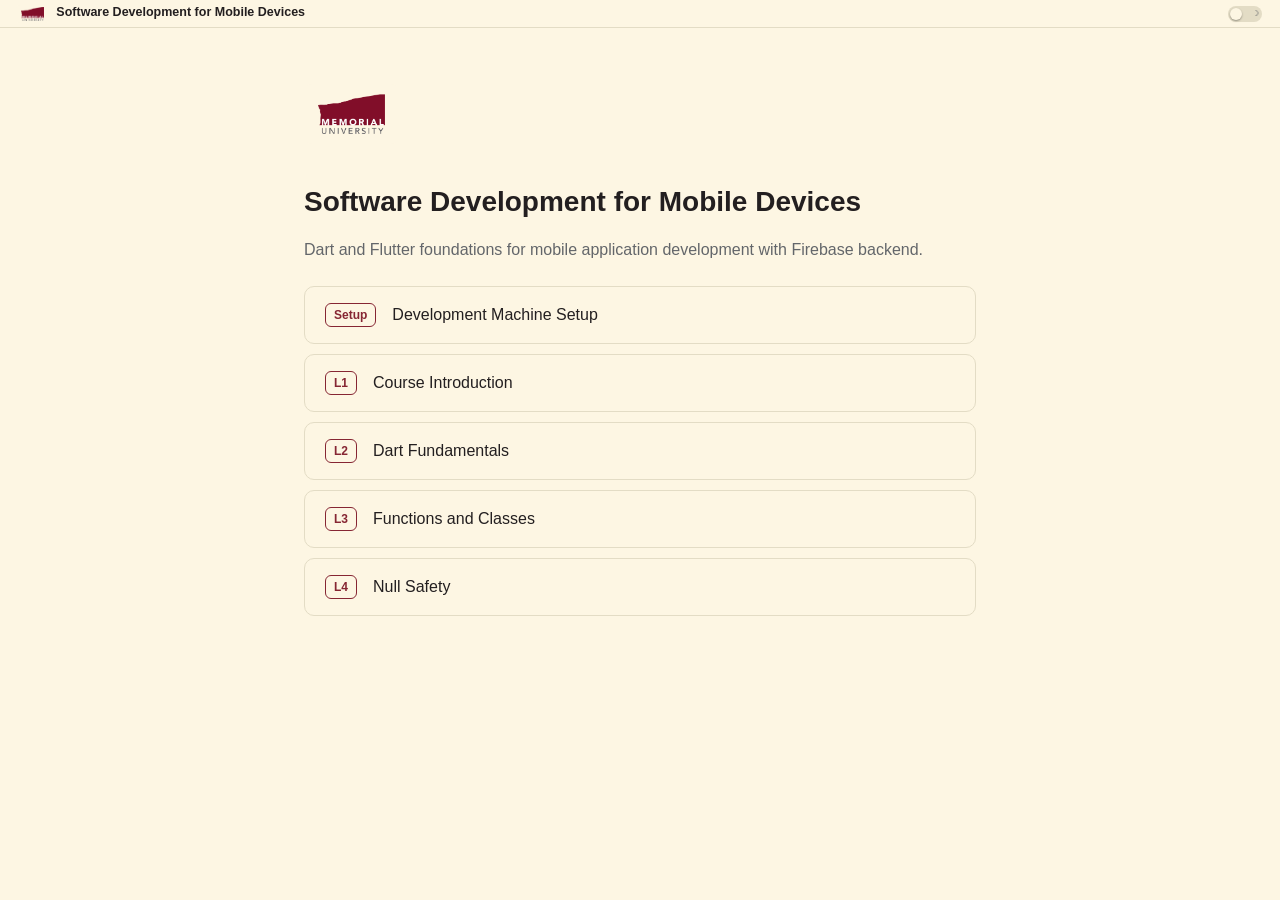
<file: index.html>
<!doctype html>
<html lang="en">
<head>
<meta charset="utf-8">
<meta name="viewport" content="width=device-width, initial-scale=1">
<title>Software Development for Mobile Devices</title>
<script>
(function () {
  try {
    var saved = localStorage.getItem('codelabs:theme');
    var theme = saved || 'light';
    document.documentElement.setAttribute('data-theme', theme);
  } catch (e) {}
})();
</script>
<link rel="stylesheet" href="assets/style.css">
</head>
<body>
<header class="topbar">
  <div class="topbar__left">
    <span class="topbar__crest"><img src="assets/img/mun-logo.png" alt="Memorial University" class="topbar__logo"></span>
    <span class="topbar__course">Software Development for Mobile Devices</span>
  </div>
  <div class="topbar__right">
    <button class="theme-switch" id="btn-theme" title="Toggle light / dark (T / D)" aria-pressed="false">
      <span class="theme-switch__track"><span class="theme-switch__thumb"></span></span>
    </button>
  </div>
</header>
<main class="content content--index">
  <div class="index__crest"><img src="assets/img/mun-logo.png" alt="Memorial University"></div>
  <h1>Software Development for Mobile Devices</h1>
  <p class="index__desc">Dart and Flutter foundations for mobile application development with Firebase backend.</p>
  <ul class="index__list">
    <li class="index__row"><a class="index__link" href="a01-development-machine-setup/index.html"><span class="index__lecture">Setup</span><span class="index__title">Development Machine Setup</span></a></li><li class="index__row"><a class="index__link" href="l01-course-introduction/index.html"><span class="index__lecture">L1</span><span class="index__title">Course Introduction</span></a></li><li class="index__row"><a class="index__link" href="l02-dart-fundamentals/index.html"><span class="index__lecture">L2</span><span class="index__title">Dart Fundamentals</span></a></li><li class="index__row"><a class="index__link" href="l03-functions-and-classes/index.html"><span class="index__lecture">L3</span><span class="index__title">Functions and Classes</span></a></li><li class="index__row"><a class="index__link" href="l04-null-safety/index.html"><span class="index__lecture">L4</span><span class="index__title">Null Safety</span></a></li>
  </ul>
</main>
<script src="assets/app.js"></script>
</body>
</html>
</file>
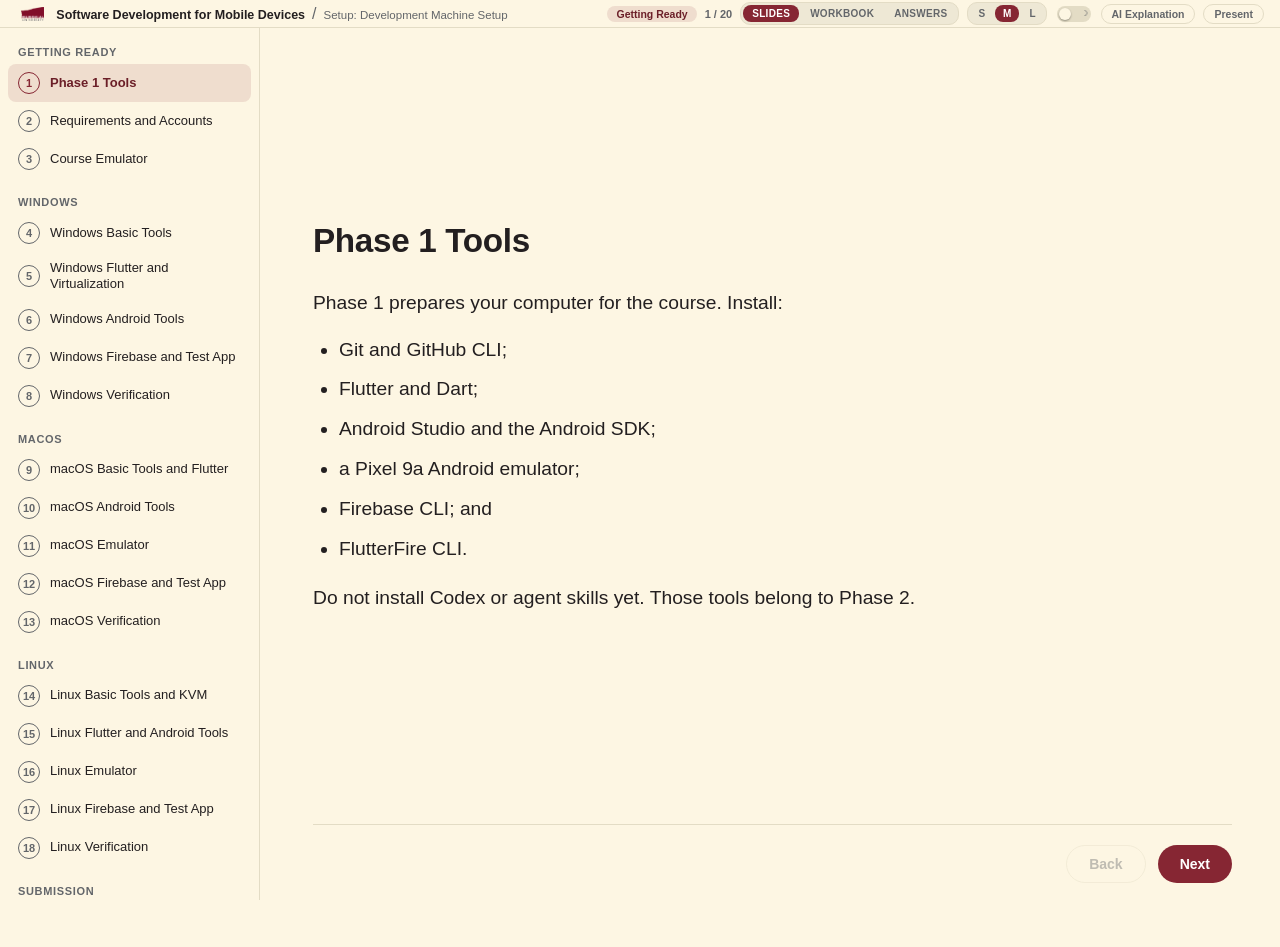
<file: a01-development-machine-setup/index.html>
<!doctype html>
<html lang="en">
<head>
<meta charset="utf-8">
<meta name="viewport" content="width=device-width, initial-scale=1">
<title>Development Machine Setup · Software Development for Mobile Devices</title>
<meta name="description" content="Phase 1: Flutter, Android, and Firebase">
<script>
(function () {
  try {
    var saved = localStorage.getItem('codelabs:theme');
    var theme = saved || 'light';
    document.documentElement.setAttribute('data-theme', theme);
  } catch (e) {}
})();
</script>
<script>
(function () {
  try {
    var saved = localStorage.getItem('codelabs:mode');
    var mode = (saved === 'workbook' || saved === 'answers') ? saved : 'slides';
    document.documentElement.setAttribute('data-mode', mode);
  } catch (e) {}
})();
</script>
<script>
(function () {
  try {
    var saved = localStorage.getItem('codelabs:fontsize');
    var size = (saved === 'small' || saved === 'large') ? saved : 'medium';
    document.documentElement.setAttribute('data-font-size', size);
  } catch (e) {}
})();
</script>
<link rel="stylesheet" href="../assets/style.css">
</head>
<body>
<header class="topbar">
  <div class="topbar__left">
    <button class="icon-btn icon-btn--menu" id="btn-sidebar-toggle" title="Contents" aria-expanded="false" aria-controls="sidebar">&#9776;</button>
    <span class="topbar__crest"><img src="../assets/img/mun-logo.png" alt="Memorial University" class="topbar__logo"></span>
    <a class="topbar__course" href="../index.html">Software Development for Mobile Devices</a>
    <span class="topbar__sep">/</span>
    <span class="topbar__title">Setup: Development Machine Setup</span>
  </div>
  <div class="topbar__right">
    <span class="topbar__arc" id="arc"></span>
    <span class="topbar__counter" id="counter"></span>
    <div class="mode-switch" id="mode-switch">
      <button class="mode-btn" data-mode-btn="slides" title="Slides -- teaching content only (S)">Slides</button>
      <button class="mode-btn" data-mode-btn="workbook" title="Workbook -- + questions, blank answers (W)">Workbook</button>
      <button class="mode-btn" data-mode-btn="answers" title="Workbook + Solutions (A)">Answers</button>
    </div>
    <div class="font-switch" id="font-switch">
      <button class="font-btn" data-font-btn="small" title="Small text">S</button>
      <button class="font-btn" data-font-btn="medium" title="Medium text">M</button>
      <button class="font-btn" data-font-btn="large" title="Large text (default)">L</button>
    </div>
    <button class="theme-switch" id="btn-theme" title="Toggle light / dark (T / D)" aria-pressed="false">
      <span class="theme-switch__track"><span class="theme-switch__thumb"></span></span>
    </button>
    <button class="icon-btn" id="btn-notes" title="Toggle AI Explanation (N)">AI Explanation</button>
    <button class="icon-btn" id="btn-present" title="Present, full screen (F)">Present</button>
  </div>
</header>

<div class="layout">
  <nav class="sidebar" id="sidebar">
    <div class="sidebar__arc">Getting Ready</div>
    <button class="sidebar__item" data-index="0" title="Phase 1 Tools"><span class="sidebar__bullet">1</span><span class="sidebar__label">Phase 1 Tools</span></button>
    <button class="sidebar__item" data-index="1" title="Requirements and Accounts"><span class="sidebar__bullet">2</span><span class="sidebar__label">Requirements and Accounts</span></button>
    <button class="sidebar__item" data-index="2" title="Course Emulator"><span class="sidebar__bullet">3</span><span class="sidebar__label">Course Emulator</span></button>
    <div class="sidebar__arc">Windows</div>
    <button class="sidebar__item" data-index="3" title="Windows Basic Tools"><span class="sidebar__bullet">4</span><span class="sidebar__label">Windows Basic Tools</span></button>
    <button class="sidebar__item" data-index="4" title="Windows Flutter and Virtualization"><span class="sidebar__bullet">5</span><span class="sidebar__label">Windows Flutter and Virtualization</span></button>
    <button class="sidebar__item" data-index="5" title="Windows Android Tools"><span class="sidebar__bullet">6</span><span class="sidebar__label">Windows Android Tools</span></button>
    <button class="sidebar__item" data-index="6" title="Windows Firebase and Test App"><span class="sidebar__bullet">7</span><span class="sidebar__label">Windows Firebase and Test App</span></button>
    <button class="sidebar__item" data-index="7" title="Windows Verification"><span class="sidebar__bullet">8</span><span class="sidebar__label">Windows Verification</span></button>
    <div class="sidebar__arc">macOS</div>
    <button class="sidebar__item" data-index="8" title="macOS Basic Tools and Flutter"><span class="sidebar__bullet">9</span><span class="sidebar__label">macOS Basic Tools and Flutter</span></button>
    <button class="sidebar__item" data-index="9" title="macOS Android Tools"><span class="sidebar__bullet">10</span><span class="sidebar__label">macOS Android Tools</span></button>
    <button class="sidebar__item" data-index="10" title="macOS Emulator"><span class="sidebar__bullet">11</span><span class="sidebar__label">macOS Emulator</span></button>
    <button class="sidebar__item" data-index="11" title="macOS Firebase and Test App"><span class="sidebar__bullet">12</span><span class="sidebar__label">macOS Firebase and Test App</span></button>
    <button class="sidebar__item" data-index="12" title="macOS Verification"><span class="sidebar__bullet">13</span><span class="sidebar__label">macOS Verification</span></button>
    <div class="sidebar__arc">Linux</div>
    <button class="sidebar__item" data-index="13" title="Linux Basic Tools and KVM"><span class="sidebar__bullet">14</span><span class="sidebar__label">Linux Basic Tools and KVM</span></button>
    <button class="sidebar__item" data-index="14" title="Linux Flutter and Android Tools"><span class="sidebar__bullet">15</span><span class="sidebar__label">Linux Flutter and Android Tools</span></button>
    <button class="sidebar__item" data-index="15" title="Linux Emulator"><span class="sidebar__bullet">16</span><span class="sidebar__label">Linux Emulator</span></button>
    <button class="sidebar__item" data-index="16" title="Linux Firebase and Test App"><span class="sidebar__bullet">17</span><span class="sidebar__label">Linux Firebase and Test App</span></button>
    <button class="sidebar__item" data-index="17" title="Linux Verification"><span class="sidebar__bullet">18</span><span class="sidebar__label">Linux Verification</span></button>
    <div class="sidebar__arc">Submission</div>
    <button class="sidebar__item" data-index="18" title="Verification and Submission"><span class="sidebar__bullet">19</span><span class="sidebar__label">Verification and Submission</span></button>
    <div class="sidebar__arc">References</div>
    <button class="sidebar__item" data-index="19" title="Setup Documentation"><span class="sidebar__bullet">20</span><span class="sidebar__label">Setup Documentation</span></button>
  </nav>
  <div class="sidebar-scrim" id="sidebar-scrim"></div>
  <div class="resizer resizer--sidebar" id="sidebar-resizer" role="separator"
       aria-orientation="vertical" tabindex="0"
       title="Drag to resize, double-click to collapse"></div>

  <main class="content">
    <div class="steps" id="steps">
      <section class="step" data-index="0">
  <h2 class="step__title">Phase 1 Tools</h2>
  <div class="step__body">
    <div class="docblock docblock--outcomes">
      <div class="docblock__label">Learning outcomes</div>
      <div class="docblock__body"><p>When setup is complete, you should be able to create, analyze, test, run, and build a Flutter application on the course emulator.</p></div>
    </div><p>Phase 1 prepares your computer for the course. Install:</p>
<ul><li>Git and GitHub CLI;</li><li>Flutter and Dart;</li><li>Android Studio and the Android SDK;</li><li>a Pixel 9a Android emulator;</li><li>Firebase CLI; and</li><li>FlutterFire CLI.</li></ul>
<p>Do not install Codex or agent skills yet. Those tools belong to Phase 2.</p>
  </div>
  
</section>
    <section class="step" data-index="1">
  <h2 class="step__title">Requirements and Accounts</h2>
  <div class="step__body">
    <div class="table-wrap"><table><thead><tr><th>System</th><th>Supported computer</th></tr></thead><tbody><tr><td>Windows</td><td>64-bit Intel or AMD, Windows 10 or 11</td></tr><tr><td>macOS</td><td>Apple silicon or Intel Mac</td></tr><tr><td>Linux</td><td>64-bit Intel or AMD, Ubuntu or Debian</td></tr></tbody></table></div>
<p>For every system:</p>
<ul><li>8 GB memory minimum, with 16 GB recommended;</li><li>at least 35 GB free storage;</li><li>a Google account; and</li><li>a GitHub account.</li></ul>
<p>Windows on ARM and Linux on ARM are not supported by Android Studio for this setup.</p>
  </div>
  
</section>
    <section class="step" data-index="2">
  <h2 class="step__title">Course Emulator</h2>
  <div class="step__body">
    <p>Create one Android Virtual Device with this configuration:</p>
<div class="table-wrap"><table><thead><tr><th>Setting</th><th>Required value</th></tr></thead><tbody><tr><td>Name</td><td><code>Pixel_9a_API_36</code> or <code>Pixel_9a_API_37</code>, matching the image</td></tr><tr><td>Device</td><td>Pixel 9a</td></tr><tr><td>Android version</td><td>Android 16 or Android 17</td></tr><tr><td>API level</td><td>36 or 37, matching the Android version</td></tr><tr><td>Image</td><td>Google Play</td></tr></tbody></table></div>
<p>Use ARM64 on an Apple silicon Mac. Use x86_64 on Windows, Linux, and an Intel Mac.</p>
  </div>
  
</section>
    <section class="step" data-index="3">
  <h2 class="step__title">Windows Basic Tools</h2>
  <div class="step__body">
    <p>Download and install:</p>
<ul><li><a href="https://git-scm.com/download/win" target="_blank" rel="noopener">Git</a></li><li><a href="https://cli.github.com/" target="_blank" rel="noopener">GitHub CLI</a></li><li><a href="https://nodejs.org/en/download" target="_blank" rel="noopener">Current Node.js LTS</a></li><li><a href="https://adoptium.net/" target="_blank" rel="noopener">Eclipse Temurin Java 21</a></li></ul>
<p>During Java installation, set <code>JAVA_HOME</code> and add Java to <code>Path</code>. Reopen PowerShell, then run:</p>
<pre class="code-block" data-lang="powershell"><code>git --version
gh --version
node --version
npm --version
java --version</code></pre>
  </div>
  
</section>
    <section class="step" data-index="4">
  <h2 class="step__title">Windows Flutter and Virtualization</h2>
  <div class="step__body">
    <p>Download the current stable Flutter SDK from <a href="https://docs.flutter.dev/install" target="_blank" rel="noopener">Flutter installation</a>. Extract it to:</p>
<pre class="code-block" data-lang="text"><code>C:\src\flutter</code></pre>
<p>Add these folders to your user <code>Path</code>:</p>
<pre class="code-block" data-lang="text"><code>C:\src\flutter\bin
%LOCALAPPDATA%\Pub\Cache\bin</code></pre>
<p>Do not put Flutter in Program Files or OneDrive.</p>
  </div>
  
</section>
    <section class="step" data-index="5">
  <h2 class="step__title">Windows Android Tools</h2>
  <div class="step__body">
    <p>Install the current stable <a href="https://developer.android.com/studio" target="_blank" rel="noopener">Android Studio</a> and finish its setup wizard.</p>
<p>Open <code>File -&gt; Settings -&gt; Languages &amp; Frameworks -&gt; Android SDK</code>. Install:</p>
<ul><li>one stable Android platform: Android 16 (API 36) or Android 17 (API 37);</li><li>Android SDK Build-Tools and Platform-Tools;</li><li>Android SDK Command-line Tools (latest);</li><li>Android Emulator;</li><li>CMake; and</li><li>NDK (Side by side).</li></ul>
  </div>
  
</section>
    <section class="step" data-index="6">
  <h2 class="step__title">Windows Firebase and Test App</h2>
  <div class="step__body">
    <p>Install the Firebase tools and sign in:</p>
<pre class="code-block" data-lang="powershell"><code>npm install --global firebase-tools
dart pub global activate flutterfire_cli
firebase --version
flutterfire --version
firebase login
firebase projects:list</code></pre>
<p>Create the test application:</p>
<pre class="code-block" data-lang="powershell"><code>New-Item -ItemType Directory -Force C:\dev\course
Set-Location C:\dev\course
flutter create --org com.yourname hello_flutter
Set-Location hello_flutter
flutter pub get
flutter analyze
flutter test</code></pre>
  </div>
  
</section>
    <section class="step" data-index="7">
  <h2 class="step__title">Windows Verification</h2>
  <div class="step__body">
    <p>Keep the emulator running and open PowerShell in:</p>
<pre class="code-block" data-lang="text"><code>C:\dev\course\hello_flutter</code></pre>
<p>Run this complete block:</p>
<pre class="code-block" data-lang="powershell"><code>$ProjectDir = (Get-Location).Path
if (-not (Test-Path -LiteralPath (Join-Path $ProjectDir &quot;pubspec.yaml&quot;))) {
    throw &quot;Open PowerShell in your hello_flutter project folder, then run this block again. Current folder: $ProjectDir&quot;
}
$LogDir = Join-Path $ProjectDir &quot;setup_logs&quot;
New-Item -ItemType Directory -Path $LogDir -Force -ErrorAction Stop | Out-Null
$Log = Join-Path $LogDir &quot;phase1_windows_setup.txt&quot;
&amp; {
Write-Output &quot;PHASE 1 WINDOWS SETUP CHECK&quot;
Get-Date
Get-ComputerInfo | Select-Object WindowsProductName, WindowsVersion, OsArchitecture, CsTotalPhysicalMemory
git --version
gh auth status
node --version
npm --version
java --version
flutter --version
dart --version
flutter doctor -v
flutter emulators
flutter devices
adb -e emu avd name
adb -e shell getprop ro.build.version.release
adb -e shell getprop ro.build.version.sdk
firebase --version
firebase projects:list
flutterfire --version
flutter analyze
flutter test
flutter build apk --debug
} *&gt;&amp;1 | Tee-Object -FilePath $Log -ErrorAction Stop
if (-not (Test-Path -LiteralPath $Log -PathType Leaf) -or
    (Get-Item -LiteralPath $Log).Length -eq 0) {
    throw &quot;The log is missing or empty: $Log&quot;
}
Write-Output &quot;Log saved to: $Log&quot;</code></pre>
<p>The last line prints the full path to <code>phase1_windows_setup.txt</code>. Open it with <code>notepad $Log</code>. If the block stops before that line, read the PowerShell error and check the displayed current folder.</p>
<p>Before submitting, check that the running emulator reports either Android 16, API 36, <code>Pixel_9a_API_36</code> or Android 17, API 37, <code>Pixel_9a_API_37</code>. Also check for no Android toolchain error, successful analysis, tests, and APK build, and signed-in GitHub and Firebase accounts. Remove any secrets from the log.</p>
  </div>
  
</section>
    <section class="step" data-index="8">
  <h2 class="step__title">macOS Basic Tools and Flutter</h2>
  <div class="step__body">
    <p>Install <a href="https://brew.sh/" target="_blank" rel="noopener">Homebrew</a> if <code>brew --version</code> does not work. Then run:</p>
<pre class="code-block" data-lang="bash"><code>brew update
brew install git gh node
brew install --cask temurin@21</code></pre>
<p>Set your Git identity and sign in:</p>
<pre class="code-block" data-lang="bash"><code>git config --global user.name &quot;Your Name&quot;
git config --global user.email &quot;your.email@example.com&quot;
gh auth login --web
gh auth status</code></pre>
  </div>
  
</section>
    <section class="step" data-index="9">
  <h2 class="step__title">macOS Android Tools</h2>
  <div class="step__body">
    <p>Download the matching Apple silicon or Intel version of <a href="https://developer.android.com/studio" target="_blank" rel="noopener">Android Studio</a>. Move it to Applications and finish its setup wizard.</p>
<p>Open <code>Android Studio -&gt; Settings -&gt; Languages &amp; Frameworks -&gt; Android SDK</code>. Install:</p>
<ul><li>one stable Android platform: Android 16 (API 36) or Android 17 (API 37);</li><li>Android SDK Build-Tools and Platform-Tools;</li><li>Android SDK Command-line Tools (latest);</li><li>Android Emulator;</li><li>CMake; and</li><li>NDK (Side by side).</li></ul>
  </div>
  
</section>
    <section class="step" data-index="10">
  <h2 class="step__title">macOS Emulator</h2>
  <div class="step__body">
    <p>Open <code>Tools -&gt; Device Manager</code> and create the course emulator.</p>
<div class="table-wrap"><table><thead><tr><th>Mac</th><th>System image</th></tr></thead><tbody><tr><td>Apple silicon</td><td>Android 16, API 36, or Android 17, API 37; Google Play; ARM64</td></tr><tr><td>Intel</td><td>Android 16, API 36, or Android 17, API 37; Google Play; x86_64</td></tr></tbody></table></div>
<p>Set the AVD name to <code>Pixel_9a_API_36</code> or <code>Pixel_9a_API_37</code> to match the chosen image, then wait for the Android home screen.</p>
  </div>
  
</section>
    <section class="step" data-index="11">
  <h2 class="step__title">macOS Firebase and Test App</h2>
  <div class="step__body">
    <p>Install the Firebase tools and create the test application:</p>
<pre class="code-block" data-lang="bash"><code>npm install --global firebase-tools
dart pub global activate flutterfire_cli
firebase --version
flutterfire --version
firebase login
firebase projects:list
mkdir -p &quot;$HOME/development/course&quot;
cd &quot;$HOME/development/course&quot;
flutter create --org com.yourname hello_flutter
cd hello_flutter
flutter pub get
flutter analyze
flutter test</code></pre>
  </div>
  
</section>
    <section class="step" data-index="12">
  <h2 class="step__title">macOS Verification</h2>
  <div class="step__body">
    <p>Keep the emulator running and open Terminal in the <code>hello_flutter</code> folder.</p>
<p>Run this complete block:</p>
<pre class="code-block" data-lang="bash"><code>mkdir -p setup_logs
LOG=&quot;setup_logs/phase1_macos_setup.txt&quot;
{
  echo &quot;PHASE 1 MACOS SETUP CHECK&quot;
  date
  sw_vers
  uname -m
  git --version
  gh auth status
  node --version
  npm --version
  java --version
  flutter --version
  dart --version
  flutter doctor -v
  flutter emulators
  flutter devices
  adb -e emu avd name
  adb -e shell getprop ro.build.version.release
  adb -e shell getprop ro.build.version.sdk
  firebase --version
  firebase projects:list
  flutterfire --version
  flutter analyze
  flutter test
  flutter build apk --debug
} 2&gt;&amp;1 | tee &quot;$LOG&quot;</code></pre>
<p>This creates <code>setup_logs/phase1_macos_setup.txt</code>. Open it with <code>open "$LOG"</code>.</p>
<p>Before submitting, check that the running emulator reports either Android 16, API 36, <code>Pixel_9a_API_36</code> or Android 17, API 37, <code>Pixel_9a_API_37</code>. Also check for no Android toolchain error, successful analysis, tests, and APK build, and signed-in GitHub and Firebase accounts. Remove any secrets from the log.</p>
  </div>
  
</section>
    <section class="step" data-index="13">
  <h2 class="step__title">Linux Basic Tools and KVM</h2>
  <div class="step__body">
    <p>These commands are for Ubuntu or Debian on a 64-bit Intel or AMD computer:</p>
<pre class="code-block" data-lang="bash"><code>sudo apt-get update
sudo apt-get install -y curl git unzip xz-utils zip libglu1-mesa
sudo apt-get install -y openjdk-21-jdk qemu-kvm cpu-checker
sudo apt-get install -y libc6:i386 libncurses5:i386 libstdc++6:i386 lib32z1 libbz2-1.0:i386</code></pre>
<p>Install <a href="https://github.com/cli/cli/blob/trunk/docs/install_linux.md" target="_blank" rel="noopener">GitHub CLI</a> and the <a href="https://nodejs.org/en/download" target="_blank" rel="noopener">current Node.js LTS</a>. Use one Node installation method only.</p>
  </div>
  
</section>
    <section class="step" data-index="14">
  <h2 class="step__title">Linux Flutter and Android Tools</h2>
  <div class="step__body">
    <p>Download stable Flutter from <a href="https://docs.flutter.dev/install" target="_blank" rel="noopener">Flutter installation</a> and extract it to <code>/home/your-name/development/flutter</code>.</p>
<p>Add this line to <code>~/.bashrc</code>, or to the profile used by your shell:</p>
<pre class="code-block" data-lang="bash"><code>export PATH=&quot;$HOME/development/flutter/bin:$HOME/.pub-cache/bin:$PATH&quot;</code></pre>
<p>Reopen Terminal, then run <code>which flutter</code>, <code>flutter channel stable</code>, <code>flutter upgrade</code>, <code>flutter --version</code>, and <code>dart --version</code>.</p>
  </div>
  
</section>
    <section class="step" data-index="15">
  <h2 class="step__title">Linux Emulator</h2>
  <div class="step__body">
    <p>Open <code>Tools -&gt; Device Manager</code> and choose Pixel 9a with:</p>
<ul><li>Android 16, API 36, or Android 17, API 37;</li><li>Google Play; and</li><li>x86_64.</li></ul>
<p>Set the AVD name to <code>Pixel_9a_API_36</code> or <code>Pixel_9a_API_37</code> to match the chosen image, then wait for the Android home screen.</p>
  </div>
  
</section>
    <section class="step" data-index="16">
  <h2 class="step__title">Linux Firebase and Test App</h2>
  <div class="step__body">
    <p>Install the Firebase tools and create the test application:</p>
<pre class="code-block" data-lang="bash"><code>npm install --global firebase-tools
dart pub global activate flutterfire_cli
firebase --version
flutterfire --version
firebase login
firebase projects:list
mkdir -p &quot;$HOME/development/course&quot;
cd &quot;$HOME/development/course&quot;
flutter create --org com.yourname hello_flutter
cd hello_flutter
flutter pub get
flutter analyze
flutter test</code></pre>
  </div>
  
</section>
    <section class="step" data-index="17">
  <h2 class="step__title">Linux Verification</h2>
  <div class="step__body">
    <p>Keep the emulator running and open Terminal in the <code>hello_flutter</code> folder.</p>
<p>Run this complete block:</p>
<pre class="code-block" data-lang="bash"><code>mkdir -p setup_logs
LOG=&quot;setup_logs/phase1_linux_setup.txt&quot;
{
  echo &quot;PHASE 1 LINUX SETUP CHECK&quot;
  date
  uname -a
  grep MemTotal /proc/meminfo
  git --version
  gh auth status
  node --version
  npm --version
  java --version
  flutter --version
  dart --version
  flutter doctor -v
  flutter emulators
  flutter devices
  adb -e emu avd name
  adb -e shell getprop ro.build.version.release
  adb -e shell getprop ro.build.version.sdk
  firebase --version
  firebase projects:list
  flutterfire --version
  flutter analyze
  flutter test
  flutter build apk --debug
} 2&gt;&amp;1 | tee &quot;$LOG&quot;</code></pre>
<p>This creates <code>setup_logs/phase1_linux_setup.txt</code>. Open it with your normal text editor, such as <code>xdg-open "$LOG"</code>.</p>
<p>Before submitting, check that the running emulator reports either Android 16, API 36, <code>Pixel_9a_API_36</code> or Android 17, API 37, <code>Pixel_9a_API_37</code>. Also check for no Android toolchain error, successful analysis, tests, and APK build, and signed-in GitHub and Firebase accounts. Remove any secrets from the log.</p>
  </div>
  
</section>
    <section class="step" data-index="18">
  <h2 class="step__title">Verification and Submission</h2>
  <div class="step__body">
    <p>Before submitting, confirm that the log shows:</p>
<ul><li>Android 16 with API 36 or Android 17 with API 37;</li><li>a matching emulator name, <code>Pixel_9a_API_36</code> or <code>Pixel_9a_API_37</code>;</li><li>no Android toolchain error;</li><li>successful <code>flutter analyze</code> and <code>flutter test</code>;</li><li>a successful debug APK build; and</li><li>signed-in GitHub and Firebase accounts.</li></ul>
<p>Submit only your operating system's Phase 1 setup log to Brightspace.</p>
  </div>
  
</section>
    <section class="step" data-index="19">
  <h2 class="step__title">Setup Documentation</h2>
  <div class="step__body">
    <ul><li><a href="https://docs.flutter.dev/platform-integration/android/setup" target="_blank" rel="noopener">Flutter Android setup</a></li><li><a href="https://developer.android.com/studio/run/managing-avds" target="_blank" rel="noopener">Android virtual devices</a></li><li><a href="https://firebase.google.com/docs/cli" target="_blank" rel="noopener">Firebase CLI</a></li><li><a href="https://firebase.google.com/docs/flutter/setup" target="_blank" rel="noopener">FlutterFire</a></li></ul>
  </div>
  
</section>
    </div>

    <div class="stepnav">
      <button class="btn btn--ghost" id="btn-back">Back</button>
      <button class="btn btn--primary" id="btn-next">Next</button>
    </div>
  </main>
</div>

<aside class="notes-panel" id="notes-panel">
  <div class="resizer resizer--notes" id="notes-resizer" role="separator"
       aria-orientation="vertical" tabindex="0" title="Drag to resize"></div>
  <div class="notes-panel__header">
    <span>AI Explanation</span>
    <button class="icon-btn icon-btn--close" id="btn-notes-close" title="Close (N)">Close</button>
  </div>
  <div class="notes-panel__body" id="notes-body">
    <div class="note" data-index="0">
  <h3 class="note__title">Phase 1 Tools</h3>
  <p>Follow only the section for your operating system. Use PowerShell on Windows and a normal terminal on macOS or Linux.</p>
<p>Several downloads are large. Start early enough to resolve installation, account, or virtualization problems before the submission deadline.</p>
<p>The three operating-system sections lead to the same result. Their commands differ because installation paths, package managers, and virtualization support differ.</p>
</div>
    <div class="note" data-index="1">
  <h3 class="note__title">Requirements and Accounts</h3>
  <p>Linux setup also requires permission to use <code>sudo</code>. Windows students should use PowerShell for every command in this guide.</p>
<p>The Android emulator uses a large part of the recommended memory. A computer with 8 GB can meet the stated minimum, but 16 GB should provide a smoother experience while Android Studio and the emulator run together.</p>
<p>Use course accounts that you can access throughout the term. The final verification checks both GitHub and Firebase sign-in.</p>
</div>
    <div class="note" data-index="2">
  <h3 class="note__title">Course Emulator</h3>
  <p>Do not choose a Beta, Preview, Canary, or QPR Beta system image. Keep graphics acceleration on Hardware or Automatic.</p>
<p>If Pixel 9a is missing from Device Manager, update Android Studio and Android Emulator. If it is still missing, create a hardware profile named <code>Pixel 9a Course</code> with a 6.3-inch screen, 1080 x 2424 resolution, 4096 MB RAM, and 420 dpi density.</p>
<p>The virtual-device name matters because the verification log checks it. Wait for the Android home screen before running the Flutter application.</p>
</div>
    <div class="note" data-index="3">
  <h3 class="note__title">Windows Basic Tools</h3>
  <p>Configure Git with your own name and email, then sign in to GitHub:</p>
<pre class="code-block" data-lang="powershell"><code>git config --global user.name &quot;Your Name&quot;
git config --global user.email &quot;your.email@example.com&quot;
gh auth login --web
gh auth status</code></pre>
<p>Finish the GitHub sign-in page in your browser. The final <code>gh auth status</code> command should identify the account that you intend to use for the course.</p>
</div>
    <div class="note" data-index="4">
  <h3 class="note__title">Windows Flutter and Virtualization</h3>
  <p>Reopen PowerShell and check Flutter:</p>
<pre class="code-block" data-lang="powershell"><code>where.exe flutter
flutter channel stable
flutter upgrade
flutter --version
dart --version</code></pre>
<p>Open <code>Task Manager -&gt; Performance -&gt; CPU</code> and confirm that it reports <code>Virtualization: Enabled</code>. If it is disabled, enable Intel VT-x, AMD-V, or SVM in BIOS or UEFI.</p>
<p>Enable Windows Hypervisor Platform in Windows Features, then restart Windows.</p>
</div>
    <div class="note" data-index="5">
  <h3 class="note__title">Windows Android Tools</h3>
  <p>Click Apply and wait for every download to finish. Then accept the Android licenses:</p>
<pre class="code-block" data-lang="powershell"><code>flutter doctor --android-licenses
flutter doctor -v</code></pre>
<p>Read each license and type <code>y</code> when you agree. The Android toolchain and Android Studio sections should not show an error. Warnings for other platforms can be ignored.</p>
<p>In <code>Tools -&gt; Device Manager</code>, create the course emulator using the common configuration at the beginning of this guide. Windows uses the x86_64 Google Play image.</p>
</div>
    <div class="note" data-index="6">
  <h3 class="note__title">Windows Firebase and Test App</h3>
  <p>Use the Google account for this course. A Firebase-enabled Flutter project will later use:</p>
<pre class="code-block" data-lang="powershell"><code>flutterfire configure --platforms=android
firebase init emulators
firebase emulators:start</code></pre>
<p>Start the Pixel 9a emulator you created, list the available devices, and run the test app:</p>
<pre class="code-block" data-lang="powershell"><code>flutter devices
flutter run -d &lt;emulator-device-id&gt;</code></pre>
<p>Replace <code>&lt;emulator-device-id&gt;</code> with the ID printed by <code>flutter devices</code>. It often looks like <code>emulator-5554</code>. Press <code>q</code> to stop the app, then run <code>flutter build apk --debug</code>.</p>
</div>
    <div class="note" data-index="7">
  <h3 class="note__title">Windows Verification</h3>
  <p>Do not submit passwords, access tokens, recovery codes, private keys, or Firebase service-account files. If a check fails, correct the installation and run the complete block again. Use a PowerShell terminal, not Command Prompt, because this block uses PowerShell syntax.</p>
</div>
    <div class="note" data-index="8">
  <h3 class="note__title">macOS Basic Tools and Flutter</h3>
  <p>Check the installed tools:</p>
<pre class="code-block" data-lang="bash"><code>git --version
gh --version
node --version
npm --version
java --version</code></pre>
<p>Download stable Flutter from <a href="https://docs.flutter.dev/install" target="_blank" rel="noopener">Flutter installation</a>. Choose the Apple silicon download for an M-series Mac and the Intel download for an Intel Mac. Extract it to <code>/Users/your-name/development/flutter</code>.</p>
<p>Add this line to <code>~/.zprofile</code>:</p>
<pre class="code-block" data-lang="bash"><code>export PATH=&quot;$HOME/development/flutter/bin:$HOME/.pub-cache/bin:$PATH&quot;</code></pre>
<p>Reopen Terminal, then run <code>which flutter</code>, <code>flutter channel stable</code>, <code>flutter upgrade</code>, <code>flutter --version</code>, and <code>dart --version</code>.</p>
</div>
    <div class="note" data-index="9">
  <h3 class="note__title">macOS Android Tools</h3>
  <p>Click Apply and wait for every download to finish. Then run:</p>
<pre class="code-block" data-lang="bash"><code>flutter doctor --android-licenses
flutter doctor -v</code></pre>
<p>Read each license and type <code>y</code> when you agree. The Android toolchain and Android Studio sections should not show an error. Warnings for other platforms can be ignored.</p>
</div>
    <div class="note" data-index="10">
  <h3 class="note__title">macOS Emulator</h3>
  <p>If the Pixel 9a device is missing, use the fallback hardware profile described at the beginning of this guide.</p>
<p>Do not select a Beta, Preview, Canary, or QPR Beta image. Keep graphics acceleration on Hardware or Automatic.</p>
<p>The system-image architecture must match the Mac. An Intel image is not the correct choice for an Apple silicon Mac.</p>
</div>
    <div class="note" data-index="11">
  <h3 class="note__title">macOS Firebase and Test App</h3>
  <p>Start the Pixel 9a emulator you created, then run:</p>
<pre class="code-block" data-lang="bash"><code>flutter devices
flutter run -d &lt;emulator-device-id&gt;</code></pre>
<p>Replace the placeholder with the ID printed by <code>flutter devices</code>. Press <code>q</code> to stop the app, then run <code>flutter build apk --debug</code>.</p>
<p>A Firebase-enabled Flutter project will later use <code>flutterfire configure --platforms=android</code>. A project using local Firebase emulators will use <code>firebase init emulators</code> followed by <code>firebase emulators:start</code>.</p>
</div>
    <div class="note" data-index="12">
  <h3 class="note__title">macOS Verification</h3>
  <p>Do not submit passwords, access tokens, recovery codes, private keys, or Firebase service-account files. If a check fails, correct the installation and run the complete block again.</p>
</div>
    <div class="note" data-index="13">
  <h3 class="note__title">Linux Basic Tools and KVM</h3>
  <p>Reopen Terminal, check the tools, configure Git with your own name and email, and sign in:</p>
<pre class="code-block" data-lang="bash"><code>git --version
gh --version
node --version
npm --version
java --version
git config --global user.name &quot;Your Name&quot;
git config --global user.email &quot;your.email@example.com&quot;
gh auth login --web
gh auth status</code></pre>
<p>Check virtualization:</p>
<pre class="code-block" data-lang="bash"><code>egrep -c &#x27;(vmx|svm)&#x27; /proc/cpuinfo
kvm-ok
sudo usermod -aG kvm &quot;$USER&quot;</code></pre>
<p>The first command should print a number greater than zero, and <code>kvm-ok</code> should report that acceleration can be used. Enable VT-x, AMD-V, or SVM in BIOS or UEFI if needed. Log out and back in after changing the KVM group. Do not run Android Studio or the emulator as root.</p>
</div>
    <div class="note" data-index="14">
  <h3 class="note__title">Linux Flutter and Android Tools</h3>
  <p>Download <a href="https://developer.android.com/studio" target="_blank" rel="noopener">Android Studio</a>, follow Google's Linux installation instructions, and finish its setup wizard.</p>
<p>Under <code>Settings -&gt; Languages &amp; Frameworks -&gt; Android SDK</code>, install one stable platform, Android 16 API 36 or Android 17 API 37, plus Build-Tools, Command-line Tools, Emulator, Platform-Tools, CMake, and NDK.</p>
<p>Click Apply, then run:</p>
<pre class="code-block" data-lang="bash"><code>flutter doctor --android-licenses
flutter doctor -v</code></pre>
<p>Read each license and type <code>y</code> when you agree. The Android toolchain and Android Studio sections should not show an error. Warnings for other platforms can be ignored.</p>
</div>
    <div class="note" data-index="15">
  <h3 class="note__title">Linux Emulator</h3>
  <p>If the Pixel 9a device is missing, use the fallback hardware profile described at the beginning of this guide.</p>
<p>Do not select a Beta, Preview, Canary, or QPR Beta image. Keep graphics acceleration on Hardware or Automatic.</p>
<p>If the emulator does not start, recheck <code>kvm-ok</code> and your KVM group membership before changing the emulator configuration.</p>
</div>
    <div class="note" data-index="16">
  <h3 class="note__title">Linux Firebase and Test App</h3>
  <p>Start the Pixel 9a emulator you created, then run:</p>
<pre class="code-block" data-lang="bash"><code>flutter devices
flutter run -d &lt;emulator-device-id&gt;</code></pre>
<p>Replace the placeholder with the ID printed by <code>flutter devices</code>. Press <code>q</code> to stop the app, then run <code>flutter build apk --debug</code>.</p>
<p>A Firebase-enabled Flutter project will later use <code>flutterfire configure --platforms=android</code>. A project using local Firebase emulators will use <code>firebase init emulators</code> followed by <code>firebase emulators:start</code>.</p>
</div>
    <div class="note" data-index="17">
  <h3 class="note__title">Linux Verification</h3>
  <p>Do not submit passwords, access tokens, recovery codes, private keys, or Firebase service-account files. If a check fails, correct the installation and run the complete block again.</p>
</div>
    <div class="note" data-index="18">
  <h3 class="note__title">Verification and Submission</h3>
  <p>The three log filenames are:</p>
<ul><li>Windows: <code>phase1_windows_setup.txt</code></li><li>macOS: <code>phase1_macos_setup.txt</code></li><li>Linux: <code>phase1_linux_setup.txt</code></li></ul>
<p>Open the file and read it before submitting. Command logs can contain more information than expected. Remove secrets rather than submitting passwords, tokens, recovery codes, private keys, or service-account files.</p>
<p>If a check fails, return to the matching setup slide and correct the installation before creating the final log.</p>
</div>
    <div class="note" data-index="19">
  <h3 class="note__title">Setup Documentation</h3>
  <p>Use the documentation when an installation step or command behaves differently on your computer. The verification commands themselves are on the Windows, macOS, and Linux verification slides.</p>
</div>
  </div>
</aside>

<script>window.__ARC_NAMES__ = ["Getting Ready", "Getting Ready", "Getting Ready", "Windows", "Windows", "Windows", "Windows", "Windows", "macOS", "macOS", "macOS", "macOS", "macOS", "Linux", "Linux", "Linux", "Linux", "Linux", "Submission", "References"];</script>
<script src="../assets/app.js"></script>
</body>
</html>
</file>
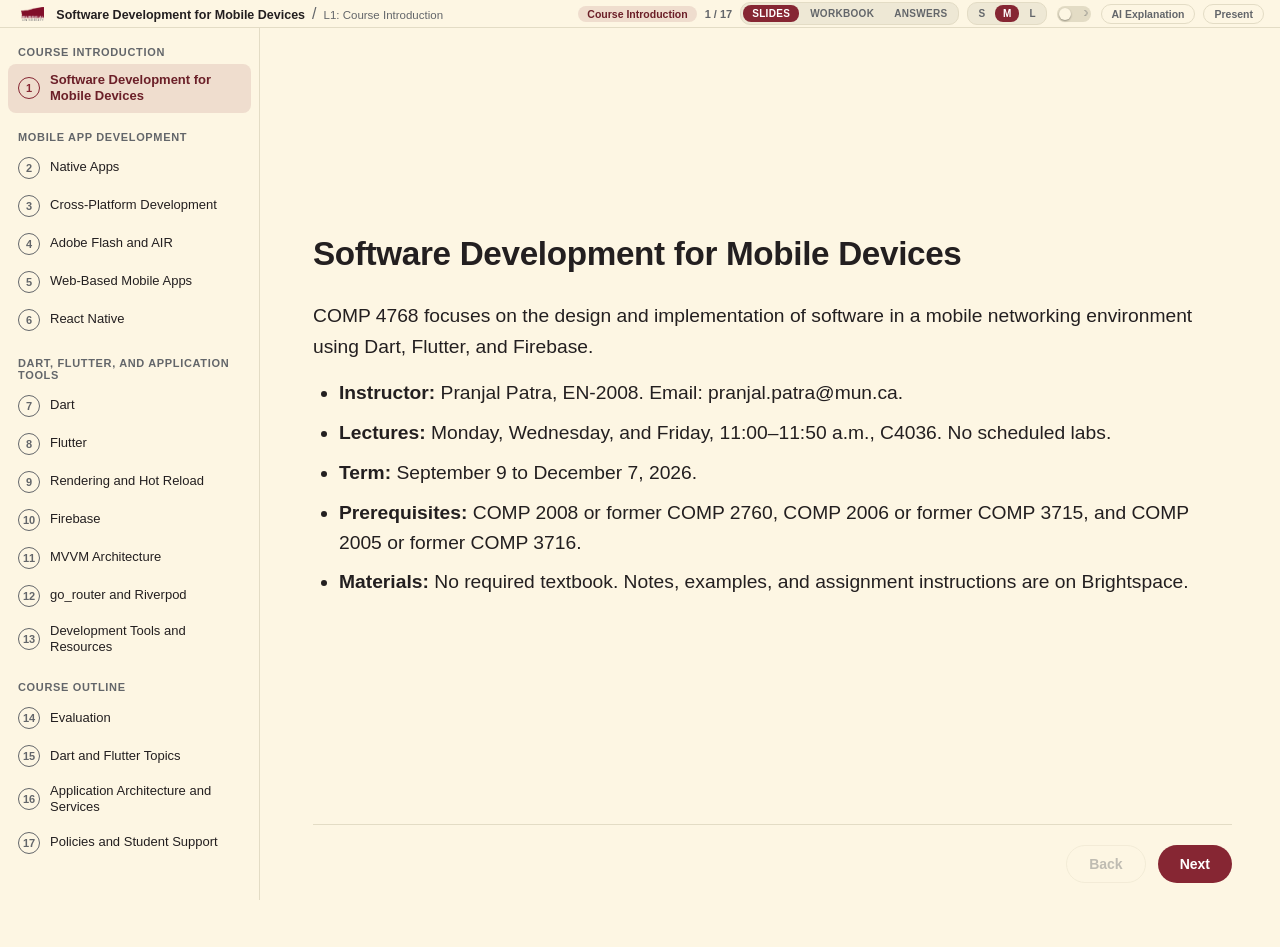
<file: l01-course-introduction/index.html>
<!doctype html>
<html lang="en">
<head>
<meta charset="utf-8">
<meta name="viewport" content="width=device-width, initial-scale=1">
<title>Course Introduction · Software Development for Mobile Devices</title>
<meta name="description" content="COMP 4768, Fall 2026">
<script>
(function () {
  try {
    var saved = localStorage.getItem('codelabs:theme');
    var theme = saved || 'light';
    document.documentElement.setAttribute('data-theme', theme);
  } catch (e) {}
})();
</script>
<script>
(function () {
  try {
    var saved = localStorage.getItem('codelabs:mode');
    var mode = (saved === 'workbook' || saved === 'answers') ? saved : 'slides';
    document.documentElement.setAttribute('data-mode', mode);
  } catch (e) {}
})();
</script>
<script>
(function () {
  try {
    var saved = localStorage.getItem('codelabs:fontsize');
    var size = (saved === 'small' || saved === 'large') ? saved : 'medium';
    document.documentElement.setAttribute('data-font-size', size);
  } catch (e) {}
})();
</script>
<link rel="stylesheet" href="../assets/style.css">
</head>
<body>
<header class="topbar">
  <div class="topbar__left">
    <button class="icon-btn icon-btn--menu" id="btn-sidebar-toggle" title="Contents" aria-expanded="false" aria-controls="sidebar">&#9776;</button>
    <span class="topbar__crest"><img src="../assets/img/mun-logo.png" alt="Memorial University" class="topbar__logo"></span>
    <a class="topbar__course" href="../index.html">Software Development for Mobile Devices</a>
    <span class="topbar__sep">/</span>
    <span class="topbar__title">L1: Course Introduction</span>
  </div>
  <div class="topbar__right">
    <span class="topbar__arc" id="arc"></span>
    <span class="topbar__counter" id="counter"></span>
    <div class="mode-switch" id="mode-switch">
      <button class="mode-btn" data-mode-btn="slides" title="Slides -- teaching content only (S)">Slides</button>
      <button class="mode-btn" data-mode-btn="workbook" title="Workbook -- + questions, blank answers (W)">Workbook</button>
      <button class="mode-btn" data-mode-btn="answers" title="Workbook + Solutions (A)">Answers</button>
    </div>
    <div class="font-switch" id="font-switch">
      <button class="font-btn" data-font-btn="small" title="Small text">S</button>
      <button class="font-btn" data-font-btn="medium" title="Medium text">M</button>
      <button class="font-btn" data-font-btn="large" title="Large text (default)">L</button>
    </div>
    <button class="theme-switch" id="btn-theme" title="Toggle light / dark (T / D)" aria-pressed="false">
      <span class="theme-switch__track"><span class="theme-switch__thumb"></span></span>
    </button>
    <button class="icon-btn" id="btn-notes" title="Toggle AI Explanation (N)">AI Explanation</button>
    <button class="icon-btn" id="btn-present" title="Present, full screen (F)">Present</button>
  </div>
</header>

<div class="layout">
  <nav class="sidebar" id="sidebar">
    <div class="sidebar__arc">Course Introduction</div>
    <button class="sidebar__item" data-index="0" title="Software Development for Mobile Devices"><span class="sidebar__bullet">1</span><span class="sidebar__label">Software Development for Mobile Devices</span></button>
    <div class="sidebar__arc">Mobile App Development</div>
    <button class="sidebar__item" data-index="1" title="Native Apps"><span class="sidebar__bullet">2</span><span class="sidebar__label">Native Apps</span></button>
    <button class="sidebar__item" data-index="2" title="Cross-Platform Development"><span class="sidebar__bullet">3</span><span class="sidebar__label">Cross-Platform Development</span></button>
    <button class="sidebar__item" data-index="3" title="Adobe Flash and AIR"><span class="sidebar__bullet">4</span><span class="sidebar__label">Adobe Flash and AIR</span></button>
    <button class="sidebar__item" data-index="4" title="Web-Based Mobile Apps"><span class="sidebar__bullet">5</span><span class="sidebar__label">Web-Based Mobile Apps</span></button>
    <button class="sidebar__item" data-index="5" title="React Native"><span class="sidebar__bullet">6</span><span class="sidebar__label">React Native</span></button>
    <div class="sidebar__arc">Dart, Flutter, and Application Tools</div>
    <button class="sidebar__item" data-index="6" title="Dart"><span class="sidebar__bullet">7</span><span class="sidebar__label">Dart</span></button>
    <button class="sidebar__item" data-index="7" title="Flutter"><span class="sidebar__bullet">8</span><span class="sidebar__label">Flutter</span></button>
    <button class="sidebar__item" data-index="8" title="Rendering and Hot Reload"><span class="sidebar__bullet">9</span><span class="sidebar__label">Rendering and Hot Reload</span></button>
    <button class="sidebar__item" data-index="9" title="Firebase"><span class="sidebar__bullet">10</span><span class="sidebar__label">Firebase</span></button>
    <button class="sidebar__item" data-index="10" title="MVVM Architecture"><span class="sidebar__bullet">11</span><span class="sidebar__label">MVVM Architecture</span></button>
    <button class="sidebar__item" data-index="11" title="go_router and Riverpod"><span class="sidebar__bullet">12</span><span class="sidebar__label">go_router and Riverpod</span></button>
    <button class="sidebar__item" data-index="12" title="Development Tools and Resources"><span class="sidebar__bullet">13</span><span class="sidebar__label">Development Tools and Resources</span></button>
    <div class="sidebar__arc">Course Outline</div>
    <button class="sidebar__item" data-index="13" title="Evaluation"><span class="sidebar__bullet">14</span><span class="sidebar__label">Evaluation</span></button>
    <button class="sidebar__item" data-index="14" title="Dart and Flutter Topics"><span class="sidebar__bullet">15</span><span class="sidebar__label">Dart and Flutter Topics</span></button>
    <button class="sidebar__item" data-index="15" title="Application Architecture and Services"><span class="sidebar__bullet">16</span><span class="sidebar__label">Application Architecture and Services</span></button>
    <button class="sidebar__item" data-index="16" title="Policies and Student Support"><span class="sidebar__bullet">17</span><span class="sidebar__label">Policies and Student Support</span></button>
  </nav>
  <div class="sidebar-scrim" id="sidebar-scrim"></div>
  <div class="resizer resizer--sidebar" id="sidebar-resizer" role="separator"
       aria-orientation="vertical" tabindex="0"
       title="Drag to resize, double-click to collapse"></div>

  <main class="content">
    <div class="steps" id="steps">
      <section class="step" data-index="0">
  <h2 class="step__title">Software Development for Mobile Devices</h2>
  <div class="step__body">
    <p>COMP 4768 focuses on the design and implementation of software in a mobile networking environment using Dart, Flutter, and Firebase.</p>
<ul><li><strong>Instructor:</strong> Pranjal Patra, EN-2008. Email: pranjal.patra@mun.ca.</li><li><strong>Lectures:</strong> Monday, Wednesday, and Friday, 11:00–11:50 a.m., C4036. No scheduled labs.</li><li><strong>Term:</strong> September 9 to December 7, 2026.</li><li><strong>Prerequisites:</strong> COMP 2008 or former COMP 2760, COMP 2006 or former COMP 3715, and COMP 2005 or former COMP 3716.</li><li><strong>Materials:</strong> No required textbook. Notes, examples, and assignment instructions are on Brightspace.</li></ul>
  </div>
  
</section>
    <section class="step" data-index="1">
  <h2 class="step__title">Native Apps</h2>
  <div class="step__body">
    <p>Native development uses the tools and user-interface components of a particular platform.</p>
<div class="table-wrap"><table><thead><tr><th>Platform</th><th>Languages associated with its development</th></tr></thead><tbody><tr><td>iOS</td><td>Objective-C, then Swift</td></tr><tr><td>Android</td><td>Java, then Kotlin</td></tr></tbody></table></div>
<p>Earlier mobile platforms included Symbian, Windows Mobile, and BlackBerry. The arrival of iPhone and Android expanded the mobile application market.</p>
<p>Supporting iOS and Android separately requires maintaining platform-specific code, testing both versions, and working with different development tools.</p>
  </div>
  
</section>
    <section class="step" data-index="2">
  <h2 class="step__title">Cross-Platform Development</h2>
  <div class="step__body">
    <p>Cross-platform development aims to share application code across platforms.</p>
<p>The business reason is straightforward: reach users on more devices without repeating all the development work.</p>
<p>Different approaches share different parts of an application:</p>
<ul><li>a runtime can execute shared application code;</li><li>a web container can display an interface built with web technologies;</li><li>a framework can use native components or draw its own interface.</li></ul>
  </div>
  
</section>
    <section class="step" data-index="3">
  <h2 class="step__title">Adobe Flash and AIR</h2>
  <div class="step__body">
    <p>Flash and AIR allowed developers to package ActionScript applications for desktop and mobile use. They were suited to multimedia and interactive content.</p>
<p>The approach offered shared code, but mobile applications faced constraints involving the runtime, performance, battery use, and platform support.</p>
<p>I built a cross-platform application in <strong>2012 using Adobe Flash</strong> for a research project while working with <strong>Dr. Oscar Meruvia-Pastor</strong>.</p>
<p><a href="https://youtu.be/a_u-NAF2cXg" target="_blank" rel="noopener">Watch the 2012 research project video</a></p>
  </div>
  
</section>
    <section class="step" data-index="4">
  <h2 class="step__title">Web-Based Mobile Apps</h2>
  <div class="step__body">
    <p>Apache Cordova and PhoneGap used HTML, CSS, and JavaScript inside a mobile application's WebView.</p>
<p>A WebView is a component that displays web content inside an application.</p>
<ul><li>Developers could reuse web development skills and share code across platforms.</li><li>Plugins provided access to device features.</li><li>The interface and performance depended on the web container and the application.</li><li>Complex interfaces and hardware access could require additional work.</li></ul>
  </div>
  
</section>
    <section class="step" data-index="5">
  <h2 class="step__title">React Native</h2>
  <div class="step__body">
    <p>React Native combines JavaScript and React with native user-interface components. Facebook introduced it in 2015.</p>
<p>It offers shared application code, a development workflow with rapid feedback, and access to native modules when needed.</p>
<p>The use of native components is an important distinction from a WebView-based interface. Platform-specific behaviour can still require native development knowledge and testing.</p>
  </div>
  
</section>
    <section class="step" data-index="6">
  <h2 class="step__title">Dart</h2>
  <div class="step__body">
    <p>Dart is Google's programming language for client applications. It is the language used to write Flutter applications.</p>
<p>Its features include:</p>
<ul><li>classes and interfaces for organizing code;</li><li>static typing with type inference;</li><li>null safety for handling values that may be absent;</li><li>asynchronous programming with <code>async</code> and <code>await</code>;</li><li>garbage collection for memory management.</li></ul>
  </div>
  
</section>
    <section class="step" data-index="7">
  <h2 class="step__title">Flutter</h2>
  <div class="step__body">
    <p>Flutter is Google's open-source toolkit for building application interfaces from a shared codebase.</p>
<p>A Flutter interface is composed of widgets. Widgets describe elements such as layouts, text, buttons, and forms.</p>
<p>Flutter supports mobile applications as well as web and desktop targets. Its rendering approach gives developers control over the interface across platforms.</p>
<p>Dart is the programming language. Flutter provides the interface framework and development tools.</p>
  </div>
  
</section>
    <section class="step" data-index="8">
  <h2 class="step__title">Rendering and Hot Reload</h2>
  <div class="step__body">
    <p>Flutter draws its widgets through its rendering system, rather than relying on a corresponding native control for every widget.</p>
<p>For mobile development:</p>
<ul><li>Just-in-Time (JIT) compilation supports the development workflow.</li><li>Hot reload applies many code changes while preserving application state.</li><li>Ahead-of-Time (AOT) compilation produces native code for release builds.</li></ul>
<p>Flutter DevTools and the Flutter Inspector help examine application behaviour and interfaces.</p>
  </div>
  
</section>
    <section class="step" data-index="9">
  <h2 class="step__title">Firebase</h2>
  <div class="step__body">
    <p>Firebase provides managed backend services for web and mobile applications. It lets application developers use backend capabilities without managing the underlying servers themselves.</p>
<div class="table-wrap"><table><thead><tr><th>Service</th><th>Purpose</th></tr></thead><tbody><tr><td>Authentication</td><td>User sign-up and sign-in</td></tr><tr><td>Cloud Firestore</td><td>Store and synchronize application data</td></tr><tr><td>Cloud Storage</td><td>Store files such as images</td></tr><tr><td>Cloud Messaging</td><td>Deliver push notifications</td></tr><tr><td>Cloud Functions</td><td>Run backend logic</td></tr></tbody></table></div>
<p>The course focuses on integrating services with the application and controlling access to data.</p>
  </div>
  
</section>
    <section class="step" data-index="10">
  <h2 class="step__title">MVVM Architecture</h2>
  <div class="step__body">
    <p>Model–View–ViewModel (MVVM) separates the interface from application state and behaviour. In this course, repositories and services organize data access.</p>
<figure class="figure figure--diagram"><svg viewBox="0 0 772 75" width="48.25em" role="img" aria-label="View to ViewModel; ViewModel to Repository; Repository to Service"><rect class="diagram__box" x="16.0" y="16.0" width="152" height="43.0" rx="4"/><text class="diagram__text" x="92.0" y="37.5" text-anchor="middle" dominant-baseline="central">View</text><rect class="diagram__box" x="212.0" y="16.0" width="152" height="43.0" rx="4"/><text class="diagram__text" x="288.0" y="37.5" text-anchor="middle" dominant-baseline="central">ViewModel</text><rect class="diagram__box" x="408.0" y="16.0" width="152" height="43.0" rx="4"/><text class="diagram__text" x="484.0" y="37.5" text-anchor="middle" dominant-baseline="central">Repository</text><rect class="diagram__box" x="604.0" y="16.0" width="152" height="43.0" rx="4"/><text class="diagram__text" x="680.0" y="37.5" text-anchor="middle" dominant-baseline="central">Service</text><line class="diagram__edge" x1="168.0" y1="37.5" x2="203.0" y2="37.5"/><polygon class="diagram__head" points="212.0,37.5 203.0,41.5 203.0,33.5"/><line class="diagram__edge" x1="364.0" y1="37.5" x2="399.0" y2="37.5"/><polygon class="diagram__head" points="408.0,37.5 399.0,41.5 399.0,33.5"/><line class="diagram__edge" x1="560.0" y1="37.5" x2="595.0" y2="37.5"/><polygon class="diagram__head" points="604.0,37.5 595.0,41.5 595.0,33.5"/></svg></figure>
<ul><li><strong>View:</strong> displays the interface and forwards user actions.</li><li><strong>ViewModel:</strong> holds screen state and handles application behaviour.</li><li><strong>Repository:</strong> manages application data and provides a consistent access point.</li><li><strong>Service:</strong> communicates with Firebase or another external API.</li></ul>
<p>This separation supports testing and changes to the data source without rewriting the screens.</p>
  </div>
  
</section>
    <section class="step" data-index="11">
  <h2 class="step__title">go_router and Riverpod</h2>
  <div class="step__body">
    <p><strong>go_router</strong> organizes navigation. Routes identify screens with addresses such as <code>/tasks/42</code>. Routing includes parameters, links to specific screens, redirects, and error pages.</p>
<p><strong>Riverpod</strong> organizes shared state and logic through providers. For example, several screens may need the signed-in user or the same list of tasks.</p>
<p>Providers let interested widgets observe state changes. The course uses Riverpod Notifiers and AsyncNotifiers to implement application behaviour, including ViewModels.</p>
  </div>
  
</section>
    <section class="step" data-index="12">
  <h2 class="step__title">Development Tools and Resources</h2>
  <div class="step__body">
    <p>Follow the <a href="https://docs.flutter.dev/get-started/install" target="_blank" rel="noopener">Flutter installation guide</a> to install the SDK, set up an editor, and configure a device or emulator.</p>
<p>The primary course tools are <strong>VS Code and an Android emulator</strong>. The introductory deck also identifies Android Studio as an editor option.</p>
<p>Use <code>flutter doctor</code> to check the development environment and identify missing setup steps.</p>
<p>Useful resources: <a href="https://flutter.dev/learn" target="_blank" rel="noopener">Flutter learning materials</a>, <a href="https://dart.dev/overview" target="_blank" rel="noopener">Dart overview</a>, <a href="https://docs.flutter.dev/cookbook" target="_blank" rel="noopener">Flutter cookbook</a>, and <a href="https://docs.flutter.dev/codelabs" target="_blank" rel="noopener">Flutter codelabs</a>.</p>
  </div>
  
</section>
    <section class="step" data-index="13">
  <h2 class="step__title">Evaluation</h2>
  <div class="step__body">
    <div class="table-wrap"><table><thead><tr><th>Component</th><th>Weight</th><th>Release</th><th>Due</th></tr></thead><tbody><tr><td>Assignment 1: Dart, Flutter, and Forms</td><td>15%</td><td>Sept. 25</td><td>Oct. 18</td></tr><tr><td>Assignment 2: go_router and Riverpod</td><td>15%</td><td>Oct. 14</td><td>Oct. 30</td></tr><tr><td>Assignment 3: Firebase services and Security Rules</td><td>15%</td><td>Oct. 28</td><td>Nov. 15</td></tr><tr><td>Individual, AI-assisted personal project</td><td>20%</td><td>Nov. 7</td><td>Dec. 7</td></tr><tr><td>Final examination</td><td>35%</td><td>Registrar-scheduled</td><td>Dec. 10–18 period</td></tr></tbody></table></div>
<p>Assignment and project submissions are due at <strong>11:59 p.m.</strong> on the listed dates. The weights total <strong>100%</strong>.</p>
<p>The final examination draws approximately <strong>5–10% of its questions from each assignment</strong>. Independent assignment work is part of exam preparation.</p>
  </div>
  
</section>
    <section class="step" data-index="14">
  <h2 class="step__title">Dart and Flutter Topics</h2>
  <div class="step__body">
    <p><strong>Dart foundations:</strong> variables and types, collections, control flow, functions, classes, inheritance, interfaces, and libraries. The course also covers null safety, asynchronous programming, streams, and error handling.</p>
<p><strong>Flutter interfaces:</strong> the widget tree, stateless and stateful widgets, layouts, commonly used controls, and images.</p>
<p><strong>Forms and interaction:</strong> text fields, input validation, form state, and tabs.</p>
<p>These foundations support the applications developed in the assignments and personal project.</p>
  </div>
  
</section>
    <section class="step" data-index="15">
  <h2 class="step__title">Application Architecture and Services</h2>
  <div class="step__body">
    <ul><li><strong>MVVM:</strong> Views, ViewModels, repositories, services, and project organization.</li><li><strong>go_router:</strong> route parameters, nested navigation, redirects, and error pages.</li><li><strong>Riverpod:</strong> providers, shared state, immutable updates, and asynchronous ViewModels.</li><li><strong>Firebase:</strong> Authentication, Firestore, Storage, queries, realtime data, and offline behaviour.</li><li><strong>Security and device APIs:</strong> access rules, emulator testing, images, location, sensors, permissions, and notifications.</li><li><strong>Agentic development:</strong> coding tools, repository instructions, MCP integrations, testing, verification, and review.</li></ul>
  </div>
  
</section>
    <section class="step" data-index="16">
  <h2 class="step__title">Policies and Student Support</h2>
  <div class="step__body">
    <ul><li><strong>Grace days:</strong> five days total for Assignments 1–3, applied automatically and retroactively. They do not apply to the project or final examination.</li><li><strong>AI use:</strong> permitted, but not recommended for doing Assignments 1–3. AI-assisted development is required for the personal project. Understand and be able to explain all submitted code.</li><li><strong>Academic integrity:</strong> submitted work must not be copied from another student or an online source.</li><li><strong>Missed final:</strong> email cs-ugradadv@mun.ca within 48 hours and follow the deferred-examination process.</li><li><strong>Communication:</strong> check Brightspace. Email pranjal.patra@mun.ca with COMP4768 in the subject line.</li><li><strong>Support:</strong> contact the Glenn Roy Blundon Centre early for accommodations. Advising, wellness, and student support services are available.</li></ul>
  </div>
  
</section>
    </div>

    <div class="stepnav">
      <button class="btn btn--ghost" id="btn-back">Back</button>
      <button class="btn btn--primary" id="btn-next">Next</button>
    </div>
  </main>
</div>

<aside class="notes-panel" id="notes-panel">
  <div class="resizer resizer--notes" id="notes-resizer" role="separator"
       aria-orientation="vertical" tabindex="0" title="Drag to resize"></div>
  <div class="notes-panel__header">
    <span>AI Explanation</span>
    <button class="icon-btn icon-btn--close" id="btn-notes-close" title="Close (N)">Close</button>
  </div>
  <div class="notes-panel__body" id="notes-body">
    <div class="note" data-index="0">
  <h3 class="note__title">Software Development for Mobile Devices</h3>
  <p>Department of Computer Science, Memorial University of Newfoundland.</p>
<p>Office hours are Fridays, 12:00 to 2:00 p.m., by appointment. Book a time using the Google Calendar link supplied with the course outline. Meetings may be in person or online.</p>
<p>The course develops a foundation for building mobile applications and continuing to learn the framework independently. It includes application structure, backend services, testing, and responsible use of coding models.</p>
</div>
    <div class="note" data-index="1">
  <h3 class="note__title">Native Apps</h3>
  <p>The same application may need similar features on both platforms, but separate implementations can create differences in appearance and behaviour. A feature change can require work in both codebases.</p>
<p>Native development provides access to the platform's own capabilities. The practical question for a team is how much code it can share while providing the experience each platform requires.</p>
</div>
    <div class="note" data-index="2">
  <h3 class="note__title">Cross-Platform Development</h3>
  <p>A shared codebase can reduce duplicated work, but it does not remove the need to test on the target platforms. Device features, operating-system behaviour, and user-interface expectations still matter.</p>
<p>The approaches below show different answers to the same problem. Each makes choices about how to display the interface and how to reach device capabilities.</p>
</div>
    <div class="note" data-index="3">
  <h3 class="note__title">Adobe Flash and AIR</h3>
  <p>This project is an example of cross-platform development before the tools used in this course. The video demonstrates the application built for that research work.</p>
<p>Flash and AIR belong to the historical context of the course. The course applications use Dart and Flutter.</p>
</div>
    <div class="note" data-index="4">
  <h3 class="note__title">Web-Based Mobile Apps</h3>
  <p>This approach places a web interface inside an installed application. The application's appearance does not automatically become the same as the platform's native controls.</p>
<p>Plugins connect the shared application to capabilities provided by the device. That connection is an important part of the approach, because web content alone does not provide every mobile capability.</p>
</div>
    <div class="note" data-index="5">
  <h3 class="note__title">React Native</h3>
  <p>React Native is one approach to sharing application code while using platform components for the interface. Flutter takes a different approach to rendering, described below.</p>
<p>Framework choice depends on the team's experience, application requirements, and target platforms. A feature table alone cannot establish that one framework will always be faster, smaller, or easier to maintain.</p>
</div>
    <div class="note" data-index="6">
  <h3 class="note__title">Dart</h3>
  <p>Dart began with a focus on web development and became the language used by Flutter. In this course, Dart supplies the language constructs needed to express application behaviour.</p>
<p>Type inference lets Dart determine some types without a written annotation. Asynchronous programming supports work such as waiting for data without treating every operation as an immediate result. These are topics to learn in the Dart foundation, rather than syntax to memorize during this introduction.</p>
</div>
    <div class="note" data-index="7">
  <h3 class="note__title">Flutter</h3>
  <p>A widget can describe a visible control or help arrange other widgets. Larger interfaces are built by composing smaller parts.</p>
<p>The course focuses on the concepts needed to build applications, then use documentation and examples to extend them. It does not attempt to cover every widget or platform feature.</p>
</div>
    <div class="note" data-index="8">
  <h3 class="note__title">Rendering and Hot Reload</h3>
  <p>The rendering approach supports consistent custom interfaces across platforms. It does not remove the need to check performance and behaviour on the devices an application supports.</p>
<p>Hot reload shortens the cycle between changing code and seeing its effect. Some changes require a restart, so it should not be understood as a promise that every edit can preserve all state. The compilation description here concerns mobile builds.</p>
</div>
    <div class="note" data-index="9">
  <h3 class="note__title">Firebase</h3>
  <p>Firebase also includes Realtime Database and Firebase AI Logic, which the introductory deck identifies as services for synchronized data and access to Google's Gemini models. Listing a platform service does not make it a required course topic.</p>
<p>Managed services reduce the infrastructure a developer must operate. Application developers still have to design data access, handle errors, and configure security correctly.</p>
</div>
    <div class="note" data-index="10">
  <h3 class="note__title">MVVM Architecture</h3>
  <p>The arrows show the direction in which these parts depend on one another. They do not mean that returned data travels only in that direction. The View should not make database calls directly.</p>
<p>The course first uses a fake repository, then integrates Firebase through the Service layer. It also revisits the ViewModel using Riverpod.</p>
<p><a href="https://docs.flutter.dev/app-architecture/guide" target="_blank" rel="noopener">Flutter application architecture guide</a></p>
</div>
    <div class="note" data-index="11">
  <h3 class="note__title">go_router and Riverpod</h3>
  <p>A deep link opens a particular location inside an application. Navigation rules also determine what happens when the user follows a link without being signed in or requests a location that does not exist.</p>
<p>State includes values that the interface depends on, such as a selected task or the result of a data request. Network requests also have loading and error states. Riverpod supports organizing those states, retaining provider results, and substituting implementations for tests.</p>
<p>These tools address different responsibilities: go_router handles where the user is in the application, while Riverpod helps manage the data and behaviour used there.</p>
</div>
    <div class="note" data-index="12">
  <h3 class="note__title">Development Tools and Resources</h3>
  <p>The installation guide provides the steps for the operating system and target platform being used. The results of <code>flutter doctor</code> depend on which tools are installed and which platforms are being targeted.</p>
<p>Use documentation to look up an unfamiliar widget or API and use small examples to understand its behaviour. The course provides a foundation for independent application development, rather than a complete catalogue of the framework.</p>
</div>
    <div class="note" data-index="13">
  <h3 class="note__title">Evaluation</h3>
  <p>All dates are in Fall 2026. Assignment 3 covers Firebase Authentication, Firestore, Storage, and Security Rules. November 7 is the release date of the personal project brief.</p>
<p>The examination period is December 10 to 18. The Registrar determines the specific date and time of the final examination.</p>
<p>The personal project is an individual capstone that requires AI-assisted development. Students remain responsible for understanding and explaining every component they submit.</p>
</div>
    <div class="note" data-index="14">
  <h3 class="note__title">Dart and Flutter Topics</h3>
  <p>The Dart topics include <code>var</code>, <code>final</code>, <code>const</code>, and <code>late</code>, lists, sets, maps, conditionals, loops, and switch expressions. Functions include optional and named parameters. Class topics include constructors, getters, setters, abstract classes, privacy, and libraries.</p>
<p>The asynchronous topics include <code>Future</code>, <code>async</code>, <code>await</code>, and streams. Error handling includes <code>try</code>, <code>catch</code>, and <code>finally</code>.</p>
<p>Flutter topics include displaying images and building a stateful application. Tabbed interfaces use <code>TabController</code>, <code>TabBar</code>, and <code>TabBarView</code>.</p>
</div>
    <div class="note" data-index="15">
  <h3 class="note__title">Application Architecture and Services</h3>
  <p>The architecture material begins with <code>ChangeNotifier</code>, <code>ListenableBuilder</code>, and a fake in-memory repository. Project folders separate UI, ViewModels, repositories, services, routing, and domain models. The optional use-case layer is outside the course scope.</p>
<p>Navigation includes path and query parameters. State management examines the limits of <code>setState()</code>, then introduces providers, <code>NotifierProvider</code>, list state, immutable updates, derived providers, <code>ref.watch</code>, and <code>ref.read</code>. The ViewModel is also implemented as a Riverpod <code>AsyncNotifier</code>.</p>
<p>Firebase topics include project setup, the FlutterFire CLI, authentication gates, and <code>FirebaseAuthService</code>. A Firebase implementation replaces the fake repository while preserving the View and ViewModel. Firestore topics include reads and writes, filtering, ordering, indexes, data modelling, subcollections, transactions, batch writes, realtime listeners, and offline behaviour. Cloud Storage and <code>image_picker</code> support image uploads.</p>
<p>Security covers authentication, ownership, public and private access, and Firestore and Storage Security Rules. The Firebase Emulator Suite supports local testing of Authentication, Firestore, Storage, and rules. Device topics include camera and image workflows, location, motion sensors, permissions, notifications, and platform constraints.</p>
<p>Agentic development includes coding harnesses, <code>AGENTS.md</code>, reusable skills and workflows, MCP and other integrations, delegation of defined tasks, and testing and review of generated code. MCP connects coding tools with other services and capabilities.</p>
</div>
    <div class="note" data-index="16">
  <h3 class="note__title">Policies and Student Support</h3>
  <p>The teaching assistant applies grace days when marking late assignments. Students do not need to request them or announce their use. Once the five days are used, this policy provides no further assignment extensions.</p>
<p>There is no blanket ban on generative-AI tools. Students may use AI to explain concepts, review an approach, or help diagnose a problem, but should do the assignment learning work themselves. The course teaches responsible agentic development because software-development tools and practices are changing. The personal project explicitly requires AI assistance. Responsibility for the submitted work remains with the student, regardless of how it was produced.</p>
<p>Academic integrity follows University Regulation 6.12. Possible penalties include a reprimand, grade reduction, probation, suspension, or expulsion. Requests concerning a missed final follow Regulation 6.8.2.</p>
<p>Class cancellations, disruptions, and necessary evaluation changes are announced in class and on Brightspace. Evaluation changes involve consultation with students, with appropriate accommodation under Regulation 6.7.4 if a change would disadvantage them. Use email for course questions rather than Brightspace messaging.</p>
<p>Memorial's accommodation policy supports students with disabilities. Other supports listed in the course outline include the Academic Advising Centre, Student Wellness and Counselling Centre, Indigenous Student Resource Centre, Internationalization Office, Student Support Office, Student Life, and the MUNUp resources hub.</p>
<p>The outline lists lecture breaks on September 30, October 12, and November 11, the November 4 drop deadline, lectures ending December 7, and the December 10 to 18 examination period. Consult the course outline on Brightspace for the complete policies and linked university resources.</p>
</div>
  </div>
</aside>

<script>window.__ARC_NAMES__ = ["Course Introduction", "Mobile App Development", "Mobile App Development", "Mobile App Development", "Mobile App Development", "Mobile App Development", "Dart, Flutter, and Application Tools", "Dart, Flutter, and Application Tools", "Dart, Flutter, and Application Tools", "Dart, Flutter, and Application Tools", "Dart, Flutter, and Application Tools", "Dart, Flutter, and Application Tools", "Dart, Flutter, and Application Tools", "Course Outline", "Course Outline", "Course Outline", "Course Outline"];</script>
<script src="../assets/app.js"></script>
</body>
</html>
</file>
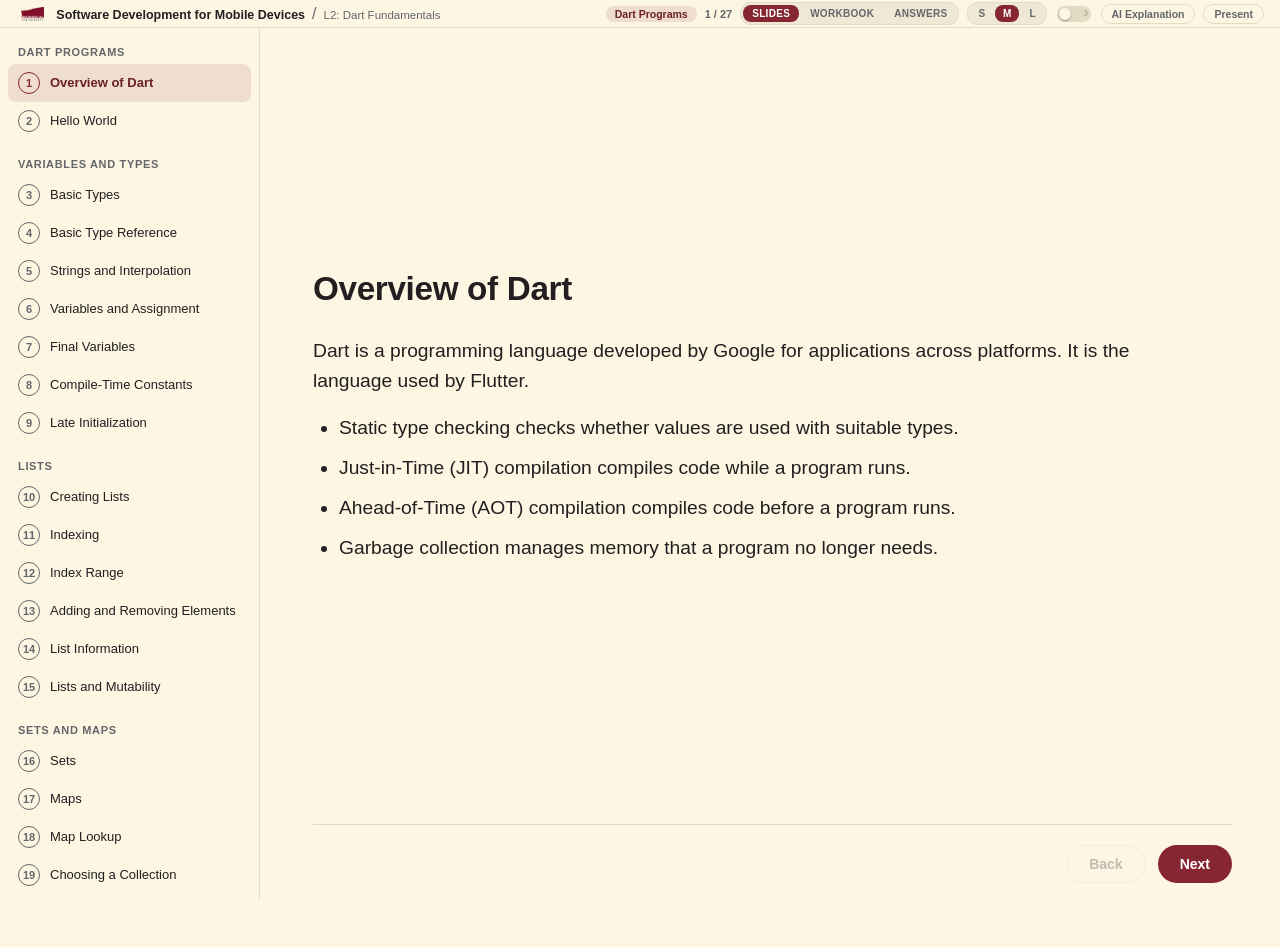
<file: l02-dart-fundamentals/index.html>
<!doctype html>
<html lang="en">
<head>
<meta charset="utf-8">
<meta name="viewport" content="width=device-width, initial-scale=1">
<title>Dart Fundamentals · Software Development for Mobile Devices</title>
<meta name="description" content="Values, collections, and control flow">
<script>
(function () {
  try {
    var saved = localStorage.getItem('codelabs:theme');
    var theme = saved || 'light';
    document.documentElement.setAttribute('data-theme', theme);
  } catch (e) {}
})();
</script>
<script>
(function () {
  try {
    var saved = localStorage.getItem('codelabs:mode');
    var mode = (saved === 'workbook' || saved === 'answers') ? saved : 'slides';
    document.documentElement.setAttribute('data-mode', mode);
  } catch (e) {}
})();
</script>
<script>
(function () {
  try {
    var saved = localStorage.getItem('codelabs:fontsize');
    var size = (saved === 'small' || saved === 'large') ? saved : 'medium';
    document.documentElement.setAttribute('data-font-size', size);
  } catch (e) {}
})();
</script>
<link rel="stylesheet" href="../assets/style.css">
</head>
<body>
<header class="topbar">
  <div class="topbar__left">
    <button class="icon-btn icon-btn--menu" id="btn-sidebar-toggle" title="Contents" aria-expanded="false" aria-controls="sidebar">&#9776;</button>
    <span class="topbar__crest"><img src="../assets/img/mun-logo.png" alt="Memorial University" class="topbar__logo"></span>
    <a class="topbar__course" href="../index.html">Software Development for Mobile Devices</a>
    <span class="topbar__sep">/</span>
    <span class="topbar__title">L2: Dart Fundamentals</span>
  </div>
  <div class="topbar__right">
    <span class="topbar__arc" id="arc"></span>
    <span class="topbar__counter" id="counter"></span>
    <div class="mode-switch" id="mode-switch">
      <button class="mode-btn" data-mode-btn="slides" title="Slides -- teaching content only (S)">Slides</button>
      <button class="mode-btn" data-mode-btn="workbook" title="Workbook -- + questions, blank answers (W)">Workbook</button>
      <button class="mode-btn" data-mode-btn="answers" title="Workbook + Solutions (A)">Answers</button>
    </div>
    <div class="font-switch" id="font-switch">
      <button class="font-btn" data-font-btn="small" title="Small text">S</button>
      <button class="font-btn" data-font-btn="medium" title="Medium text">M</button>
      <button class="font-btn" data-font-btn="large" title="Large text (default)">L</button>
    </div>
    <button class="theme-switch" id="btn-theme" title="Toggle light / dark (T / D)" aria-pressed="false">
      <span class="theme-switch__track"><span class="theme-switch__thumb"></span></span>
    </button>
    <button class="icon-btn" id="btn-notes" title="Toggle AI Explanation (N)">AI Explanation</button>
    <button class="icon-btn" id="btn-present" title="Present, full screen (F)">Present</button>
  </div>
</header>

<div class="layout">
  <nav class="sidebar" id="sidebar">
    <div class="sidebar__arc">Dart Programs</div>
    <button class="sidebar__item" data-index="0" title="Overview of Dart"><span class="sidebar__bullet">1</span><span class="sidebar__label">Overview of Dart</span></button>
    <button class="sidebar__item" data-index="1" title="Hello World"><span class="sidebar__bullet">2</span><span class="sidebar__label">Hello World</span></button>
    <div class="sidebar__arc">Variables and Types</div>
    <button class="sidebar__item" data-index="2" title="Basic Types"><span class="sidebar__bullet">3</span><span class="sidebar__label">Basic Types</span></button>
    <button class="sidebar__item" data-index="3" title="Basic Type Reference"><span class="sidebar__bullet">4</span><span class="sidebar__label">Basic Type Reference</span></button>
    <button class="sidebar__item" data-index="4" title="Strings and Interpolation"><span class="sidebar__bullet">5</span><span class="sidebar__label">Strings and Interpolation</span></button>
    <button class="sidebar__item" data-index="5" title="Variables and Assignment"><span class="sidebar__bullet">6</span><span class="sidebar__label">Variables and Assignment</span></button>
    <button class="sidebar__item" data-index="6" title="Final Variables"><span class="sidebar__bullet">7</span><span class="sidebar__label">Final Variables</span></button>
    <button class="sidebar__item" data-index="7" title="Compile-Time Constants"><span class="sidebar__bullet">8</span><span class="sidebar__label">Compile-Time Constants</span></button>
    <button class="sidebar__item" data-index="8" title="Late Initialization"><span class="sidebar__bullet">9</span><span class="sidebar__label">Late Initialization</span></button>
    <div class="sidebar__arc">Lists</div>
    <button class="sidebar__item" data-index="9" title="Creating Lists"><span class="sidebar__bullet">10</span><span class="sidebar__label">Creating Lists</span></button>
    <button class="sidebar__item" data-index="10" title="Indexing"><span class="sidebar__bullet">11</span><span class="sidebar__label">Indexing</span></button>
    <button class="sidebar__item" data-index="11" title="Index Range"><span class="sidebar__bullet">12</span><span class="sidebar__label">Index Range</span></button>
    <button class="sidebar__item" data-index="12" title="Adding and Removing Elements"><span class="sidebar__bullet">13</span><span class="sidebar__label">Adding and Removing Elements</span></button>
    <button class="sidebar__item" data-index="13" title="List Information"><span class="sidebar__bullet">14</span><span class="sidebar__label">List Information</span></button>
    <button class="sidebar__item" data-index="14" title="Lists and Mutability"><span class="sidebar__bullet">15</span><span class="sidebar__label">Lists and Mutability</span></button>
    <div class="sidebar__arc">Sets and Maps</div>
    <button class="sidebar__item" data-index="15" title="Sets"><span class="sidebar__bullet">16</span><span class="sidebar__label">Sets</span></button>
    <button class="sidebar__item" data-index="16" title="Maps"><span class="sidebar__bullet">17</span><span class="sidebar__label">Maps</span></button>
    <button class="sidebar__item" data-index="17" title="Map Lookup"><span class="sidebar__bullet">18</span><span class="sidebar__label">Map Lookup</span></button>
    <button class="sidebar__item" data-index="18" title="Choosing a Collection"><span class="sidebar__bullet">19</span><span class="sidebar__label">Choosing a Collection</span></button>
    <div class="sidebar__arc">Control Flow</div>
    <button class="sidebar__item" data-index="19" title="If-Else Statements"><span class="sidebar__bullet">20</span><span class="sidebar__label">If-Else Statements</span></button>
    <button class="sidebar__item" data-index="20" title="For Loops"><span class="sidebar__bullet">21</span><span class="sidebar__label">For Loops</span></button>
    <button class="sidebar__item" data-index="21" title="Iterating Through Collections"><span class="sidebar__bullet">22</span><span class="sidebar__label">Iterating Through Collections</span></button>
    <button class="sidebar__item" data-index="22" title="While Loops"><span class="sidebar__bullet">23</span><span class="sidebar__label">While Loops</span></button>
    <button class="sidebar__item" data-index="23" title="Do-While Loops"><span class="sidebar__bullet">24</span><span class="sidebar__label">Do-While Loops</span></button>
    <button class="sidebar__item" data-index="24" title="Switch-Case Statements"><span class="sidebar__bullet">25</span><span class="sidebar__label">Switch-Case Statements</span></button>
    <button class="sidebar__item" data-index="25" title="Try It: Control Flow"><span class="sidebar__bullet">26</span><span class="sidebar__label">Try It: Control Flow</span></button>
    <div class="sidebar__arc">Study Reference</div>
    <button class="sidebar__item" data-index="26" title="Reference"><span class="sidebar__bullet">27</span><span class="sidebar__label">Reference</span></button>
  </nav>
  <div class="sidebar-scrim" id="sidebar-scrim"></div>
  <div class="resizer resizer--sidebar" id="sidebar-resizer" role="separator"
       aria-orientation="vertical" tabindex="0"
       title="Drag to resize, double-click to collapse"></div>

  <main class="content">
    <div class="steps" id="steps">
      <section class="step" data-index="0">
  <h2 class="step__title">Overview of Dart</h2>
  <div class="step__body">
    <div class="docblock docblock--outcomes">
      <div class="docblock__label">Learning outcomes</div>
      <div class="docblock__body"><p>By the end of this lecture, you should be able to:</p>
<ul><li>trace assignments and distinguish <code>var</code>, <code>final</code>, <code>const</code>, and <code>late</code>;</li><li>read basic Dart types and string interpolation;</li><li>choose a list, set, or map for a small data problem;</li><li>trace collection access and simple updates;</li><li>trace branches and loops, including their boundary cases.</li></ul></div>
    </div><p>Dart is a programming language developed by Google for applications across platforms. It is the language used by Flutter.</p>
<ul><li>Static type checking checks whether values are used with suitable types.</li><li>Just-in-Time (JIT) compilation compiles code while a program runs.</li><li>Ahead-of-Time (AOT) compilation compiles code before a program runs.</li><li>Garbage collection manages memory that a program no longer needs.</li></ul>
  </div>
  
</section>
    <section class="step" data-index="1">
  <h2 class="step__title">Hello World</h2>
  <div class="step__body">
    <pre class="code-block" data-lang="dart"><code><span class="tok-keyword">void</span> <span class="tok-function">main</span>() {
  <span class="tok-function">print</span>(<span class="tok-string">&#x27;Hello, World!&#x27;</span>);
}</code></pre>
<pre class="code-block" data-lang="text"><code>Hello, World!</code></pre>
<p><code>main()</code> is the program's entry point. Its body is the code between <code>{</code> and <code>}</code>. <code>void</code> means that it returns no value. <code>print()</code> displays a value in the console. Later code blocks are independent fragments to place inside <code>main()</code>.</p>
<p><a href="https://dartpad.dev/?id=9cbf11407a3354a6f5e442305472ea3b&amp;run=true" target="_blank" rel="noopener">Open the Dart Programs example in DartPad</a></p>
  </div>
  <div class="step__exercises">
    <div class="exercise">
      <div class="exercise__q">
        <div class="exercise__label">Question</div>
        <div class="exercise__q-body"><p>If the <code>print()</code> line appears twice inside <code>main()</code>, how many output lines are produced?</p></div>
      </div>
      <div class="exercise__blank" aria-hidden="true"></div>
      <div class="exercise__a">
        <div class="exercise__label exercise__label--answer">Answer</div>
        <div class="exercise__a-body"><p>Two. The statements run in order, and each call prints <code>Hello, World!</code> on its own line.</p></div>
      </div>
    </div>
  </div>
</section>
    <section class="step" data-index="2">
  <h2 class="step__title">Basic Types</h2>
  <div class="step__body">
    <p>A type describes the kind of value a variable can hold.</p>
<pre class="code-block" data-lang="dart"><code><span class="tok-type">String</span> name = <span class="tok-string">&#x27;Voyager I&#x27;</span>;
<span class="tok-type">int</span> year = <span class="tok-number">1977</span>;
<span class="tok-type">double</span> diameter = <span class="tok-number">3.7</span>;
<span class="tok-type">bool</span> launched = <span class="tok-keyword">true</span>;
<span class="tok-type">num</span> distance = <span class="tok-number">42</span>;
distance = <span class="tok-number">42.5</span>;</code></pre>
  </div>
  
</section>
    <section class="step" data-index="3">
  <h2 class="step__title">Basic Type Reference</h2>
  <div class="step__body">
    <div class="table-wrap"><table><thead><tr><th>Type</th><th>Values</th></tr></thead><tbody><tr><td><code>int</code></td><td>Integers, such as <code>1977</code></td></tr><tr><td><code>double</code></td><td>Floating-point numbers, such as <code>3.7</code></td></tr><tr><td><code>num</code></td><td>Either <code>int</code> or <code>double</code></td></tr><tr><td><code>String</code></td><td>Text</td></tr><tr><td><code>bool</code></td><td><code>true</code> or <code>false</code></td></tr></tbody></table></div>
  </div>
  
</section>
    <section class="step" data-index="4">
  <h2 class="step__title">Strings and Interpolation</h2>
  <div class="step__body">
    <p>String interpolation inserts a value into text. Use <code>$name</code> for a variable and <code>${expression}</code> for a calculation or other expression.</p>
<pre class="code-block" data-lang="dart"><code><span class="tok-keyword">var</span> name = <span class="tok-string">&#x27;Voyager&#x27;</span>;
<span class="tok-keyword">var</span> year = <span class="tok-number">1977</span>;
<span class="tok-function">print</span>(<span class="tok-string">&#x27;$name launched in $year&#x27;</span>);
<span class="tok-function">print</span>(<span class="tok-string">&quot;The following year was ${year + 1}&quot;</span>);</code></pre>
<pre class="code-block" data-lang="text"><code>Voyager launched in 1977
The following year was 1978</code></pre>
<p>Single and double quotes both create strings.</p>
  </div>
  
</section>
    <section class="step" data-index="5">
  <h2 class="step__title">Variables and Assignment</h2>
  <div class="step__body">
    <p>With <code>var</code>, Dart infers the type from the initial value. Omitting the written type does not remove type checking.</p>
<pre class="code-block" data-lang="dart"><code><span class="tok-keyword">var</span> name = <span class="tok-string">&#x27;John&#x27;</span>; <span class="tok-comment">// Inferred type: String</span>
name = <span class="tok-string">&#x27;Jane&#x27;</span>;    <span class="tok-comment">// Allowed</span>
<span class="tok-function">print</span>(name);</code></pre>
<pre class="code-block" data-lang="text"><code>Jane</code></pre>
<p>This separate fragment has a type error:</p>
<pre class="code-block" data-lang="dart"><code><span class="tok-keyword">var</span> name = <span class="tok-string">&#x27;John&#x27;</span>;
name = <span class="tok-number">42</span>; <span class="tok-comment">// Error: an int cannot be assigned to String.</span></code></pre>
  </div>
  
</section>
    <section class="step" data-index="6">
  <h2 class="step__title">Final Variables</h2>
  <div class="step__body">
    <p>A <code>final</code> variable can be assigned once. Its value may be determined at runtime, while the program is running.</p>
<pre class="code-block" data-lang="dart"><code><span class="tok-keyword">final</span> name = <span class="tok-string">&#x27;John&#x27;</span>;
<span class="tok-function">print</span>(name);
<span class="tok-keyword">final</span> now = <span class="tok-type">DateTime</span>.<span class="tok-function">now</span>();</code></pre>
<pre class="code-block" data-lang="text"><code>John</code></pre>
<p>Adding <code>name = 'Jane';</code> would be an error. <code>DateTime.now()</code> obtains the current date and time, so <code>now</code> is determined when this code runs.</p>
  </div>
  
</section>
    <section class="step" data-index="7">
  <h2 class="step__title">Compile-Time Constants</h2>
  <div class="step__body">
    <p>A <code>const</code> variable has a value that can be determined at compile time, before execution. It cannot be reassigned.</p>
<pre class="code-block" data-lang="dart"><code><span class="tok-keyword">const</span> pi = <span class="tok-number">3.14</span>;
<span class="tok-keyword">const</span> radius = <span class="tok-number">5</span>;
<span class="tok-keyword">const</span> area = pi * radius * radius;
<span class="tok-function">print</span>(area);</code></pre>
<pre class="code-block" data-lang="text"><code>78.5</code></pre>
<p>This declaration is rejected:</p>
<pre class="code-block" data-lang="dart"><code><span class="tok-keyword">const</span> now = <span class="tok-type">DateTime</span>.<span class="tok-function">now</span>(); <span class="tok-comment">// Error: not a constant expression.</span></code></pre>
  </div>
  
</section>
    <section class="step" data-index="8">
  <h2 class="step__title">Late Initialization</h2>
  <div class="step__body">
    <p><code>late</code> allows a declaration whose initialization will be checked at runtime. The value must be assigned before it is read.</p>
<pre class="code-block" data-lang="dart"><code><span class="tok-keyword">late</span> <span class="tok-type">String</span> description;

<span class="tok-keyword">void</span> <span class="tok-function">main</span>() {
  description = <span class="tok-string">&#x27;A small planet&#x27;</span>;
  <span class="tok-function">print</span>(description);
}</code></pre>
<pre class="code-block" data-lang="text"><code>A small planet</code></pre>
<p><code>String</code> here is non-nullable: it cannot hold <code>null</code>, the value representing absence. <code>late</code> does not supply a string or make the type nullable.</p>
<p><a href="https://dartpad.dev/?id=d11ae5c9ba3f3b3d0c56572972cbd57c&amp;run=true" target="_blank" rel="noopener">Open the Variables and Types example in DartPad</a></p>
  </div>
  <div class="step__exercises">
    <div class="exercise">
      <div class="exercise__q">
        <div class="exercise__label">Question</div>
        <div class="exercise__q-body"><p>What happens when the assignment to <code>description</code> is removed?</p></div>
      </div>
      <div class="exercise__blank" aria-hidden="true"></div>
      <div class="exercise__a">
        <div class="exercise__label exercise__label--answer">Answer</div>
        <div class="exercise__a-body"><p>Reading the uninitialized <code>late</code> variable fails with a <code>LateInitializationError</code>. There is no string to print.</p></div>
      </div>
    </div>
  </div>
</section>
    <section class="step" data-index="9">
  <h2 class="step__title">Creating Lists</h2>
  <div class="step__body">
    <p>A list stores elements in order. It can contain repeated values, and elements can be accessed by position.</p>
<pre class="code-block" data-lang="dart"><code><span class="tok-keyword">var</span> planets = [<span class="tok-string">&#x27;Earth&#x27;</span>, <span class="tok-string">&#x27;Mars&#x27;</span>, <span class="tok-string">&#x27;Earth&#x27;</span>];
<span class="tok-type">List</span>&lt;<span class="tok-type">String</span>&gt; moons = [<span class="tok-string">&#x27;Luna&#x27;</span>, <span class="tok-string">&#x27;Phobos&#x27;</span>];
<span class="tok-keyword">var</span> empty = &lt;<span class="tok-type">int</span>&gt;[];
<span class="tok-function">print</span>(planets);
<span class="tok-function">print</span>(empty.length);</code></pre>
<pre class="code-block" data-lang="text"><code>[Earth, Mars, Earth]
0</code></pre>
<p><code>List&lt;String&gt;</code> means a list whose elements are strings. <code>&lt;int&gt;[]</code> creates an empty list of integers.</p>
  </div>
  
</section>
    <section class="step" data-index="10">
  <h2 class="step__title">Indexing</h2>
  <div class="step__body">
    <p>An index is an element's position. List indexes start at zero.</p>
<pre class="code-block" data-lang="dart"><code><span class="tok-keyword">var</span> planets = [<span class="tok-string">&#x27;Mercury&#x27;</span>, <span class="tok-string">&#x27;Venus&#x27;</span>, <span class="tok-string">&#x27;Earth&#x27;</span>];
<span class="tok-function">print</span>(planets[<span class="tok-number">2</span>]);
planets[<span class="tok-number">0</span>] = <span class="tok-string">&#x27;Mars&#x27;</span>;
<span class="tok-function">print</span>(planets.first);
<span class="tok-function">print</span>(planets.last);</code></pre>
<pre class="code-block" data-lang="text"><code>Earth
Mars
Earth</code></pre>
  </div>
  
</section>
    <section class="step" data-index="11">
  <h2 class="step__title">Index Range</h2>
  <div class="step__body">
    <div class="table-wrap"><table><thead><tr><th>Index</th><th><code>0</code></th><th><code>1</code></th><th><code>2</code></th></tr></thead><tbody><tr><td>Initial element</td><td>Mercury</td><td>Venus</td><td>Earth</td></tr></tbody></table></div>
<p>For a nonempty list, the last index is <code>length - 1</code>. Index <code>3</code> is outside this three-element list.</p>
  </div>
  
</section>
    <section class="step" data-index="12">
  <h2 class="step__title">Adding and Removing Elements</h2>
  <div class="step__body">
    <p>These operations change the list. <code>add</code> appends a value; <code>remove</code> removes the first matching value.</p>
<pre class="code-block" data-lang="dart"><code><span class="tok-keyword">var</span> planets = [<span class="tok-string">&#x27;Earth&#x27;</span>, <span class="tok-string">&#x27;Mars&#x27;</span>, <span class="tok-string">&#x27;Earth&#x27;</span>];
planets.<span class="tok-function">add</span>(<span class="tok-string">&#x27;Venus&#x27;</span>);
planets.<span class="tok-function">remove</span>(<span class="tok-string">&#x27;Earth&#x27;</span>);
<span class="tok-function">print</span>(planets);
<span class="tok-function">print</span>(planets.length);</code></pre>
<pre class="code-block" data-lang="text"><code>[Mars, Earth, Venus]
3</code></pre>
<p>Only the first <code>'Earth'</code> is removed. The study reference includes insertion, bulk addition, and removal by position.</p>
  </div>
  
</section>
    <section class="step" data-index="13">
  <h2 class="step__title">List Information</h2>
  <div class="step__body">
    <pre class="code-block" data-lang="dart"><code><span class="tok-keyword">var</span> planets = [<span class="tok-string">&#x27;Mercury&#x27;</span>, <span class="tok-string">&#x27;Venus&#x27;</span>, <span class="tok-string">&#x27;Earth&#x27;</span>];
<span class="tok-function">print</span>(planets.isEmpty);
<span class="tok-function">print</span>(planets.<span class="tok-function">contains</span>(<span class="tok-string">&#x27;Earth&#x27;</span>));
<span class="tok-function">print</span>(planets.<span class="tok-function">indexOf</span>(<span class="tok-string">&#x27;Earth&#x27;</span>));
<span class="tok-function">print</span>(planets.<span class="tok-function">indexOf</span>(<span class="tok-string">&#x27;Mars&#x27;</span>));</code></pre>
<pre class="code-block" data-lang="text"><code>false
true
2
-1</code></pre>
<p><code>contains</code> answers a membership question. <code>indexOf</code> returns the first matching index, or <code>-1</code> when the value is absent.</p>
  </div>
  
</section>
    <section class="step" data-index="14">
  <h2 class="step__title">Lists and Mutability</h2>
  <div class="step__body">
    <p>A mutable list is a list whose contents can change. Making its variable <code>final</code> prevents reassignment of the variable, but still allows changes to this list.</p>
<pre class="code-block" data-lang="dart"><code><span class="tok-keyword">final</span> planets = &lt;<span class="tok-type">String</span>&gt;[<span class="tok-string">&#x27;Earth&#x27;</span>, <span class="tok-string">&#x27;Mars&#x27;</span>];
planets.<span class="tok-function">add</span>(<span class="tok-string">&#x27;Venus&#x27;</span>);
<span class="tok-function">print</span>(planets);</code></pre>
<pre class="code-block" data-lang="text"><code>[Earth, Mars, Venus]</code></pre>
<p><a href="https://dartpad.dev/?id=2b66a403cff5235d690999c0dfe45efe&amp;run=true" target="_blank" rel="noopener">Open the Lists example in DartPad</a></p>
  </div>
  <div class="step__exercises">
    <div class="exercise">
      <div class="exercise__q">
        <div class="exercise__label">Question</div>
        <div class="exercise__q-body"><p>Why is <code>planets.add('Venus')</code> allowed, but <code>planets = ['Venus']</code> rejected?</p></div>
      </div>
      <div class="exercise__blank" aria-hidden="true"></div>
      <div class="exercise__a">
        <div class="exercise__label exercise__label--answer">Answer</div>
        <div class="exercise__a-body"><p><code>add</code> changes the existing list. The assignment tries to make the final variable hold a different list, which is not allowed.</p></div>
      </div>
    </div>
  </div>
</section>
    <section class="step" data-index="15">
  <h2 class="step__title">Sets</h2>
  <div class="step__body">
    <p>A set stores unique elements. Choose it when membership matters and repeated values should not create extra entries.</p>
<pre class="code-block" data-lang="dart"><code><span class="tok-keyword">var</span> elements = {<span class="tok-string">&#x27;Hydrogen&#x27;</span>, <span class="tok-string">&#x27;Helium&#x27;</span>};
elements.<span class="tok-function">add</span>(<span class="tok-string">&#x27;Helium&#x27;</span>);
<span class="tok-function">print</span>(elements.length);
<span class="tok-function">print</span>(elements.<span class="tok-function">contains</span>(<span class="tok-string">&#x27;Helium&#x27;</span>));
<span class="tok-type">Set</span>&lt;<span class="tok-type">String</span>&gt; nobles = {<span class="tok-string">&#x27;Neon&#x27;</span>, <span class="tok-string">&#x27;Argon&#x27;</span>};
<span class="tok-keyword">var</span> emptySet = &lt;<span class="tok-type">String</span>&gt;{};</code></pre>
<pre class="code-block" data-lang="text"><code>2
true</code></pre>
<p><code>&lt;String&gt;{}</code> creates an empty string set. By itself, <code>{}</code> creates an empty map. A set does not provide list-style indexes.</p>
  </div>
  
</section>
    <section class="step" data-index="16">
  <h2 class="step__title">Maps</h2>
  <div class="step__body">
    <p>A map associates a key with a value. Each key identifies at most one entry.</p>
<pre class="code-block" data-lang="dart"><code><span class="tok-keyword">var</span> distances = {<span class="tok-string">&#x27;Earth&#x27;</span>: <span class="tok-number">1.0</span>, <span class="tok-string">&#x27;Mars&#x27;</span>: <span class="tok-number">1.52</span>};
distances[<span class="tok-string">&#x27;Jupiter&#x27;</span>] = <span class="tok-number">5.2</span>;
distances[<span class="tok-string">&#x27;Earth&#x27;</span>] = <span class="tok-number">1.01</span>;
<span class="tok-function">print</span>(distances[<span class="tok-string">&#x27;Earth&#x27;</span>]);
<span class="tok-function">print</span>(distances.length);</code></pre>
<pre class="code-block" data-lang="text"><code>1.01
3</code></pre>
<p>The keys are planet names; the values are numeric distances. Assigning an existing key replaces its value. Assigning a new key adds an entry.</p>
  </div>
  
</section>
    <section class="step" data-index="17">
  <h2 class="step__title">Map Lookup</h2>
  <div class="step__body">
    <p>A map lookup uses a key, not a numbered position. A missing key returns <code>null</code>.</p>
<pre class="code-block" data-lang="dart"><code><span class="tok-type">Map</span>&lt;<span class="tok-type">String</span>, <span class="tok-type">double</span>&gt; distances = {<span class="tok-string">&#x27;Earth&#x27;</span>: <span class="tok-number">1.0</span>};
<span class="tok-function">print</span>(distances.<span class="tok-function">containsKey</span>(<span class="tok-string">&#x27;Earth&#x27;</span>));
<span class="tok-function">print</span>(distances[<span class="tok-string">&#x27;Mars&#x27;</span>]);
distances.<span class="tok-function">remove</span>(<span class="tok-string">&#x27;Earth&#x27;</span>);
<span class="tok-function">print</span>(distances.length);
<span class="tok-keyword">var</span> emptyMap = &lt;<span class="tok-type">String</span>, <span class="tok-type">int</span>&gt;{};</code></pre>
<pre class="code-block" data-lang="text"><code>true
null
0</code></pre>
<p><code>containsKey</code> checks whether an entry exists. <code>remove</code> removes the entry for a key.</p>
  </div>
  
</section>
    <section class="step" data-index="18">
  <h2 class="step__title">Choosing a Collection</h2>
  <div class="step__body">
    <div class="table-wrap"><table><thead><tr><th>Need</th><th>Collection</th><th>Example</th></tr></thead><tbody><tr><td>Positions and possibly repeated values</td><td><code>List</code></td><td>An ordered list of planet names</td></tr><tr><td>Unique membership</td><td><code>Set</code></td><td>Elements present in a sample</td></tr><tr><td>Lookup by a key</td><td><code>Map</code></td><td>A distance for each planet name</td></tr></tbody></table></div>
<p><a href="https://dartpad.dev/?id=397d5b5959afb89c68db02c0c577a0d4&amp;run=true" target="_blank" rel="noopener">Open the Sets and Maps example in DartPad</a></p>
  </div>
  <div class="step__exercises">
    <div class="exercise">
      <div class="exercise__q">
        <div class="exercise__label">Question</div>
        <div class="exercise__q-body"><p>Choose a collection for each task: an ordered record of planet observations with repeats; the distinct planets observed; a distance for each planet name.</p></div>
      </div>
      <div class="exercise__blank" aria-hidden="true"></div>
      <div class="exercise__a">
        <div class="exercise__label exercise__label--answer">Answer</div>
        <div class="exercise__a-body"><p>Use a list for the ordered record, a set for distinct membership, and a map for distances looked up by name. The choice follows what must be preserved and how values will be found.</p></div>
      </div>
    </div>
  </div>
</section>
    <section class="step" data-index="19">
  <h2 class="step__title">If-Else Statements</h2>
  <div class="step__body">
    <p>Control flow determines which statements run and how often. An <code>if</code> chain selects the first branch whose Boolean condition is true.</p>
<pre class="code-block" data-lang="dart"><code><span class="tok-keyword">var</span> year = <span class="tok-number">1977</span>;
<span class="tok-keyword">if</span> (year &gt;= <span class="tok-number">2001</span>) {
  <span class="tok-function">print</span>(<span class="tok-string">&#x27;21st century&#x27;</span>);
} <span class="tok-keyword">else</span> <span class="tok-keyword">if</span> (year &gt;= <span class="tok-number">1901</span>) {
  <span class="tok-function">print</span>(<span class="tok-string">&#x27;20th century&#x27;</span>);
} <span class="tok-keyword">else</span> {
  <span class="tok-function">print</span>(<span class="tok-string">&#x27;Before 20th century&#x27;</span>);
}</code></pre>
<pre class="code-block" data-lang="text"><code>20th century</code></pre>
  </div>
  
</section>
    <section class="step" data-index="20">
  <h2 class="step__title">For Loops</h2>
  <div class="step__body">
    <p>A loop repeats a body of code. This <code>for</code> loop has initialization, a condition, and an update.</p>
<pre class="code-block" data-lang="dart"><code><span class="tok-keyword">for</span> (<span class="tok-keyword">var</span> i = <span class="tok-number">0</span>; i &lt; <span class="tok-number">3</span>; i++) {
  <span class="tok-function">print</span>(i);
}</code></pre>
<pre class="code-block" data-lang="text"><code>0
1
2</code></pre>
<p>Initialize <code>i</code> once. Before each repetition, test <code>i &lt; 3</code>. After the body, <code>i++</code> increases <code>i</code> by one. When <code>i</code> reaches <code>3</code>, the condition is false.</p>
  </div>
  
</section>
    <section class="step" data-index="21">
  <h2 class="step__title">Iterating Through Collections</h2>
  <div class="step__body">
    <p>A <code>for-in</code> loop takes one element at a time. Use an indexed <code>for</code> loop when the position is also needed.</p>
<pre class="code-block" data-lang="dart"><code><span class="tok-keyword">var</span> planets = [<span class="tok-string">&#x27;Earth&#x27;</span>, <span class="tok-string">&#x27;Mars&#x27;</span>];
<span class="tok-keyword">for</span> (<span class="tok-keyword">var</span> planet <span class="tok-keyword">in</span> planets) {
  <span class="tok-function">print</span>(planet);
}
<span class="tok-keyword">for</span> (<span class="tok-keyword">var</span> i = <span class="tok-number">0</span>; i &lt; planets.length; i++) {
  <span class="tok-function">print</span>(<span class="tok-string">&#x27;$i: ${planets[i]}&#x27;</span>);
}</code></pre>
<pre class="code-block" data-lang="text"><code>Earth
Mars
0: Earth
1: Mars</code></pre>
  </div>
  
</section>
    <section class="step" data-index="22">
  <h2 class="step__title">While Loops</h2>
  <div class="step__body">
    <p>A <code>while</code> loop tests its condition before each repetition. If the first test is false, its body never runs.</p>
<pre class="code-block" data-lang="dart"><code><span class="tok-keyword">var</span> year = <span class="tok-number">2023</span>;
<span class="tok-keyword">while</span> (year &lt; <span class="tok-number">2025</span>) {
  year += <span class="tok-number">1</span>;
  <span class="tok-function">print</span>(year);
}</code></pre>
<pre class="code-block" data-lang="text"><code>2024
2025</code></pre>
<p><code>year += 1</code> adds one and assigns the result back to <code>year</code>. The body must make progress toward ending the loop.</p>
  </div>
  
</section>
    <section class="step" data-index="23">
  <h2 class="step__title">Do-While Loops</h2>
  <div class="step__body">
    <p>A <code>do-while</code> loop runs its body before testing its condition, so the body runs at least once.</p>
<pre class="code-block" data-lang="dart"><code><span class="tok-keyword">var</span> year = <span class="tok-number">2000</span>;
<span class="tok-keyword">do</span> {
  year -= <span class="tok-number">1</span>;
  <span class="tok-function">print</span>(year);
} <span class="tok-keyword">while</span> (year &gt; <span class="tok-number">2000</span>);</code></pre>
<pre class="code-block" data-lang="text"><code>1999</code></pre>
  </div>
  <div class="step__exercises">
    <div class="exercise">
      <div class="exercise__q">
        <div class="exercise__label">Question</div>
        <div class="exercise__q-body"><p>Starting from <code>year = 2000</code>, how many times does each version run its body: <code>while (year &gt; 2000)</code> and <code>do ... while (year &gt; 2000)</code>?</p></div>
      </div>
      <div class="exercise__blank" aria-hidden="true"></div>
      <div class="exercise__a">
        <div class="exercise__label exercise__label--answer">Answer</div>
        <div class="exercise__a-body"><p>The <code>while</code> body runs zero times because its first test is false. The <code>do-while</code> body runs once, subtracts one, and prints <code>1999</code>; its first test is then false.</p></div>
      </div>
    </div>
  </div>
</section>
    <section class="step" data-index="24">
  <h2 class="step__title">Switch-Case Statements</h2>
  <div class="step__body">
    <p>A <code>switch</code> statement selects a case by value; <code>default</code> handles anything unmatched.</p>
<pre class="code-block" data-lang="dart"><code><span class="tok-keyword">var</span> planet = <span class="tok-string">&#x27;Mars&#x27;</span>;
<span class="tok-keyword">switch</span> (planet) {
  <span class="tok-keyword">case</span> <span class="tok-string">&#x27;Earth&#x27;</span>:
    <span class="tok-function">print</span>(<span class="tok-string">&#x27;Our home&#x27;</span>);
    <span class="tok-keyword">break</span>;
  <span class="tok-keyword">case</span> <span class="tok-string">&#x27;Mars&#x27;</span>:
    <span class="tok-function">print</span>(<span class="tok-string">&#x27;The red planet&#x27;</span>);
    <span class="tok-keyword">break</span>;
  <span class="tok-keyword">default</span>:
    <span class="tok-function">print</span>(<span class="tok-string">&#x27;Another planet&#x27;</span>);
}</code></pre>
<pre class="code-block" data-lang="text"><code>The red planet</code></pre>
  </div>
  <div class="step__exercises">
    <div class="exercise">
      <div class="exercise__q">
        <div class="exercise__label">Question</div>
        <div class="exercise__q-body"><p>What is printed for <code>'Venus'</code>, and would <code>'Earth'</code> also execute the default branch?</p></div>
      </div>
      <div class="exercise__blank" aria-hidden="true"></div>
      <div class="exercise__a">
        <div class="exercise__label exercise__label--answer">Answer</div>
        <div class="exercise__a-body"><p><code>'Venus'</code> prints <code>Another planet</code>. <code>'Earth'</code> prints only <code>Our home</code>; execution leaves the switch after its matching case.</p></div>
      </div>
    </div>
  </div>
</section>
    <section class="step" data-index="25">
  <h2 class="step__title">Try It: Control Flow</h2>
  <div class="step__body">
    <p><a href="https://dartpad.dev/?id=c23b0f26e5abfaa72a23d34fff6b4fff&amp;run=true" target="_blank" rel="noopener">Open the Control Flow example in DartPad</a></p>
  </div>
  
</section>
    <section class="step" data-index="26">
  <h2 class="step__title">Reference</h2>
  <div class="step__body">
    <div class="docblock docblock--reference">
      <div class="docblock__label">Reference</div>
      <div class="docblock__body"><p>Less common operations are collected here for study outside class. Code blocks are independent fragments to put inside <code>main()</code>. Rows in each operation table describe separate operations on the stated collection, not a sequence to execute from top to bottom.</p>
<h3>Dart Background</h3>
<p>Dart supports web and mobile development, with a standard library and development tools. Its object-oriented model uses classes and single inheritance: a class can extend one superclass. JIT compiles during execution; AOT compiles ahead of execution. Garbage collection manages unused memory. Type inference lets a declaration omit a written type without removing static checking.</p>
<h3>Declaration Choices</h3>
<div class="table-wrap"><table><thead><tr><th>Declaration</th><th>Meaning and common use</th></tr></thead><tbody><tr><td><code>var name = 'John';</code></td><td>Infer the type; allow later assignment of compatible values.</td></tr><tr><td><code>final now = DateTime.now();</code></td><td>Assign once, including a value computed at runtime.</td></tr><tr><td><code>const pi = 3.14;</code></td><td>Require a compile-time constant. Constant values can also support compiler optimizations.</td></tr><tr><td><code>late String description;</code></td><td>Declare before initialization; reading too soon fails. Can support delayed or lazy initialization.</td></tr></tbody></table></div>
<h3>List Operations</h3>
<p>For each row, start with <code>var planets = ['Mercury', 'Venus', 'Earth', 'Mars'];</code>.</p>
<div class="table-wrap"><table><thead><tr><th>Operation</th><th>Effect or result</th></tr></thead><tbody><tr><td><code>planets.add('Jupiter')</code></td><td>Append one element.</td></tr><tr><td><code>planets.insert(0, 'Sun')</code></td><td>Insert before the element at index zero; later positions shift.</td></tr><tr><td><code>planets.addAll(['Saturn', 'Uranus'])</code></td><td>Append both elements in order.</td></tr><tr><td><code>planets.remove('Venus')</code></td><td>Remove the first matching value.</td></tr><tr><td><code>planets.removeAt(0)</code></td><td>Remove Mercury by position.</td></tr><tr><td><code>planets.removeLast()</code></td><td>Remove Mars, the last element.</td></tr><tr><td><code>planets.clear()</code></td><td>Remove all elements.</td></tr><tr><td><code>planets.first</code> / <code>planets.last</code></td><td>Read Mercury / Mars; these require a nonempty list.</td></tr><tr><td><code>planets[2]</code></td><td>Read Earth; the index must be valid.</td></tr><tr><td><code>planets[0] = 'Mercury (updated)'</code></td><td>Replace the first element.</td></tr><tr><td><code>planets.length</code> / <code>planets.isEmpty</code></td><td>Read <code>4</code> / <code>false</code>.</td></tr><tr><td><code>planets.contains('Earth')</code></td><td>Read <code>true</code>.</td></tr><tr><td><code>planets.indexOf('Earth')</code></td><td>Read <code>2</code>; an absent value gives <code>-1</code>.</td></tr><tr><td><code>planets.sublist(0, 2)</code></td><td>Produce <code>[Mercury, Venus]</code>; the end index is excluded.</td></tr></tbody></table></div>
<h3>Transforming Lists</h3>
<p>A callback is a function passed to another operation. In <code>(p) =&gt; p.toUpperCase()</code>, <code>p</code> is a parameter, a name receiving a value when the function is called. <code>=&gt;</code> gives the expression returned by that function. <code>map</code> applies it to each element; <code>toList()</code> collects the resulting sequence into a list.</p>
<pre class="code-block" data-lang="dart"><code><span class="tok-keyword">var</span> planets = [<span class="tok-string">&#x27;Mars&#x27;</span>, <span class="tok-string">&#x27;Earth&#x27;</span>];
<span class="tok-keyword">var</span> uppercased = planets.<span class="tok-function">map</span>((p) =&gt; p.<span class="tok-function">toUpperCase</span>()).<span class="tok-function">toList</span>();
<span class="tok-keyword">var</span> sortedPlanets = [...planets]..<span class="tok-function">sort</span>();
<span class="tok-keyword">var</span> firstOne = planets.<span class="tok-function">sublist</span>(<span class="tok-number">0</span>, <span class="tok-number">1</span>);
<span class="tok-function">print</span>(uppercased);
<span class="tok-function">print</span>(sortedPlanets);
<span class="tok-function">print</span>(firstOne);
<span class="tok-function">print</span>(planets);</code></pre>
<pre class="code-block" data-lang="text"><code>[MARS, EARTH]
[Earth, Mars]
[Mars]
[Mars, Earth]</code></pre>
<p><code>...planets</code> spreads the elements into a new list. The cascade <code>..sort()</code> calls <code>sort()</code> on that new list and keeps the list as the expression's result. <code>sort()</code> modifies its receiver in place; here the receiver is the copy. The original list remains in its original order. <code>sublist</code> also creates a new list for the selected range.</p>
<h3>Alternative List Iteration</h3>
<p><code>forEach</code> calls a callback for each element. Its arrow expression below calls <code>print</code>. <code>asMap()</code> exposes the list's indexes as map keys, so that map's <code>forEach</code> callback receives an index and an element.</p>
<pre class="code-block" data-lang="dart"><code><span class="tok-keyword">var</span> planets = [<span class="tok-string">&#x27;Earth&#x27;</span>, <span class="tok-string">&#x27;Mars&#x27;</span>];
planets.<span class="tok-function">forEach</span>((planet) =&gt; <span class="tok-function">print</span>(planet));
planets.<span class="tok-function">asMap</span>().<span class="tok-function">forEach</span>((index, planet) =&gt;
  <span class="tok-function">print</span>(<span class="tok-string">&#x27;Planet $index: $planet&#x27;</span>));</code></pre>
<pre class="code-block" data-lang="text"><code>Earth
Mars
Planet 0: Earth
Planet 1: Mars</code></pre>
<h3>Set Operations</h3>
<p>For each row, start with <code>var elements = {'Hydrogen', 'Helium'};</code>.</p>
<div class="table-wrap"><table><thead><tr><th>Operation</th><th>Effect or result</th></tr></thead><tbody><tr><td><code>elements.add('Beryllium')</code></td><td>Add one member.</td></tr><tr><td><code>elements.addAll(['Boron', 'Carbon'])</code></td><td>Add the supplied members.</td></tr><tr><td><code>elements.remove('Hydrogen')</code></td><td>Remove that member.</td></tr><tr><td><code>elements.first</code></td><td>Read the first element in iteration order; requires a nonempty set.</td></tr><tr><td><code>elements.contains('Neon')</code></td><td>Read <code>false</code>.</td></tr><tr><td><code>elements.length</code></td><td>Read <code>2</code>.</td></tr></tbody></table></div>
<p>Union contains members of either set. Intersection contains members of both. Difference contains members of the first set absent from the second. These operations return new sets.</p>
<pre class="code-block" data-lang="dart"><code><span class="tok-keyword">var</span> setA = {<span class="tok-string">&#x27;A&#x27;</span>, <span class="tok-string">&#x27;B&#x27;</span>, <span class="tok-string">&#x27;C&#x27;</span>};
<span class="tok-keyword">var</span> setB = {<span class="tok-string">&#x27;B&#x27;</span>, <span class="tok-string">&#x27;C&#x27;</span>, <span class="tok-string">&#x27;D&#x27;</span>};
<span class="tok-function">print</span>(setA.<span class="tok-function">union</span>(setB));
<span class="tok-function">print</span>(setA.<span class="tok-function">intersection</span>(setB));
<span class="tok-function">print</span>(setA.<span class="tok-function">difference</span>(setB));</code></pre>
<pre class="code-block" data-lang="text"><code>{A, B, C, D}
{B, C}
{A}</code></pre>
<p>These displayed orders are for the literal sets in this example. Membership, rather than numbered position, is the reason to choose a set.</p>
<pre class="code-block" data-lang="dart"><code><span class="tok-keyword">var</span> elements = {<span class="tok-string">&#x27;Hydrogen&#x27;</span>, <span class="tok-string">&#x27;Helium&#x27;</span>};
<span class="tok-keyword">for</span> (<span class="tok-keyword">var</span> element <span class="tok-keyword">in</span> elements) {
  <span class="tok-function">print</span>(element);
}
elements.<span class="tok-function">forEach</span>((element) =&gt; <span class="tok-function">print</span>(element));</code></pre>
<pre class="code-block" data-lang="text"><code>Hydrogen
Helium
Hydrogen
Helium</code></pre>
<h3>Map Operations</h3>
<p>For each row, start with <code>var planets = {'Earth': 1.0, 'Mars': 1.52};</code>.</p>
<div class="table-wrap"><table><thead><tr><th>Operation</th><th>Effect or result</th></tr></thead><tbody><tr><td><code>planets['Jupiter'] = 5.2</code></td><td>Add the key, or replace its value if it exists.</td></tr><tr><td><code>planets.putIfAbsent('Saturn', () =&gt; 9.5)</code></td><td>Insert <code>9.5</code> only if Saturn is absent.</td></tr><tr><td><code>planets.remove('Earth')</code></td><td>Remove the Earth entry.</td></tr><tr><td><code>planets['Earth']</code></td><td>Read <code>1.0</code>; a missing key gives <code>null</code>.</td></tr><tr><td><code>planets.containsKey('Mars')</code></td><td>Read <code>true</code>.</td></tr><tr><td><code>planets.containsValue(1.0)</code></td><td>Read <code>true</code>.</td></tr><tr><td><code>planets.keys</code></td><td>Obtain the keys.</td></tr><tr><td><code>planets.values</code></td><td>Obtain the values.</td></tr><tr><td><code>planets.entries</code></td><td>Obtain entries, each with <code>key</code> and <code>value</code> properties.</td></tr><tr><td><code>planets.length</code></td><td>Read <code>2</code>.</td></tr></tbody></table></div>
<p><code>() =&gt; 9.5</code> is a callback with no parameters. <code>putIfAbsent</code> calls it to obtain a value only when the key is absent. An existing key's value is kept.</p>
<h3>Map Iteration</h3>
<p>The keys form an iterable, a sequence that <code>for-in</code> can traverse. Entries let the body read both parts directly. Map <code>forEach</code> supplies the key and value as arguments to its callback.</p>
<pre class="code-block" data-lang="dart"><code><span class="tok-keyword">var</span> planets = {<span class="tok-string">&#x27;Earth&#x27;</span>: <span class="tok-number">1.0</span>, <span class="tok-string">&#x27;Mars&#x27;</span>: <span class="tok-number">1.52</span>};
<span class="tok-keyword">for</span> (<span class="tok-keyword">var</span> key <span class="tok-keyword">in</span> planets.keys) {
  <span class="tok-function">print</span>(<span class="tok-string">&#x27;$key: ${planets[key]}&#x27;</span>);
}
planets.<span class="tok-function">forEach</span>((key, value) =&gt; <span class="tok-function">print</span>(<span class="tok-string">&#x27;$key: $value&#x27;</span>));
<span class="tok-keyword">for</span> (<span class="tok-keyword">var</span> entry <span class="tok-keyword">in</span> planets.entries) {
  <span class="tok-function">print</span>(<span class="tok-string">&#x27;${entry.key}: ${entry.value}&#x27;</span>);
}</code></pre>
<pre class="code-block" data-lang="text"><code>Earth: 1.0
Mars: 1.52
Earth: 1.0
Mars: 1.52
Earth: 1.0
Mars: 1.52</code></pre>
<p>All three forms visit the same entries. The first looks up each value by key; the other two provide the value along with the key.</p></div>
    </div>
  </div>
  
</section>
    </div>

    <div class="stepnav">
      <button class="btn btn--ghost" id="btn-back">Back</button>
      <button class="btn btn--primary" id="btn-next">Next</button>
    </div>
  </main>
</div>

<aside class="notes-panel" id="notes-panel">
  <div class="resizer resizer--notes" id="notes-resizer" role="separator"
       aria-orientation="vertical" tabindex="0" title="Drag to resize"></div>
  <div class="notes-panel__header">
    <span>AI Explanation</span>
    <button class="icon-btn icon-btn--close" id="btn-notes-close" title="Close (N)">Close</button>
  </div>
  <div class="notes-panel__body" id="notes-body">
    <div class="note" data-index="0">
  <h3 class="note__title">Overview of Dart</h3>
  <p>Dart provides a standard library of commonly needed operations and tools for developing programs. It supports web and mobile development. Flutter supplies the user-interface toolkit; the examples here use Dart alone.</p>
<p>Dart is object-oriented: classes describe kinds of objects, and single inheritance allows a class to extend one superclass. These are background features here, not prerequisites for tracing the examples. The core task is to follow values through a small program.</p>
<p>A declaration may omit a written type annotation. Dart still checks types when it infers them from values.</p>
</div>
    <div class="note" data-index="1">
  <h3 class="note__title">Hello World</h3>
  <p>The text <code>'Hello, World!'</code> is the argument supplied to <code>print</code>: an argument is a value passed in a function call. <code>print</code> is a top-level function, so this call does not need an object before its name.</p>
<p>The semicolon ends the statement. With two print statements, execution reaches the first, prints one line, and then reaches the second and prints another.</p>
<p>In the remaining slides, code blocks are fragments to place inside <code>main()</code>, unless a complete <code>main()</code> is shown. Each fragment starts fresh; variables do not carry over from one slide to the next. Lines labelled as errors illustrate rejected or failing code.</p>
</div>
    <div class="note" data-index="2">
  <h3 class="note__title">Basic Types</h3>
  <p>A declaration introduces a variable. In <code>int year = 1977;</code>, <code>int</code> is the type, <code>year</code> is the name, and <code>1977</code> is the initial value. An assignment such as <code>distance = 42.5;</code> changes an existing variable's value.</p>
</div>
    <div class="note" data-index="3">
  <h3 class="note__title">Basic Type Reference</h3>
  <p>Both <code>int</code> and <code>double</code> are subtypes of <code>num</code>: a variable declared as <code>num</code> can hold either kind of number. A floating-point number represents a numeric value with a fractional part, subject to the representation's precision.</p>
<p>The words <code>true</code> and <code>false</code> are Boolean values, not strings. Quoting <code>'true'</code> would make text instead.</p>
</div>
    <div class="note" data-index="4">
  <h3 class="note__title">Strings and Interpolation</h3>
  <p>The first print substitutes the current values of <code>name</code> and <code>year</code>. The second evaluates <code>year + 1</code>, then inserts the result. It does not assign that result back to <code>year</code>, which remains <code>1977</code>.</p>
<p>An expression is code that produces a value. The braces after <code>$</code> mark the whole expression to evaluate. They are needed here because the insertion includes addition, not just a variable name.</p>
</div>
    <div class="note" data-index="5">
  <h3 class="note__title">Variables and Assignment</h3>
  <p>Type inference means that Dart determines a type without requiring you to write it. The first declaration has the same relevant type constraint as <code>String name = 'John';</code>.</p>
<p>Changing the string value does not change the variable's type. The second fragment is rejected because <code>42</code> is an integer, not a string. Use <code>var</code> for local variables when the initial value makes the type clear.</p>
</div>
    <div class="note" data-index="6">
  <h3 class="note__title">Final Variables</h3>
  <p>The first assignment fixes which value <code>name</code> holds. A second assignment is rejected even if it supplies another string of the correct type.</p>
<p>“Assigned once” describes the variable. It does not mean every object held by a final variable is unchangeable. We will examine that distinction with a list.</p>
<p>The date and time are not printed here because the exact value changes from run to run. Use <code>final</code> when you do not intend to replace a variable's value after initialization.</p>
</div>
    <div class="note" data-index="7">
  <h3 class="note__title">Compile-Time Constants</h3>
  <p>Every value in the calculation of <code>area</code> is already constant. The calculation therefore meets the compile-time requirement.</p>
<p>The current time is available only at runtime, so it can initialize a <code>final</code> variable but cannot initialize a <code>const</code> variable. Both prevent reassignment; <code>const</code> adds the requirement that the initial value be a constant expression. Fixed numeric values or configuration values are common uses.</p>
</div>
    <div class="note" data-index="8">
  <h3 class="note__title">Late Initialization</h3>
  <p>This complete program declares <code>description</code> outside <code>main</code>, at the top level. When <code>main</code> runs, it assigns a string and then reads it. Removing the assignment leaves the runtime check with no initialized value, so the read fails.</p>
<p><code>late</code> is useful when initialization must happen after declaration. It can also support lazy initialization, where an initializer is evaluated when the value is first used. It is not required for every local variable declared before its assignment; Dart can sometimes establish that an ordinary local variable is assigned before use. It can also reject a definitely unassigned local <code>late</code> variable before execution; the shown top-level declaration demonstrates the runtime check.</p>
<p>The declaration choices answer different questions: <code>var</code> asks Dart to infer a type, <code>final</code> prevents reassignment, <code>const</code> requires a compile-time constant, and <code>late</code> moves initialization checking to runtime.</p>
</div>
    <div class="note" data-index="9">
  <h3 class="note__title">Creating Lists</h3>
  <p>An element is one value in a collection. The repeated <code>'Earth'</code> is kept because lists do not require uniqueness.</p>
<p>The initial values let Dart infer <code>List&lt;String&gt;</code> for <code>planets</code>. The explicit declaration for <code>moons</code> gives the same kind of element constraint. With an empty list, writing the element type states what may be added even though there are no initial values to infer it from.</p>
<p>The ordinary list literals used here create growable lists, so their size can change. Lists are suitable for an ordered sequence, especially when positions or repeated values matter.</p>
</div>
    <div class="note" data-index="10">
  <h3 class="note__title">Indexing</h3>
  <p>The first read selects the third element. The assignment replaces the first element without changing the list's length. <code>first</code> and <code>last</code> then read the elements at the two ends.</p>
</div>
    <div class="note" data-index="11">
  <h3 class="note__title">Index Range</h3>
  <p>An empty list has no valid element index. Reading <code>first</code> or <code>last</code> also requires a nonempty list. A position outside the list does not produce an extra element; the access fails.</p>
</div>
    <div class="note" data-index="12">
  <h3 class="note__title">Adding and Removing Elements</h3>
  <p>After <code>add</code>, the list is <code>['Earth', 'Mars', 'Earth', 'Venus']</code>. Removing the first occurrence of <code>'Earth'</code> leaves the other occurrence in place. There are then three elements, with new indexes <code>0</code>, <code>1</code>, and <code>2</code>.</p>
<p>A method is an operation called on a value, such as <code>planets.add(...)</code>. The dot connects the value to the operation. A property such as <code>length</code> is read without call parentheses.</p>
</div>
    <div class="note" data-index="13">
  <h3 class="note__title">List Information</h3>
  <p><code>isEmpty</code> asks whether the list has zero elements. <code>contains</code> asks whether at least one element matches the supplied value. Neither operation changes the list.</p>
<p>The result <code>-1</code> is a missing-value signal from <code>indexOf</code>, not a valid list index. It must not be used as though it identified the last element.</p>
</div>
    <div class="note" data-index="14">
  <h3 class="note__title">Lists and Mutability</h3>
  <p>There are two separate things to track: the variable and the object it holds. The variable continues to refer to the same list after <code>add</code>. The list's contents and length have changed.</p>
<p>This distinction is why “final means nothing can change” is too broad. For these list literals, final fixes the variable's assignment, not the contents of the list.</p>
</div>
    <div class="note" data-index="15">
  <h3 class="note__title">Sets</h3>
  <p>Adding <code>'Helium'</code> a second time leaves the set with two elements. Use a list if those two occurrences need to be represented separately.</p>
<p>A set models membership rather than numbered positions. The literal sets used here do retain insertion order when iterated, but they still have no <code>elements[0]</code> operation.</p>
<p>The study reference includes set union, intersection, and difference, which combine or compare membership.</p>
</div>
    <div class="note" data-index="16">
  <h3 class="note__title">Maps</h3>
  <p>The initial map has two entries. Adding <code>'Jupiter'</code> increases that count to three. Updating <code>'Earth'</code> changes its value without creating a second Earth entry.</p>
<p>Dart infers <code>Map&lt;String, double&gt;</code> from these initial keys and values. The two type positions describe different roles, unlike the single element type in <code>List&lt;String&gt;</code> or <code>Set&lt;String&gt;</code>.</p>
</div>
    <div class="note" data-index="17">
  <h3 class="note__title">Map Lookup</h3>
  <p>There is no Mars entry, so the lookup reports absence with <code>null</code>. That is different from a list access beyond its bounds, which fails.</p>
<p>Even though the stored values in <code>distances</code> are doubles, lookup must also allow for a missing key. This is the reason a lookup is not automatically a usable numeric value. Here we print it directly; no additional null-handling syntax is needed.</p>
<p>The empty map declaration states that keys will be strings and values will be integers. The reference sheet includes access to all keys, values, and entries.</p>
</div>
    <div class="note" data-index="18">
  <h3 class="note__title">Choosing a Collection</h3>
  <p>The same subject can need different collections. An observation record must preserve repeated observations and their sequence, so a list fits. A set answers which planets appeared without counting repeats. A map answers a different question: what distance is associated with a particular name?</p>
<p>Choose by the data's meaning and the operations needed, rather than by which brackets look familiar.</p>
</div>
    <div class="note" data-index="19">
  <h3 class="note__title">If-Else Statements</h3>
  <p><code>&gt;=</code> means “greater than or equal to”. The first comparison is false for <code>1977</code>, so execution proceeds to the second comparison. That comparison is true, so its body runs. The final <code>else</code> is skipped.</p>
<p>Only one branch runs. For <code>2001</code>, both comparisons would be true if evaluated independently, but the first branch is selected and the later ones are skipped. The final <code>else</code> handles values that fail both conditions.</p>
</div>
    <div class="note" data-index="20">
  <h3 class="note__title">For Loops</h3>
  <p>A repetition is also called an iteration. The order is initialization, test, body, update, then back to the test. The update does not happen before the first body execution.</p>
<p>The loop prints three values, even though the last printed value is two. Starting at zero and stopping before three is the same boundary pattern used by a three-element list's valid indexes.</p>
</div>
    <div class="note" data-index="21">
  <h3 class="note__title">Iterating Through Collections</h3>
  <p>The first loop assigns each successive element to <code>planet</code> and executes the body. It does not require you to maintain an index. A set can also be traversed with <code>for-in</code>.</p>
<p>The second loop uses <code>i</code> both as a printed position and as an index. Its strict <code>&lt;</code> comparison matters: an index equal to <code>planets.length</code> would be outside the list.</p>
<p>Map traversal uses keys or entries, rather than list indexes. The study reference shows those forms and the source's <code>forEach</code> alternatives.</p>
</div>
    <div class="note" data-index="22">
  <h3 class="note__title">While Loops</h3>
  <p>At the first test, <code>2023 &lt; 2025</code> is true. The body increments the year before printing, so the first printed value is <code>2024</code>. The next body execution prints <code>2025</code>. Only then does the next test fail.</p>
<p>If <code>year</code> started at <code>2025</code>, the loop would print nothing. If the update were removed while <code>year</code> remained below <code>2025</code>, the condition would never become false and the loop would continue.</p>
</div>
    <div class="note" data-index="23">
  <h3 class="note__title">Do-While Loops</h3>
  <p><code>year -= 1</code> subtracts one and assigns the result back. The first action in the shown loop is this subtraction, not the comparison. By the time <code>year &gt; 2000</code> is evaluated, <code>year</code> is already <code>1999</code>.</p>
<p>The placement of the condition changes the minimum number of executions. Use that placement as the first step when tracing either form.</p>
</div>
    <div class="note" data-index="24">
  <h3 class="note__title">Switch-Case Statements</h3>
  <p><em>No AI Explanation for this slide.</em></p>
</div>
    <div class="note" data-index="25">
  <h3 class="note__title">Try It: Control Flow</h3>
  <p>The switch evaluates <code>planet</code> and selects the matching case. <code>'Mars'</code> selects the second case. A value such as <code>'Venus'</code> matches neither named case and selects <code>default</code>. Each shown <code>break</code> exits the switch.</p>
<p>+++</p>
<p>Use an <code>if</code> chain for the range comparisons shown with years, and this switch form for the named alternatives shown here. The explicit <code>break</code> statements make the exit visible. Do not infer that a nonempty case automatically runs the next case if one is omitted.</p>
</div>
    <div class="note" data-index="26">
  <h3 class="note__title">Reference</h3>
  <p><em>No AI Explanation for this slide.</em></p>
</div>
  </div>
</aside>

<script>window.__ARC_NAMES__ = ["Dart Programs", "Dart Programs", "Variables and Types", "Variables and Types", "Variables and Types", "Variables and Types", "Variables and Types", "Variables and Types", "Variables and Types", "Lists", "Lists", "Lists", "Lists", "Lists", "Lists", "Sets and Maps", "Sets and Maps", "Sets and Maps", "Sets and Maps", "Control Flow", "Control Flow", "Control Flow", "Control Flow", "Control Flow", "Control Flow", "Control Flow", "Study Reference"];</script>
<script src="../assets/app.js"></script>
</body>
</html>
</file>
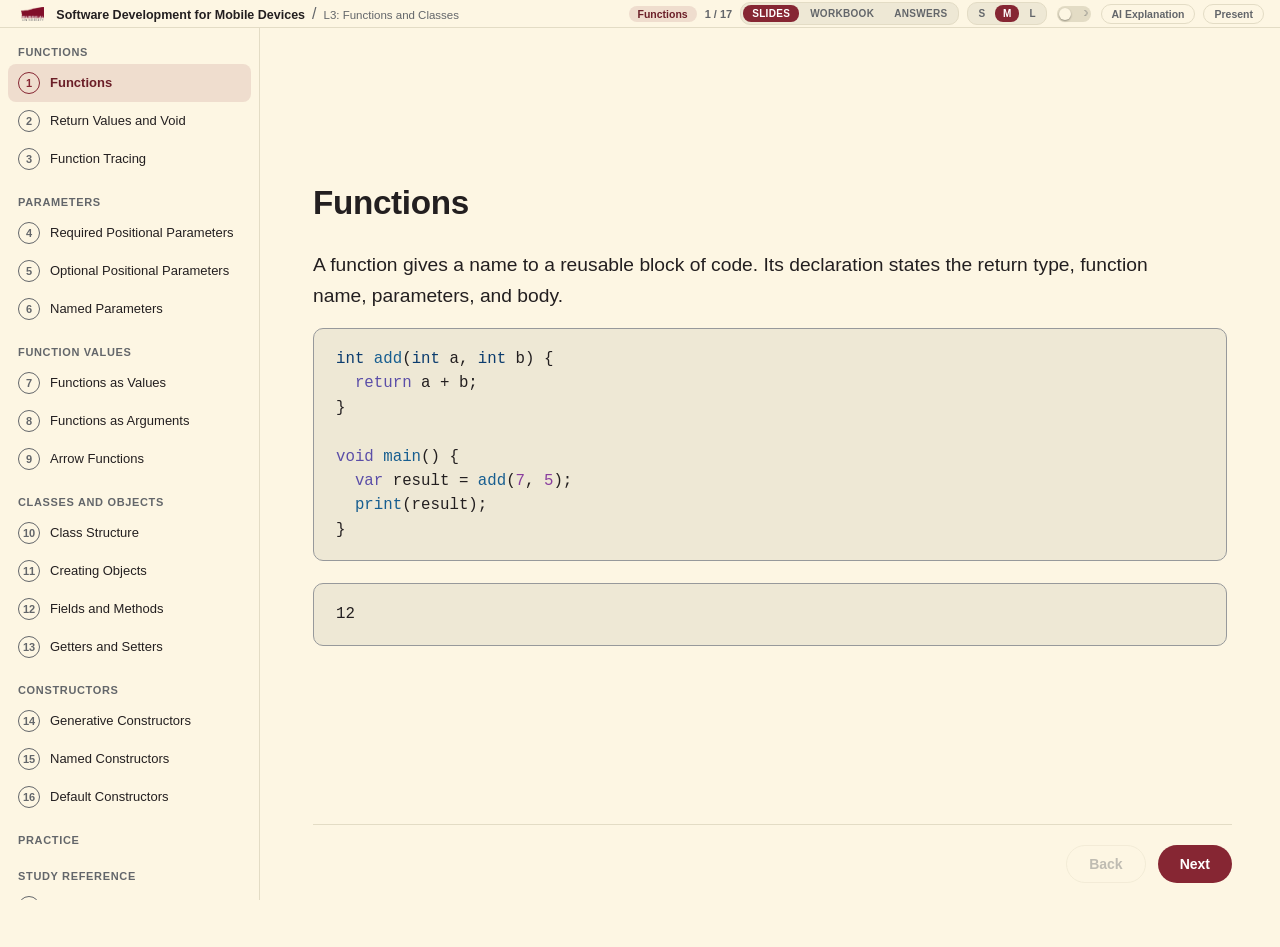
<file: l03-functions-and-classes/index.html>
<!doctype html>
<html lang="en">
<head>
<meta charset="utf-8">
<meta name="viewport" content="width=device-width, initial-scale=1">
<title>Functions and Classes · Software Development for Mobile Devices</title>
<meta name="description" content="Reusable behavior and object structure">
<script>
(function () {
  try {
    var saved = localStorage.getItem('codelabs:theme');
    var theme = saved || 'light';
    document.documentElement.setAttribute('data-theme', theme);
  } catch (e) {}
})();
</script>
<script>
(function () {
  try {
    var saved = localStorage.getItem('codelabs:mode');
    var mode = (saved === 'workbook' || saved === 'answers') ? saved : 'slides';
    document.documentElement.setAttribute('data-mode', mode);
  } catch (e) {}
})();
</script>
<script>
(function () {
  try {
    var saved = localStorage.getItem('codelabs:fontsize');
    var size = (saved === 'small' || saved === 'large') ? saved : 'medium';
    document.documentElement.setAttribute('data-font-size', size);
  } catch (e) {}
})();
</script>
<link rel="stylesheet" href="../assets/style.css">
</head>
<body>
<header class="topbar">
  <div class="topbar__left">
    <button class="icon-btn icon-btn--menu" id="btn-sidebar-toggle" title="Contents" aria-expanded="false" aria-controls="sidebar">&#9776;</button>
    <span class="topbar__crest"><img src="../assets/img/mun-logo.png" alt="Memorial University" class="topbar__logo"></span>
    <a class="topbar__course" href="../index.html">Software Development for Mobile Devices</a>
    <span class="topbar__sep">/</span>
    <span class="topbar__title">L3: Functions and Classes</span>
  </div>
  <div class="topbar__right">
    <span class="topbar__arc" id="arc"></span>
    <span class="topbar__counter" id="counter"></span>
    <div class="mode-switch" id="mode-switch">
      <button class="mode-btn" data-mode-btn="slides" title="Slides -- teaching content only (S)">Slides</button>
      <button class="mode-btn" data-mode-btn="workbook" title="Workbook -- + questions, blank answers (W)">Workbook</button>
      <button class="mode-btn" data-mode-btn="answers" title="Workbook + Solutions (A)">Answers</button>
    </div>
    <div class="font-switch" id="font-switch">
      <button class="font-btn" data-font-btn="small" title="Small text">S</button>
      <button class="font-btn" data-font-btn="medium" title="Medium text">M</button>
      <button class="font-btn" data-font-btn="large" title="Large text (default)">L</button>
    </div>
    <button class="theme-switch" id="btn-theme" title="Toggle light / dark (T / D)" aria-pressed="false">
      <span class="theme-switch__track"><span class="theme-switch__thumb"></span></span>
    </button>
    <button class="icon-btn" id="btn-notes" title="Toggle AI Explanation (N)">AI Explanation</button>
    <button class="icon-btn" id="btn-present" title="Present, full screen (F)">Present</button>
  </div>
</header>

<div class="layout">
  <nav class="sidebar" id="sidebar">
    <div class="sidebar__arc">Functions</div>
    <button class="sidebar__item" data-index="0" title="Functions"><span class="sidebar__bullet">1</span><span class="sidebar__label">Functions</span></button>
    <button class="sidebar__item" data-index="1" title="Return Values and Void"><span class="sidebar__bullet">2</span><span class="sidebar__label">Return Values and Void</span></button>
    <button class="sidebar__item" data-index="2" title="Function Tracing"><span class="sidebar__bullet">3</span><span class="sidebar__label">Function Tracing</span></button>
    <div class="sidebar__arc">Parameters</div>
    <button class="sidebar__item" data-index="3" title="Required Positional Parameters"><span class="sidebar__bullet">4</span><span class="sidebar__label">Required Positional Parameters</span></button>
    <button class="sidebar__item" data-index="4" title="Optional Positional Parameters"><span class="sidebar__bullet">5</span><span class="sidebar__label">Optional Positional Parameters</span></button>
    <button class="sidebar__item" data-index="5" title="Named Parameters"><span class="sidebar__bullet">6</span><span class="sidebar__label">Named Parameters</span></button>
    <div class="sidebar__arc">Function Values</div>
    <button class="sidebar__item" data-index="6" title="Functions as Values"><span class="sidebar__bullet">7</span><span class="sidebar__label">Functions as Values</span></button>
    <button class="sidebar__item" data-index="7" title="Functions as Arguments"><span class="sidebar__bullet">8</span><span class="sidebar__label">Functions as Arguments</span></button>
    <button class="sidebar__item" data-index="8" title="Arrow Functions"><span class="sidebar__bullet">9</span><span class="sidebar__label">Arrow Functions</span></button>
    <div class="sidebar__arc">Classes and Objects</div>
    <button class="sidebar__item" data-index="9" title="Class Structure"><span class="sidebar__bullet">10</span><span class="sidebar__label">Class Structure</span></button>
    <button class="sidebar__item" data-index="10" title="Creating Objects"><span class="sidebar__bullet">11</span><span class="sidebar__label">Creating Objects</span></button>
    <button class="sidebar__item" data-index="11" title="Fields and Methods"><span class="sidebar__bullet">12</span><span class="sidebar__label">Fields and Methods</span></button>
    <button class="sidebar__item" data-index="12" title="Getters and Setters"><span class="sidebar__bullet">13</span><span class="sidebar__label">Getters and Setters</span></button>
    <div class="sidebar__arc">Constructors</div>
    <button class="sidebar__item" data-index="13" title="Generative Constructors"><span class="sidebar__bullet">14</span><span class="sidebar__label">Generative Constructors</span></button>
    <button class="sidebar__item" data-index="14" title="Named Constructors"><span class="sidebar__bullet">15</span><span class="sidebar__label">Named Constructors</span></button>
    <button class="sidebar__item" data-index="15" title="Default Constructors"><span class="sidebar__bullet">16</span><span class="sidebar__label">Default Constructors</span></button>
    <div class="sidebar__arc">Practice</div>
    <button class="sidebar__item" data-practice data-index="16" title="Practice: Functions and Objects"><span class="sidebar__bullet">17</span><span class="sidebar__label">Practice: Functions and Objects</span></button>
    <div class="sidebar__arc">Study Reference</div>
    <button class="sidebar__item" data-index="17" title="Reference"><span class="sidebar__bullet">18</span><span class="sidebar__label">Reference</span></button>
  </nav>
  <div class="sidebar-scrim" id="sidebar-scrim"></div>
  <div class="resizer resizer--sidebar" id="sidebar-resizer" role="separator"
       aria-orientation="vertical" tabindex="0"
       title="Drag to resize, double-click to collapse"></div>

  <main class="content">
    <div class="steps" id="steps">
      <section class="step" data-index="0">
  <h2 class="step__title">Functions</h2>
  <div class="step__body">
    <div class="docblock docblock--outcomes">
      <div class="docblock__label">Learning outcomes</div>
      <div class="docblock__body"><p>By the end of this lecture, you should be able to:</p>
<ul><li>define and call functions with typed parameters and return values;</li><li>choose positional, optional positional, and named parameters;</li><li>use anonymous and arrow functions as values and arguments;</li><li>create objects with fields, methods, getters, setters, and constructors.</li></ul></div>
    </div><p>A function gives a name to a reusable block of code. Its declaration states the return type, function name, parameters, and body.</p>
<pre class="code-block" data-lang="dart"><code><span class="tok-type">int</span> <span class="tok-function">add</span>(<span class="tok-type">int</span> a, <span class="tok-type">int</span> b) {
  <span class="tok-keyword">return</span> a + b;
}

<span class="tok-keyword">void</span> <span class="tok-function">main</span>() {
  <span class="tok-keyword">var</span> result = <span class="tok-function">add</span>(<span class="tok-number">7</span>, <span class="tok-number">5</span>);
  <span class="tok-function">print</span>(result);
}</code></pre>
<pre class="code-block" data-lang="text"><code>12</code></pre>
  </div>
  
</section>
    <section class="step" data-index="1">
  <h2 class="step__title">Return Values and Void</h2>
  <div class="step__body">
    <p>A function that produces a value declares its return type. A function that performs an action without producing a value uses <code>void</code>.</p>
<pre class="code-block" data-lang="dart"><code><span class="tok-type">String</span> <span class="tok-function">planetLabel</span>(<span class="tok-type">String</span> name) {
  <span class="tok-keyword">return</span> <span class="tok-string">&#x27;Planet: $name&#x27;</span>;
}

<span class="tok-keyword">void</span> <span class="tok-function">showLabel</span>(<span class="tok-type">String</span> label) {
  <span class="tok-function">print</span>(label);
}

<span class="tok-keyword">void</span> <span class="tok-function">main</span>() {
  <span class="tok-keyword">var</span> label = <span class="tok-function">planetLabel</span>(<span class="tok-string">&#x27;Mars&#x27;</span>);
  <span class="tok-function">showLabel</span>(label);
}</code></pre>
<pre class="code-block" data-lang="text"><code>Planet: Mars</code></pre>
  </div>
  
</section>
    <section class="step" data-index="2">
  <h2 class="step__title">Function Tracing</h2>
  <div class="step__body">
    <pre class="code-block" data-lang="dart"><code><span class="tok-type">int</span> <span class="tok-function">nextYear</span>(<span class="tok-type">int</span> year) {
  <span class="tok-keyword">return</span> year + <span class="tok-number">1</span>;
}

<span class="tok-keyword">void</span> <span class="tok-function">main</span>() {
  <span class="tok-keyword">var</span> year = <span class="tok-number">2026</span>;
  <span class="tok-function">print</span>(<span class="tok-function">nextYear</span>(year));
  <span class="tok-function">print</span>(year);
}</code></pre>
  </div>
  <div class="step__exercises">
    <div class="exercise">
      <div class="exercise__q">
        <div class="exercise__label">Question</div>
        <div class="exercise__q-body"><p>What two values are printed? Does the call change the variable <code>year</code> in <code>main()</code>?</p></div>
      </div>
      <div class="exercise__blank" aria-hidden="true"></div>
      <div class="exercise__a">
        <div class="exercise__label exercise__label--answer">Answer</div>
        <div class="exercise__a-body"><p>The program prints <code>2027</code> and then <code>2026</code>. The parameter receives the current integer value. Returning <code>year + 1</code> does not assign a new value to the caller's variable.</p></div>
      </div>
    </div>
  </div>
</section>
    <section class="step" data-index="3">
  <h2 class="step__title">Required Positional Parameters</h2>
  <div class="step__body">
    <p>Required positional arguments are matched to parameters by position.</p>
<pre class="code-block" data-lang="dart"><code><span class="tok-type">String</span> <span class="tok-function">describePlanet</span>(<span class="tok-type">String</span> name, <span class="tok-type">int</span> moons) {
  <span class="tok-keyword">return</span> <span class="tok-string">&#x27;$name has $moons moon(s).&#x27;</span>;
}

<span class="tok-keyword">void</span> <span class="tok-function">main</span>() {
  <span class="tok-function">print</span>(<span class="tok-function">describePlanet</span>(<span class="tok-string">&#x27;Mars&#x27;</span>, <span class="tok-number">2</span>));
}</code></pre>
<pre class="code-block" data-lang="text"><code>Mars has 2 moon(s).</code></pre>
  </div>
  
</section>
    <section class="step" data-index="4">
  <h2 class="step__title">Optional Positional Parameters</h2>
  <div class="step__body">
    <p>Square brackets make positional parameters optional. A default value is used when an argument is omitted.</p>
<pre class="code-block" data-lang="dart"><code><span class="tok-type">String</span> <span class="tok-function">greet</span>(<span class="tok-type">String</span> name, [<span class="tok-type">String</span> greeting = <span class="tok-string">&#x27;Hello&#x27;</span>]) {
  <span class="tok-keyword">return</span> <span class="tok-string">&#x27;$greeting, $name!&#x27;</span>;
}

<span class="tok-keyword">void</span> <span class="tok-function">main</span>() {
  <span class="tok-function">print</span>(<span class="tok-function">greet</span>(<span class="tok-string">&#x27;Alice&#x27;</span>));
  <span class="tok-function">print</span>(<span class="tok-function">greet</span>(<span class="tok-string">&#x27;Bob&#x27;</span>, <span class="tok-string">&#x27;Hi&#x27;</span>));
}</code></pre>
<pre class="code-block" data-lang="text"><code>Hello, Alice!
Hi, Bob!</code></pre>
  </div>
  
</section>
    <section class="step" data-index="5">
  <h2 class="step__title">Named Parameters</h2>
  <div class="step__body">
    <p>Curly braces declare named parameters. A call supplies each argument with <code>parameterName: value</code>.</p>
<pre class="code-block" data-lang="dart"><code><span class="tok-keyword">void</span> <span class="tok-function">createUser</span>({
  <span class="tok-keyword">required</span> <span class="tok-type">String</span> name,
  <span class="tok-type">int</span> age = <span class="tok-number">18</span>,
  <span class="tok-type">String</span>? email,
}) {
  <span class="tok-function">print</span>(<span class="tok-string">&#x27;$name, $age, $email&#x27;</span>);
}

<span class="tok-keyword">void</span> <span class="tok-function">main</span>() {
  <span class="tok-function">createUser</span>(name: <span class="tok-string">&#x27;Alice&#x27;</span>, age: <span class="tok-number">25</span>);
  <span class="tok-function">createUser</span>(name: <span class="tok-string">&#x27;Bob&#x27;</span>);
  <span class="tok-function">createUser</span>(age: <span class="tok-number">30</span>, name: <span class="tok-string">&#x27;Charlie&#x27;</span>);
}</code></pre>
<pre class="code-block" data-lang="text"><code>Alice, 25, null
Bob, 18, null
Charlie, 30, null</code></pre>
<p><code>String?</code> means the value may be <code>null</code>. Null is the subject of the next lecture.</p>
  </div>
  <div class="step__exercises">
    <div class="exercise">
      <div class="exercise__q">
        <div class="exercise__label">Question</div>
        <div class="exercise__q-body"><p>Which of these calls compile: <code>createUser(age: 20)</code>, <code>createUser('Alice')</code>, and <code>createUser(name: 'Al', 25)</code>?</p></div>
      </div>
      <div class="exercise__blank" aria-hidden="true"></div>
      <div class="exercise__a">
        <div class="exercise__label exercise__label--answer">Answer</div>
        <div class="exercise__a-body"><p>None compile. The first omits required <code>name</code>. The second supplies a positional argument to a function with only named parameters. The third also supplies the required <code>name</code> incorrectly because <code>25</code> is an extra positional argument.</p></div>
      </div>
    </div>
  </div>
</section>
    <section class="step" data-index="6">
  <h2 class="step__title">Functions as Values</h2>
  <div class="step__body">
    <p>An anonymous function is a function without a declared name. It can be stored in a variable and called through that variable.</p>
<pre class="code-block" data-lang="dart"><code><span class="tok-keyword">void</span> <span class="tok-function">main</span>() {
  <span class="tok-keyword">var</span> sayHello = (<span class="tok-type">String</span> name) {
    <span class="tok-keyword">return</span> <span class="tok-string">&#x27;Hello, $name!&#x27;</span>;
  };

  <span class="tok-function">print</span>(<span class="tok-function">sayHello</span>(<span class="tok-string">&#x27;Dart&#x27;</span>));
}</code></pre>
<pre class="code-block" data-lang="text"><code>Hello, Dart!</code></pre>
  </div>
  
</section>
    <section class="step" data-index="7">
  <h2 class="step__title">Functions as Arguments</h2>
  <div class="step__body">
    <p>An operation can receive a function and call it for each value. Such a received function is a callback.</p>
<pre class="code-block" data-lang="dart"><code><span class="tok-keyword">void</span> <span class="tok-function">main</span>() {
  <span class="tok-keyword">var</span> names = [<span class="tok-string">&#x27;alice&#x27;</span>, <span class="tok-string">&#x27;bob&#x27;</span>, <span class="tok-string">&#x27;charlie&#x27;</span>];
  <span class="tok-keyword">var</span> upperCaseNames = names.<span class="tok-function">map</span>((name) {
    <span class="tok-keyword">return</span> name.<span class="tok-function">toUpperCase</span>();
  }).<span class="tok-function">toList</span>();

  <span class="tok-function">print</span>(upperCaseNames);
}</code></pre>
<pre class="code-block" data-lang="text"><code>[ALICE, BOB, CHARLIE]</code></pre>
  </div>
  
</section>
    <section class="step" data-index="8">
  <h2 class="step__title">Arrow Functions</h2>
  <div class="step__body">
    <p>Arrow syntax writes a function whose body is one expression. The expression's value is returned automatically.</p>
<pre class="code-block" data-lang="dart"><code><span class="tok-keyword">var</span> multiply = (<span class="tok-type">int</span> a, <span class="tok-type">int</span> b) =&gt; a * b;
<span class="tok-keyword">var</span> doubled = [<span class="tok-number">1</span>, <span class="tok-number">2</span>, <span class="tok-number">3</span>].<span class="tok-function">map</span>((n) =&gt; n * <span class="tok-number">2</span>).<span class="tok-function">toList</span>();

<span class="tok-keyword">void</span> <span class="tok-function">main</span>() {
  <span class="tok-function">print</span>(<span class="tok-function">multiply</span>(<span class="tok-number">5</span>, <span class="tok-number">3</span>));
  <span class="tok-function">print</span>(doubled);
}</code></pre>
<pre class="code-block" data-lang="text"><code>15
[2, 4, 6]</code></pre>
  </div>
  <div class="step__exercises">
    <div class="exercise">
      <div class="exercise__q">
        <div class="exercise__label">Question</div>
        <div class="exercise__q-body"><p>Rewrite <code>aListOfStrings.any((s) { return s.isEmpty; })</code> with arrow syntax.</p></div>
      </div>
      <div class="exercise__blank" aria-hidden="true"></div>
      <div class="exercise__a">
        <div class="exercise__label exercise__label--answer">Answer</div>
        <div class="exercise__a-body"><p><code>aListOfStrings.any((s) =&gt; s.isEmpty)</code>. The expression <code>s.isEmpty</code> becomes the returned value for each callback call.</p></div>
      </div>
    </div>
  </div>
</section>
    <section class="step" data-index="9">
  <h2 class="step__title">Class Structure</h2>
  <div class="step__body">
    <p>A class describes a kind of object. It can declare fields, constructors, and methods.</p>
<pre class="code-block" data-lang="dart"><code><span class="tok-keyword">class</span> Spacecraft {
  <span class="tok-type">String</span> name;
  <span class="tok-type">DateTime</span>? launchDate;

  <span class="tok-function">Spacecraft</span>(<span class="tok-keyword">this</span>.name, <span class="tok-keyword">this</span>.launchDate);

  <span class="tok-keyword">void</span> <span class="tok-function">describe</span>() {
    <span class="tok-function">print</span>(<span class="tok-string">&#x27;Spacecraft: $name&#x27;</span>);
  }
}</code></pre>
  </div>
  
</section>
    <section class="step" data-index="10">
  <h2 class="step__title">Creating Objects</h2>
  <div class="step__body">
    <p>Calling a constructor creates an object and returns a reference to it.</p>
<pre class="code-block" data-lang="dart"><code><span class="tok-keyword">class</span> Spacecraft {
  <span class="tok-type">String</span> name;
  <span class="tok-type">DateTime</span>? launchDate;

  <span class="tok-function">Spacecraft</span>(<span class="tok-keyword">this</span>.name, <span class="tok-keyword">this</span>.launchDate);
}

<span class="tok-keyword">void</span> <span class="tok-function">main</span>() {
  <span class="tok-keyword">var</span> voyager = <span class="tok-function">Spacecraft</span>(<span class="tok-string">&#x27;Voyager I&#x27;</span>, <span class="tok-type">DateTime</span>(<span class="tok-number">1977</span>, <span class="tok-number">9</span>, <span class="tok-number">5</span>));
  <span class="tok-keyword">var</span> futureMission = <span class="tok-function">Spacecraft</span>(<span class="tok-string">&#x27;Europa Clipper&#x27;</span>, <span class="tok-keyword">null</span>);
  <span class="tok-function">print</span>(voyager.name);
  <span class="tok-function">print</span>(futureMission.launchDate);
}</code></pre>
<pre class="code-block" data-lang="text"><code>Voyager I
null</code></pre>
  </div>
  
</section>
    <section class="step" data-index="11">
  <h2 class="step__title">Fields and Methods</h2>
  <div class="step__body">
    <p>Methods can read and change the fields of the object on which they are called.</p>
<pre class="code-block" data-lang="dart"><code><span class="tok-keyword">class</span> Counter {
  <span class="tok-type">int</span> value = <span class="tok-number">0</span>;

  <span class="tok-keyword">void</span> <span class="tok-function">increment</span>() {
    value += <span class="tok-number">1</span>;
  }
}

<span class="tok-keyword">void</span> <span class="tok-function">main</span>() {
  <span class="tok-keyword">var</span> counter = <span class="tok-function">Counter</span>();
  counter.<span class="tok-function">increment</span>();
  counter.<span class="tok-function">increment</span>();
  <span class="tok-function">print</span>(counter.value);
}</code></pre>
<pre class="code-block" data-lang="text"><code>2</code></pre>
  </div>
  
</section>
    <section class="step" data-index="12">
  <h2 class="step__title">Getters and Setters</h2>
  <div class="step__body">
    <p>A getter reads a value like a property. A setter handles an assignment to a property. A leading <code>_</code> makes a member private to its file.</p>
<pre class="code-block" data-lang="dart"><code><span class="tok-keyword">import</span> <span class="tok-string">&#x27;dart:math&#x27;</span>;

<span class="tok-keyword">class</span> Square {
  <span class="tok-type">double</span> side;
  <span class="tok-function">Square</span>(<span class="tok-keyword">this</span>.side);

  <span class="tok-type">double</span> <span class="tok-keyword">get</span> area =&gt; side * side;

  <span class="tok-keyword">set</span> <span class="tok-function">area</span>(<span class="tok-type">double</span> value) {
    side = <span class="tok-function">sqrt</span>(value);
  }
}</code></pre>
<pre class="code-block" data-lang="dart"><code><span class="tok-keyword">class</span> MyClass {
  <span class="tok-type">int</span> value1 = <span class="tok-number">2</span>;
  <span class="tok-type">int</span> value2 = <span class="tok-number">3</span>;
  <span class="tok-type">int</span> value3 = <span class="tok-number">5</span>;

  <span class="tok-type">int</span> <span class="tok-keyword">get</span> product =&gt; value1 * value2 * value3;
  <span class="tok-keyword">void</span> <span class="tok-function">incrementValue1</span>() =&gt; value1++;
}</code></pre>
  </div>
  <div class="step__exercises">
    <div class="exercise">
      <div class="exercise__q">
        <div class="exercise__label">Question</div>
        <div class="exercise__q-body"><p>Does <code>square.area</code> call the getter or the setter? Which one runs for <code>square.area = 25</code>?</p></div>
      </div>
      <div class="exercise__blank" aria-hidden="true"></div>
      <div class="exercise__a">
        <div class="exercise__label exercise__label--answer">Answer</div>
        <div class="exercise__a-body"><p>Reading <code>square.area</code> calls the getter. Assigning to <code>square.area</code> calls the setter with <code>25</code> as its argument.</p></div>
      </div>
    </div>
  </div>
</section>
    <section class="step" data-index="13">
  <h2 class="step__title">Generative Constructors</h2>
  <div class="step__body">
    <p>A generative constructor creates a new instance and initializes its fields. Parameters beginning with <code>this.</code> assign directly to fields of the same name.</p>
<pre class="code-block" data-lang="dart"><code><span class="tok-keyword">class</span> MyColor {
  <span class="tok-type">int</span> red;
  <span class="tok-type">int</span> green;
  <span class="tok-type">int</span> blue;

  <span class="tok-function">MyColor</span>(<span class="tok-keyword">this</span>.red, <span class="tok-keyword">this</span>.green, <span class="tok-keyword">this</span>.blue);
}</code></pre>
<p>These are alternative named-parameter forms for the constructor:</p>
<pre class="code-block" data-lang="dart"><code><span class="tok-function">MyColor</span>({<span class="tok-keyword">required</span> <span class="tok-keyword">this</span>.red, <span class="tok-keyword">required</span> <span class="tok-keyword">this</span>.green, <span class="tok-keyword">required</span> <span class="tok-keyword">this</span>.blue});

<span class="tok-comment">// Or, with defaults:</span>
<span class="tok-function">MyColor</span>({<span class="tok-keyword">this</span>.red = <span class="tok-number">0</span>, <span class="tok-keyword">this</span>.green = <span class="tok-number">0</span>, <span class="tok-keyword">this</span>.blue = <span class="tok-number">0</span>});</code></pre>
<p><code>required</code> is explained in the next lecture.</p>
  </div>
  <div class="step__exercises">
    <div class="exercise">
      <div class="exercise__q">
        <div class="exercise__label">Question</div>
        <div class="exercise__q-body"><p>For each constructor form shown, which calls compile: <code>MyColor(80, 80, 128)</code>, <code>MyColor(red: 80, green: 80, blue: 128)</code>, and <code>MyColor(red: 80)</code>?</p></div>
      </div>
      <div class="exercise__blank" aria-hidden="true"></div>
      <div class="exercise__a">
        <div class="exercise__label exercise__label--answer">Answer</div>
        <div class="exercise__a-body"><p>The positional form accepts only the first call. The required named form accepts only the second. The defaulted named form accepts the second and third calls. Treat the constructor declarations as alternatives, since a class cannot declare all three as unnamed constructors at once.</p></div>
      </div>
    </div>
  </div>
</section>
    <section class="step" data-index="14">
  <h2 class="step__title">Named Constructors</h2>
  <div class="step__body">
    <p>A named constructor gives a class another clearly named way to create an object.</p>
<pre class="code-block" data-lang="dart"><code><span class="tok-keyword">class</span> Point {
  <span class="tok-keyword">final</span> <span class="tok-type">double</span> x;
  <span class="tok-keyword">final</span> <span class="tok-type">double</span> y;

  <span class="tok-function">Point</span>(<span class="tok-keyword">this</span>.x, <span class="tok-keyword">this</span>.y);
  Point.<span class="tok-function">origin</span>() : x = <span class="tok-number">0</span>, y = <span class="tok-number">0</span>;
}

<span class="tok-keyword">void</span> <span class="tok-function">main</span>() {
  <span class="tok-keyword">var</span> position = <span class="tok-function">Point</span>(<span class="tok-number">3</span>, <span class="tok-number">4</span>);
  <span class="tok-keyword">var</span> origin = Point.<span class="tok-function">origin</span>();

  <span class="tok-function">print</span>(<span class="tok-string">&#x27;${position.x}, ${position.y}&#x27;</span>);
  <span class="tok-function">print</span>(<span class="tok-string">&#x27;${origin.x}, ${origin.y}&#x27;</span>);
}</code></pre>
<pre class="code-block" data-lang="text"><code>3.0, 4.0
0.0, 0.0</code></pre>
  </div>
  
</section>
    <section class="step" data-index="15">
  <h2 class="step__title">Default Constructors</h2>
  <div class="step__body">
    <p>If a class declares no constructor, Dart supplies an unnamed constructor with no arguments.</p>
<pre class="code-block" data-lang="dart"><code><span class="tok-keyword">class</span> Point {
  <span class="tok-type">double</span> x = <span class="tok-number">0</span>;
  <span class="tok-type">double</span> y = <span class="tok-number">0</span>;
}

<span class="tok-keyword">void</span> <span class="tok-function">main</span>() {
  <span class="tok-keyword">var</span> point = <span class="tok-function">Point</span>();
  <span class="tok-function">print</span>(<span class="tok-string">&#x27;${point.x}, ${point.y}&#x27;</span>);
}</code></pre>
<pre class="code-block" data-lang="text"><code>0.0, 0.0</code></pre>
<p>Non-nullable fields must still receive values before construction completes.</p>
  </div>
  
</section>
    <section class="step" data-practice data-index="16">
  <h2 class="step__title">Practice: Functions and Objects</h2>
  <div class="step__body">
    
  </div>
  <div class="step__exercises">
    <div class="exercise">
      <div class="exercise__q">
        <div class="exercise__label">Question</div>
        <div class="exercise__q-body"><ol><li>Complete the arrow function: <code>String joinWithCommas(List&lt;String&gt; strings) =&gt; ____;</code></li><li>Write the one-line constructor for a class with fields <code>anInt</code>, <code>aString</code>, and <code>aDouble</code> by completing <code>MyClass(____);</code>.</li><li>Fill in the result for each call.</li></ol>
<div class="table-wrap"><table><thead><tr><th>Call</th><th>Result</th></tr></thead><tbody><tr><td><code>greet('Alice')</code></td><td>____</td></tr><tr><td><code>greet('Bob', 'Hi')</code></td><td>____</td></tr><tr><td><code>greet()</code></td><td>____</td></tr></tbody></table></div>
<ol><li>For home study, trace the two calls to <code>formatMessage</code> on the reference page. Identify the required positional argument and the named arguments, then predict how changing the default <code>prefix</code> to <code>'Status: '</code> changes the first result.</li></ol>
<p>Try the source exercises for <a href="https://dart.dev/resources/dart-cheatsheet#arrow-syntax" target="_blank" rel="noopener">Arrow syntax</a> and <a href="https://dart.dev/resources/dart-cheatsheet#using-this-in-a-constructor" target="_blank" rel="noopener">Using <code>this</code> in a constructor</a>.</p></div>
      </div>
      <div class="exercise__blank" aria-hidden="true"></div>
      <div class="exercise__a">
        <div class="exercise__label exercise__label--answer">Answer</div>
        <div class="exercise__a-body"><ol><li><code>strings.join(',')</code>.</li><li><code>MyClass(this.anInt, this.aString, this.aDouble);</code>.</li><li>The first call returns <code>Hello, Alice!</code>; the second returns <code>Hi, Bob!</code>; <code>greet()</code> is rejected because the required positional argument <code>name</code> is missing.</li><li><code>'ready'</code> is the required positional argument. <code>uppercase: true</code> and <code>prefix: '&gt; '</code> are named arguments in the second call. With the changed default, the first call returns <code>Status: ready</code>.</li></ol></div>
      </div>
    </div>
  </div>
</section>
    <section class="step" data-index="17">
  <h2 class="step__title">Reference</h2>
  <div class="step__body">
    <div class="docblock docblock--reference">
      <div class="docblock__label">Reference</div>
      <div class="docblock__body"><p>Use this page to compare function and class syntax after the lecture. The examples are independent fragments unless they include <code>main()</code>.</p>
<h3>Function Declarations</h3>
<div class="table-wrap"><table><thead><tr><th>Form</th><th>Example</th><th>Meaning</th></tr></thead><tbody><tr><td>Required positional</td><td><code>add(int a, int b)</code></td><td>Arguments are required and matched by position.</td></tr><tr><td>Optional positional</td><td><code>greet(String name, [String greeting = 'Hello'])</code></td><td>Values in square brackets may be omitted.</td></tr><tr><td>Named</td><td><code>createUser({required String name, int age = 18})</code></td><td>Arguments use names; <code>required</code> makes one mandatory.</td></tr><tr><td>Mixed</td><td><code>formatMessage(String message, {bool uppercase = false})</code></td><td>Required positional values come before named values.</td></tr></tbody></table></div>
<p>A declaration can combine required positional parameters with named parameters. It cannot combine optional positional parameters with named parameters.</p>
<h3>Mixed Parameters</h3>
<pre class="code-block" data-lang="dart"><code><span class="tok-type">String</span> <span class="tok-function">formatMessage</span>(
  <span class="tok-type">String</span> message, {
  <span class="tok-type">bool</span> uppercase = <span class="tok-keyword">false</span>,
  <span class="tok-type">String</span> prefix = <span class="tok-string">&#x27;&#x27;</span>,
}) {
  <span class="tok-keyword">var</span> result = uppercase ? message.<span class="tok-function">toUpperCase</span>() : message;
  <span class="tok-keyword">return</span> <span class="tok-string">&#x27;$prefix$result&#x27;</span>;
}

<span class="tok-keyword">void</span> <span class="tok-function">main</span>() {
  <span class="tok-function">print</span>(<span class="tok-function">formatMessage</span>(<span class="tok-string">&#x27;ready&#x27;</span>));
  <span class="tok-function">print</span>(<span class="tok-function">formatMessage</span>(<span class="tok-string">&#x27;ready&#x27;</span>, uppercase: <span class="tok-keyword">true</span>, prefix: <span class="tok-string">&#x27;&gt; &#x27;</span>));
}</code></pre>
<pre class="code-block" data-lang="text"><code>ready
&gt; READY</code></pre>
<h3>Function Values</h3>
<pre class="code-block" data-lang="dart"><code><span class="tok-keyword">var</span> block = (<span class="tok-type">int</span> n) {
  <span class="tok-keyword">return</span> n * <span class="tok-number">2</span>;
};
<span class="tok-keyword">var</span> arrow = (<span class="tok-type">int</span> n) =&gt; n * <span class="tok-number">2</span>;
<span class="tok-type">int</span> <span class="tok-type">Function</span>(<span class="tok-type">int</span>) operation = arrow;</code></pre>
<p>A function value can be stored in a variable or passed as an argument. A callback is a function supplied to another operation. A higher-order function receives or returns a function.</p>
<h3>Constructor Forms</h3>
<div class="table-wrap"><table><thead><tr><th>Form</th><th>Example</th><th>Use</th></tr></thead><tbody><tr><td>Generative</td><td><code>MyColor(this.red, this.green, this.blue)</code></td><td>Create and initialize a new object.</td></tr><tr><td>Named</td><td><code>Point.origin()</code></td><td>Give an alternative construction path a clear name.</td></tr><tr><td>Defaulted positional</td><td><code>MyColor([this.red = 0, this.green = 0, this.blue = 0])</code></td><td>Let callers omit values from the end of the argument list.</td></tr><tr><td>Default</td><td><code>Point()</code> supplied automatically</td><td>Available only when the class declares no constructor.</td></tr></tbody></table></div></div>
    </div>
  </div>
  
</section>
    </div>

    <div class="stepnav">
      <button class="btn btn--ghost" id="btn-back">Back</button>
      <button class="btn btn--primary" id="btn-next">Next</button>
    </div>
  </main>
</div>

<aside class="notes-panel" id="notes-panel">
  <div class="resizer resizer--notes" id="notes-resizer" role="separator"
       aria-orientation="vertical" tabindex="0" title="Drag to resize"></div>
  <div class="notes-panel__header">
    <span>AI Explanation</span>
    <button class="icon-btn icon-btn--close" id="btn-notes-close" title="Close (N)">Close</button>
  </div>
  <div class="notes-panel__body" id="notes-body">
    <div class="note" data-index="0">
  <h3 class="note__title">Functions</h3>
  <p>The return type <code>int</code> appears before the name <code>add</code>. It promises that a completed call produces an integer. The parameters <code>int a</code> and <code>int b</code> introduce local names for the arguments supplied by the caller.</p>
<p>Execution begins in <code>main()</code>. The call <code>add(7, 5)</code> assigns <code>7</code> to <code>a</code> and <code>5</code> to <code>b</code> for this call. The function evaluates <code>a + b</code>, returns <code>12</code>, and the assignment stores that value in <code>result</code>.</p>
<p>The parameter is the name in the declaration. The argument is the value at the call site. Function declarations such as <code>add</code> normally appear outside <code>main()</code>.</p>
</div>
    <div class="note" data-index="1">
  <h3 class="note__title">Return Values and Void</h3>
  <p><code>planetLabel</code> creates and returns a string. Its call can therefore appear on the right side of an assignment. <code>showLabel</code> prints its argument and returns no value that the program uses.</p>
<p>The declared return type lets Dart check every returned value. Returning an integer from <code>planetLabel</code> would be a type error because the declaration promises a <code>String</code>.</p>
</div>
    <div class="note" data-index="2">
  <h3 class="note__title">Function Tracing</h3>
  <p>The name <code>year</code> is used in two different scopes. The local variable in <code>main()</code> belongs to <code>main</code>. The parameter named <code>year</code> belongs to <code>nextYear</code> and receives the value <code>2026</code> for the call.</p>
<p>The expression <code>year + 1</code> creates the returned value <code>2027</code>. No assignment changes the variable in <code>main()</code>, so the second print still reads <code>2026</code>.</p>
</div>
    <div class="note" data-index="3">
  <h3 class="note__title">Required Positional Parameters</h3>
  <p>The first argument supplies <code>name</code>, and the second supplies <code>moons</code>. Both are required, so omitting either argument is an error.</p>
<p>Position carries meaning in this form. Reversing the arguments would fail here because <code>2</code> is not a <code>String</code> and <code>'Mars'</code> is not an <code>int</code>. When several arguments have the same type, reversing them may compile but still produce the wrong meaning.</p>
</div>
    <div class="note" data-index="4">
  <h3 class="note__title">Optional Positional Parameters</h3>
  <p><code>name</code> remains required. The parameter <code>greeting</code> is inside square brackets, so the caller may stop after the first argument. In that case, <code>greeting</code> receives <code>'Hello'</code>.</p>
<p>The second call supplies a value for the optional position, replacing the default for that call. Optional positional parameters must come after the required positional parameters.</p>
</div>
    <div class="note" data-index="5">
  <h3 class="note__title">Named Parameters</h3>
  <p>The braces do not make every parameter optional. The <code>required</code> modifier means that a call must name <code>name</code>. The optional parameter <code>age</code> receives <code>18</code> when omitted, and the optional nullable parameter <code>email</code> receives <code>null</code> when omitted.</p>
<p>Named arguments can appear in any order. The third valid call writes <code>age</code> first even though <code>name</code> appears first in the declaration. Dart matches by name rather than position.</p>
</div>
    <div class="note" data-index="6">
  <h3 class="note__title">Functions as Values</h3>
  <p>The expression beginning with <code>(String name)</code> creates a function value. The assignment stores that value in <code>sayHello</code>. Parentheses after the variable name call the stored function.</p>
<p>Anonymous functions are also called lambdas or closures. They are useful when a short piece of behavior is needed locally or passed to another operation.</p>
<p>A function type can state the parameter types and return type explicitly. For example, <code>int Function(int, int) operation = add;</code> stores a function that receives two integers and returns an integer. The assignment stores the function itself because there are no call parentheses after <code>add</code>.</p>
</div>
    <div class="note" data-index="7">
  <h3 class="note__title">Functions as Arguments</h3>
  <p><code>map</code> takes one list element at a time and passes it to the anonymous function. That function returns an uppercase string. <code>map</code> produces those returned values in the same order, and <code>toList()</code> collects them into a list.</p>
<p>An operation that receives or returns a function is called a higher-order function. The callback gives <code>map</code> the specific transformation to perform.</p>
</div>
    <div class="note" data-index="8">
  <h3 class="note__title">Arrow Functions</h3>
  <p>The syntax <code>=&gt; expression</code> is equivalent to a block containing <code>return expression;</code>. It is suitable only when the function body is a single expression.</p>
<p>Arrow syntax changes the form, not the meaning. Use a block when the function needs several statements or when the steps are clearer when written separately.</p>
</div>
    <div class="note" data-index="9">
  <h3 class="note__title">Class Structure</h3>
  <p>The fields <code>name</code> and <code>launchDate</code> store data for each object. The constructor has the same name as the class and initializes those fields. The method <code>describe</code> defines behavior available on each <code>Spacecraft</code> object.</p>
<p><code>DateTime?</code> allows the launch date to be absent. Each object gets its own field values.</p>
</div>
    <div class="note" data-index="10">
  <h3 class="note__title">Creating Objects</h3>
  <p>The first call creates an object whose two fields receive the supplied values. The second creates a different object and uses <code>null</code> for its nullable launch date.</p>
<p>The dot reads a member of an object. <code>voyager.name</code> and <code>futureMission.launchDate</code> refer to fields in different objects even though both objects share the same class definition.</p>
</div>
    <div class="note" data-index="11">
  <h3 class="note__title">Fields and Methods</h3>
  <p>Because <code>Counter</code> declares no constructor, Dart supplies a default no-argument constructor. The field initializer sets <code>value</code> to zero before the object is used.</p>
<p>Each call to <code>increment</code> runs with <code>counter</code> as the current object and adds one to that object's field. A second <code>Counter()</code> object would have a separate <code>value</code> starting at zero.</p>
</div>
    <div class="note" data-index="12">
  <h3 class="note__title">Getters and Setters</h3>
  <p>The getter has no call parentheses at the use site. It calculates an area from the current side length. The setter receives the assigned area and changes <code>side</code> so the square has that area.</p>
<p>Both <code>product</code> and <code>incrementValue1</code> use arrow syntax because each body contains one expression. The expression after <code>=&gt;</code> is returned by the getter. The <code>void</code> method performs the increment and does not return a value for the caller to use.</p>
<p>The source used a rectangle whose area setter changed both dimensions. This square version preserves a clear relationship between the stored side and computed area. The <code>sqrt</code> function comes from <code>dart:math</code>.</p>
<p>The underscore privacy rule applies at the library level. In this single-file example, saying private to its file is the useful first approximation. Libraries and imports are introduced when the course begins multi-file Flutter projects.</p>
</div>
    <div class="note" data-index="13">
  <h3 class="note__title">Generative Constructors</h3>
  <p>The positional constructor requires three arguments in order. The first named form requires all three names but allows them in any order. The defaulted named form allows any of the three arguments to be omitted.</p>
<p>An initializing formal such as <code>this.red</code> replaces a separate assignment from a parameter to the field. The two declarations in the second block show alternative forms for the same class and are not meant to appear together.</p>
</div>
    <div class="note" data-index="14">
  <h3 class="note__title">Named Constructors</h3>
  <p>Both constructors create a <code>Point</code>. The unnamed constructor <code>Point(this.x, this.y)</code> receives coordinates from the caller. The named constructor <code>Point.origin()</code> communicates that both coordinates will be zero.</p>
<p>The period between <code>Point</code> and <code>origin</code> is part of the constructor's name. The colon introduces field initialization that happens before the constructor body. Initializer lists are covered with the other constructor forms in L5.</p>
<p>A subclass does not inherit a superclass's named constructors. If a subclass needs its own <code>origin</code> constructor, it must declare that constructor itself.</p>
</div>
    <div class="note" data-index="15">
  <h3 class="note__title">Default Constructors</h3>
  <p>The implicit constructor works because both fields have initializers. Removing those initializers would leave the non-nullable fields without values, so the class declaration would be rejected.</p>
<p>Declaring any constructor removes the automatically supplied one. A class with only <code>Point(this.x, this.y)</code> cannot also be called as <code>Point()</code> unless a separate no-argument constructor is declared.</p>
</div>
    <div class="note" data-index="16">
  <h3 class="note__title">Practice: Functions and Objects</h3>
  <p><em>No AI Explanation for this slide.</em></p>
</div>
    <div class="note" data-index="17">
  <h3 class="note__title">Reference</h3>
  <p><em>No AI Explanation for this slide.</em></p>
</div>
  </div>
</aside>

<script>window.__ARC_NAMES__ = ["Functions", "Functions", "Functions", "Parameters", "Parameters", "Parameters", "Function Values", "Function Values", "Function Values", "Classes and Objects", "Classes and Objects", "Classes and Objects", "Classes and Objects", "Constructors", "Constructors", "Constructors", "Practice", "Study Reference"];</script>
<script src="../assets/app.js"></script>
</body>
</html>
</file>
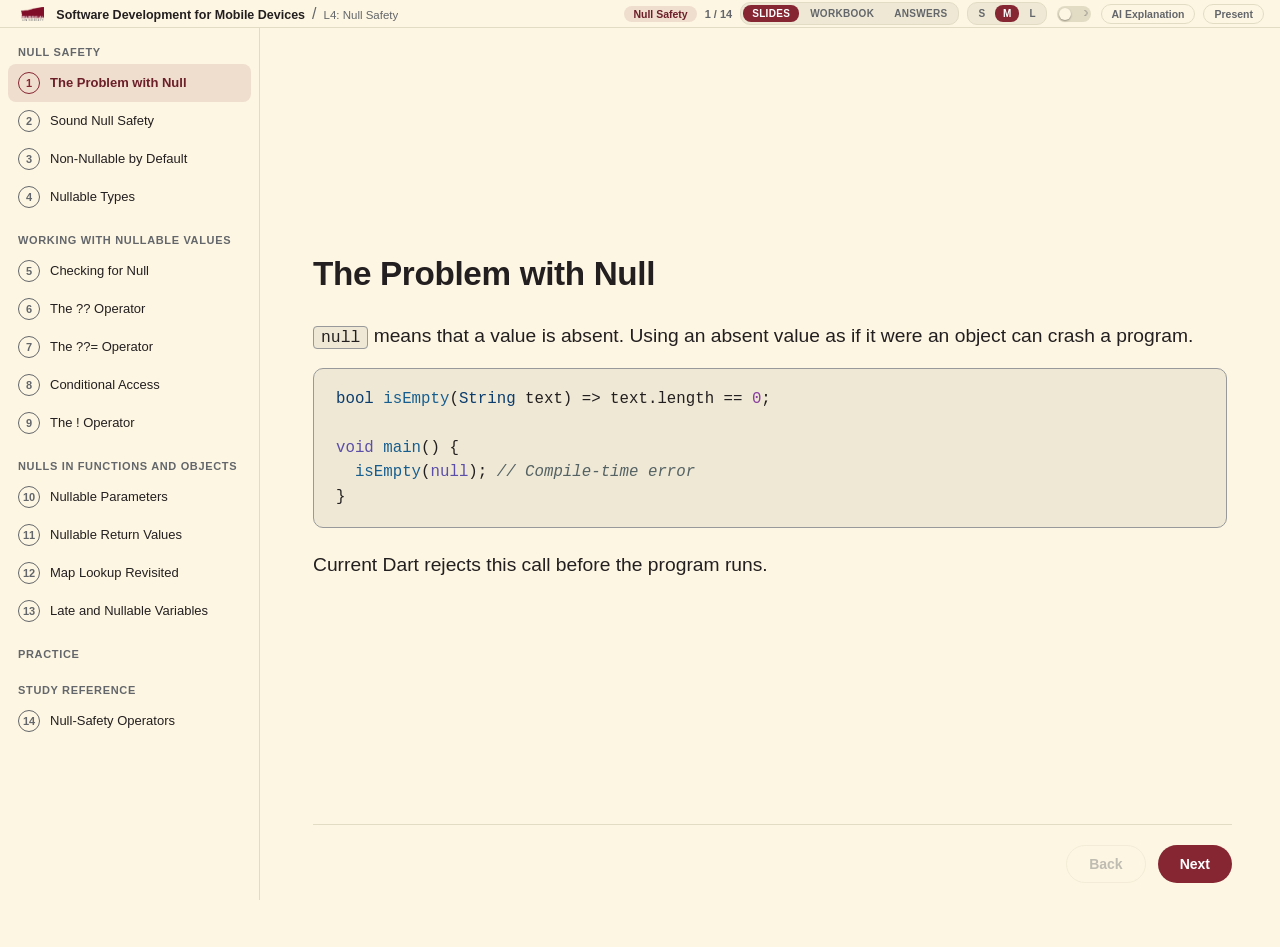
<file: l04-null-safety/index.html>
<!doctype html>
<html lang="en">
<head>
<meta charset="utf-8">
<meta name="viewport" content="width=device-width, initial-scale=1">
<title>Null Safety · Software Development for Mobile Devices</title>
<meta name="description" content="Values that may be absent">
<script>
(function () {
  try {
    var saved = localStorage.getItem('codelabs:theme');
    var theme = saved || 'light';
    document.documentElement.setAttribute('data-theme', theme);
  } catch (e) {}
})();
</script>
<script>
(function () {
  try {
    var saved = localStorage.getItem('codelabs:mode');
    var mode = (saved === 'workbook' || saved === 'answers') ? saved : 'slides';
    document.documentElement.setAttribute('data-mode', mode);
  } catch (e) {}
})();
</script>
<script>
(function () {
  try {
    var saved = localStorage.getItem('codelabs:fontsize');
    var size = (saved === 'small' || saved === 'large') ? saved : 'medium';
    document.documentElement.setAttribute('data-font-size', size);
  } catch (e) {}
})();
</script>
<link rel="stylesheet" href="../assets/style.css">
</head>
<body>
<header class="topbar">
  <div class="topbar__left">
    <button class="icon-btn icon-btn--menu" id="btn-sidebar-toggle" title="Contents" aria-expanded="false" aria-controls="sidebar">&#9776;</button>
    <span class="topbar__crest"><img src="../assets/img/mun-logo.png" alt="Memorial University" class="topbar__logo"></span>
    <a class="topbar__course" href="../index.html">Software Development for Mobile Devices</a>
    <span class="topbar__sep">/</span>
    <span class="topbar__title">L4: Null Safety</span>
  </div>
  <div class="topbar__right">
    <span class="topbar__arc" id="arc"></span>
    <span class="topbar__counter" id="counter"></span>
    <div class="mode-switch" id="mode-switch">
      <button class="mode-btn" data-mode-btn="slides" title="Slides -- teaching content only (S)">Slides</button>
      <button class="mode-btn" data-mode-btn="workbook" title="Workbook -- + questions, blank answers (W)">Workbook</button>
      <button class="mode-btn" data-mode-btn="answers" title="Workbook + Solutions (A)">Answers</button>
    </div>
    <div class="font-switch" id="font-switch">
      <button class="font-btn" data-font-btn="small" title="Small text">S</button>
      <button class="font-btn" data-font-btn="medium" title="Medium text">M</button>
      <button class="font-btn" data-font-btn="large" title="Large text (default)">L</button>
    </div>
    <button class="theme-switch" id="btn-theme" title="Toggle light / dark (T / D)" aria-pressed="false">
      <span class="theme-switch__track"><span class="theme-switch__thumb"></span></span>
    </button>
    <button class="icon-btn" id="btn-notes" title="Toggle AI Explanation (N)">AI Explanation</button>
    <button class="icon-btn" id="btn-present" title="Present, full screen (F)">Present</button>
  </div>
</header>

<div class="layout">
  <nav class="sidebar" id="sidebar">
    <div class="sidebar__arc">Null Safety</div>
    <button class="sidebar__item" data-index="0" title="The Problem with Null"><span class="sidebar__bullet">1</span><span class="sidebar__label">The Problem with Null</span></button>
    <button class="sidebar__item" data-index="1" title="Sound Null Safety"><span class="sidebar__bullet">2</span><span class="sidebar__label">Sound Null Safety</span></button>
    <button class="sidebar__item" data-index="2" title="Non-Nullable by Default"><span class="sidebar__bullet">3</span><span class="sidebar__label">Non-Nullable by Default</span></button>
    <button class="sidebar__item" data-index="3" title="Nullable Types"><span class="sidebar__bullet">4</span><span class="sidebar__label">Nullable Types</span></button>
    <div class="sidebar__arc">Working with Nullable Values</div>
    <button class="sidebar__item" data-index="4" title="Checking for Null"><span class="sidebar__bullet">5</span><span class="sidebar__label">Checking for Null</span></button>
    <button class="sidebar__item" data-index="5" title="The ?? Operator"><span class="sidebar__bullet">6</span><span class="sidebar__label">The ?? Operator</span></button>
    <button class="sidebar__item" data-index="6" title="The ??= Operator"><span class="sidebar__bullet">7</span><span class="sidebar__label">The ??= Operator</span></button>
    <button class="sidebar__item" data-index="7" title="Conditional Access"><span class="sidebar__bullet">8</span><span class="sidebar__label">Conditional Access</span></button>
    <button class="sidebar__item" data-index="8" title="The ! Operator"><span class="sidebar__bullet">9</span><span class="sidebar__label">The ! Operator</span></button>
    <div class="sidebar__arc">Nulls in Functions and Objects</div>
    <button class="sidebar__item" data-index="9" title="Nullable Parameters"><span class="sidebar__bullet">10</span><span class="sidebar__label">Nullable Parameters</span></button>
    <button class="sidebar__item" data-index="10" title="Nullable Return Values"><span class="sidebar__bullet">11</span><span class="sidebar__label">Nullable Return Values</span></button>
    <button class="sidebar__item" data-index="11" title="Map Lookup Revisited"><span class="sidebar__bullet">12</span><span class="sidebar__label">Map Lookup Revisited</span></button>
    <button class="sidebar__item" data-index="12" title="Late and Nullable Variables"><span class="sidebar__bullet">13</span><span class="sidebar__label">Late and Nullable Variables</span></button>
    <div class="sidebar__arc">Practice</div>
    <button class="sidebar__item" data-practice data-index="13" title="Practice: Null Safety"><span class="sidebar__bullet">14</span><span class="sidebar__label">Practice: Null Safety</span></button>
    <div class="sidebar__arc">Study Reference</div>
    <button class="sidebar__item" data-index="14" title="Null-Safety Operators"><span class="sidebar__bullet">15</span><span class="sidebar__label">Null-Safety Operators</span></button>
  </nav>
  <div class="sidebar-scrim" id="sidebar-scrim"></div>
  <div class="resizer resizer--sidebar" id="sidebar-resizer" role="separator"
       aria-orientation="vertical" tabindex="0"
       title="Drag to resize, double-click to collapse"></div>

  <main class="content">
    <div class="steps" id="steps">
      <section class="step" data-index="0">
  <h2 class="step__title">The Problem with Null</h2>
  <div class="step__body">
    <div class="docblock docblock--outcomes">
      <div class="docblock__label">Learning outcomes</div>
      <div class="docblock__body"><p>By the end of this lecture, you should be able to:</p>
<ul><li>distinguish non-nullable and nullable types;</li><li>use null checks, <code>?.</code>, <code>??</code>, <code>??=</code>, and <code>!</code>;</li><li>declare nullable parameters and return types; and</li><li>choose between a nullable variable and <code>late</code>.</li></ul></div>
    </div><p><code>null</code> means that a value is absent. Using an absent value as if it were an object can crash a program.</p>
<pre class="code-block" data-lang="dart"><code><span class="tok-type">bool</span> <span class="tok-function">isEmpty</span>(<span class="tok-type">String</span> text) =&gt; text.length == <span class="tok-number">0</span>;

<span class="tok-keyword">void</span> <span class="tok-function">main</span>() {
  <span class="tok-function">isEmpty</span>(<span class="tok-keyword">null</span>); <span class="tok-comment">// Compile-time error</span>
}</code></pre>
<p>Current Dart rejects this call before the program runs.</p>
  </div>
  
</section>
    <section class="step" data-index="1">
  <h2 class="step__title">Sound Null Safety</h2>
  <div class="step__body">
    <p>Dart has sound null safety:</p>
<ul><li>a non-nullable variable cannot contain <code>null</code>;</li><li>a nullable variable is marked with <code>?</code>; and</li><li>Dart requires nullable values to be handled before unsafe use.</li></ul>
<p>The type tells us whether absence is possible.</p>
  </div>
  
</section>
    <section class="step" data-index="2">
  <h2 class="step__title">Non-Nullable by Default</h2>
  <div class="step__body">
    <p>Types are non-nullable by default. A variable of type <code>String</code> must always hold a string.</p>
<pre class="code-block" data-lang="dart"><code><span class="tok-keyword">void</span> <span class="tok-function">main</span>() {
  <span class="tok-type">String</span> course = <span class="tok-string">&#x27;COMP 4768&#x27;</span>;
  <span class="tok-function">print</span>(course.length);

  <span class="tok-comment">// course = null; // Compile-time error</span>
}</code></pre>
<pre class="code-block" data-lang="text"><code>9</code></pre>
  </div>
  
</section>
    <section class="step" data-index="3">
  <h2 class="step__title">Nullable Types</h2>
  <div class="step__body">
    <p>Add <code>?</code> to a type when absence is a valid state.</p>
<pre class="code-block" data-lang="dart"><code><span class="tok-type">int</span>? score;
<span class="tok-type">String</span>? nickname = <span class="tok-string">&#x27;Dash&#x27;</span>;

<span class="tok-keyword">void</span> <span class="tok-function">main</span>() {
  <span class="tok-function">print</span>(score);
  <span class="tok-function">print</span>(nickname);

  nickname = <span class="tok-keyword">null</span>;
  <span class="tok-function">print</span>(nickname);
}</code></pre>
<pre class="code-block" data-lang="text"><code>null
Dash
null</code></pre>
<figure class="figure figure--diagram"><svg viewBox="0 0 380 159" width="23.75em" role="img" aria-label="String? to String value; String? to null"><rect class="diagram__box" x="16.0" y="58.0" width="152" height="43.0" rx="4"/><text class="diagram__text diagram__text--mono" x="92.0" y="79.5" text-anchor="middle" dominant-baseline="central">String?</text><rect class="diagram__box" x="212.0" y="16.0" width="152" height="43.0" rx="4"/><text class="diagram__text diagram__text--mono" x="288.0" y="37.5" text-anchor="middle" dominant-baseline="central">String value</text><rect class="diagram__box" x="212.0" y="100.0" width="152" height="43.0" rx="4"/><text class="diagram__text diagram__text--mono" x="288.0" y="121.5" text-anchor="middle" dominant-baseline="central">null</text><line class="diagram__edge" x1="168.0" y1="79.5" x2="205.5" y2="43.7"/><polygon class="diagram__head" points="212.0,37.5 208.3,46.6 202.7,40.8"/><line class="diagram__edge" x1="168.0" y1="79.5" x2="205.5" y2="115.3"/><polygon class="diagram__head" points="212.0,121.5 202.7,118.2 208.3,112.4"/></svg></figure>
  </div>
  <div class="step__exercises">
    <div class="exercise">
      <div class="exercise__q">
        <div class="exercise__label">Question</div>
        <div class="exercise__q-body"><p>Which declarations are accepted: top-level <code>int a;</code>, <code>int? b;</code>, <code>int c = null;</code>, and <code>String? d = 'x';</code>?</p></div>
      </div>
      <div class="exercise__blank" aria-hidden="true"></div>
      <div class="exercise__a">
        <div class="exercise__label exercise__label--answer">Answer</div>
        <div class="exercise__a-body"><p><code>int? b;</code> and <code>String? d = 'x';</code> are accepted. Top-level <code>int a;</code> has no value for its non-nullable type, and <code>int c = null;</code> tries to store <code>null</code> in a non-nullable variable.</p></div>
      </div>
    </div>
  </div>
</section>
    <section class="step" data-index="4">
  <h2 class="step__title">Checking for Null</h2>
  <div class="step__body">
    <p>A null check separates the absent case from the case that has a value.</p>
<pre class="code-block" data-lang="dart"><code><span class="tok-type">String</span> <span class="tok-function">greeting</span>(<span class="tok-type">String</span>? name) {
  <span class="tok-keyword">if</span> (name != <span class="tok-keyword">null</span>) {
    <span class="tok-keyword">return</span> <span class="tok-string">&#x27;Hello, $name!&#x27;</span>;
  }
  <span class="tok-keyword">return</span> <span class="tok-string">&#x27;Hello, mysterious user!&#x27;</span>;
}

<span class="tok-keyword">void</span> <span class="tok-function">main</span>() {
  <span class="tok-function">print</span>(<span class="tok-function">greeting</span>(<span class="tok-string">&#x27;Ada&#x27;</span>));
  <span class="tok-function">print</span>(<span class="tok-function">greeting</span>(<span class="tok-keyword">null</span>));
}</code></pre>
<pre class="code-block" data-lang="text"><code>Hello, Ada!
Hello, mysterious user!</code></pre>
  </div>
  
</section>
    <section class="step" data-index="5">
  <h2 class="step__title">The ?? Operator</h2>
  <div class="step__body">
    <p>The <code>??</code> operator uses the value on its left unless that value is <code>null</code>. Otherwise, it uses the value on its right.</p>
<pre class="code-block" data-lang="dart"><code><span class="tok-type">String</span> <span class="tok-function">displayName</span>(<span class="tok-type">String</span>? nickname) {
  <span class="tok-keyword">return</span> nickname ?? <span class="tok-string">&#x27;Guest&#x27;</span>;
}

<span class="tok-keyword">void</span> <span class="tok-function">main</span>() {
  <span class="tok-function">print</span>(<span class="tok-function">displayName</span>(<span class="tok-string">&#x27;Dash&#x27;</span>));
  <span class="tok-function">print</span>(<span class="tok-function">displayName</span>(<span class="tok-keyword">null</span>));
}</code></pre>
<pre class="code-block" data-lang="text"><code>Dash
Guest</code></pre>
  </div>
  
</section>
    <section class="step" data-index="6">
  <h2 class="step__title">The ??= Operator</h2>
  <div class="step__body">
    <p>The <code>??=</code> operator assigns only when the variable is currently <code>null</code>.</p>
<pre class="code-block" data-lang="dart"><code><span class="tok-keyword">void</span> <span class="tok-function">main</span>() {
  <span class="tok-type">int</span>? score;

  score ??= <span class="tok-number">5</span>;
  score ??= <span class="tok-number">10</span>;

  <span class="tok-function">print</span>(score);
}</code></pre>
<pre class="code-block" data-lang="text"><code>5</code></pre>
  </div>
  <div class="step__exercises">
    <div class="exercise">
      <div class="exercise__q">
        <div class="exercise__label">Question</div>
        <div class="exercise__q-body"><p>Suppose <code>String? foo = 'a string';</code> and <code>String? bar;</code>. Fill the operators: <code>String? baz = foo ___ bar;</code> and <code>bar ___ 'a string';</code>. Then evaluate <code>null ?? 12</code> and <code>1 ?? 3</code>.</p></div>
      </div>
      <div class="exercise__blank" aria-hidden="true"></div>
      <div class="exercise__a">
        <div class="exercise__label exercise__label--answer">Answer</div>
        <div class="exercise__a-body"><p>Use <code>??</code> in the first blank and <code>??=</code> in the second. The expressions produce <code>12</code> and <code>1</code>.</p></div>
      </div>
    </div>
  </div>
</section>
    <section class="step" data-index="7">
  <h2 class="step__title">Conditional Access</h2>
  <div class="step__body">
    <p>The <code>?.</code> operator accesses a member only when the value before it is not <code>null</code>.</p>
<pre class="code-block" data-lang="dart"><code><span class="tok-keyword">void</span> <span class="tok-function">main</span>() {
  <span class="tok-type">String</span>? message = <span class="tok-string">&#x27;Hello World&#x27;</span>;
  <span class="tok-function">print</span>(message?.<span class="tok-function">toLowerCase</span>().length);

  message = <span class="tok-keyword">null</span>;
  <span class="tok-function">print</span>(message?.<span class="tok-function">toLowerCase</span>().length);
}</code></pre>
<pre class="code-block" data-lang="text"><code>11
null</code></pre>
  </div>
  <div class="step__exercises">
    <div class="exercise">
      <div class="exercise__q">
        <div class="exercise__label">Question</div>
        <div class="exercise__q-body"><p>If <code>message</code> is <code>null</code>, does <code>message?.toLowerCase().length</code> call either member? What value does the whole expression produce?</p></div>
      </div>
      <div class="exercise__blank" aria-hidden="true"></div>
      <div class="exercise__a">
        <div class="exercise__label exercise__label--answer">Answer</div>
        <div class="exercise__a-body"><p>It calls neither member. Conditional access stops at <code>null</code>, and the whole expression produces <code>null</code>.</p></div>
      </div>
    </div>
  </div>
</section>
    <section class="step" data-index="8">
  <h2 class="step__title">The ! Operator</h2>
  <div class="step__body">
    <p>The <code>!</code> operator asserts that a nullable value is not <code>null</code>. The program fails at runtime if the assertion is wrong.</p>
<pre class="code-block" data-lang="dart"><code><span class="tok-type">int</span> <span class="tok-function">characterCount</span>(<span class="tok-type">String</span>? text) {
  <span class="tok-keyword">return</span> text!.length;
}

<span class="tok-keyword">void</span> <span class="tok-function">main</span>() {
  <span class="tok-function">print</span>(<span class="tok-function">characterCount</span>(<span class="tok-string">&#x27;Dart&#x27;</span>));
  <span class="tok-function">print</span>(<span class="tok-function">characterCount</span>(<span class="tok-keyword">null</span>));
  <span class="tok-function">print</span>(<span class="tok-string">&#x27;Done&#x27;</span>);
}</code></pre>
  </div>
  <div class="step__exercises">
    <div class="exercise">
      <div class="exercise__q">
        <div class="exercise__label">Question</div>
        <div class="exercise__q-body"><p>What does the first call print? Does the program reach <code>print('Done')</code>?</p></div>
      </div>
      <div class="exercise__blank" aria-hidden="true"></div>
      <div class="exercise__a">
        <div class="exercise__label exercise__label--answer">Answer</div>
        <div class="exercise__a-body"><p>The first call prints <code>4</code>. The second call applies <code>!</code> to <code>null</code> and throws at runtime, so the program does not print <code>Done</code>.</p></div>
      </div>
    </div>
  </div>
</section>
    <section class="step" data-index="9">
  <h2 class="step__title">Nullable Parameters</h2>
  <div class="step__body">
    <p>A parameter can accept <code>null</code> when its type is nullable.</p>
<pre class="code-block" data-lang="dart"><code><span class="tok-keyword">void</span> <span class="tok-function">greet</span>({<span class="tok-type">String</span>? middleName}) {
  <span class="tok-function">print</span>(middleName ?? <span class="tok-string">&#x27;No middle name&#x27;</span>);
}

<span class="tok-keyword">void</span> <span class="tok-function">main</span>() {
  <span class="tok-function">greet</span>(middleName: <span class="tok-string">&#x27;Grace&#x27;</span>);
  <span class="tok-function">greet</span>();
}</code></pre>
<pre class="code-block" data-lang="text"><code>Grace
No middle name</code></pre>
  </div>
  
</section>
    <section class="step" data-index="10">
  <h2 class="step__title">Nullable Return Values</h2>
  <div class="step__body">
    <p>A function uses a nullable return type when a valid call may produce no value.</p>
<pre class="code-block" data-lang="dart"><code><span class="tok-type">String</span>? <span class="tok-function">upperCaseIt</span>(<span class="tok-type">String</span>? str) =&gt; str?.<span class="tok-function">toUpperCase</span>();

<span class="tok-keyword">void</span> <span class="tok-function">main</span>() {
  <span class="tok-function">print</span>(<span class="tok-function">upperCaseIt</span>(<span class="tok-string">&#x27;Dart&#x27;</span>));
  <span class="tok-function">print</span>(<span class="tok-function">upperCaseIt</span>(<span class="tok-keyword">null</span>));
}</code></pre>
<pre class="code-block" data-lang="text"><code>DART
null</code></pre>
  </div>
  
</section>
    <section class="step" data-index="11">
  <h2 class="step__title">Map Lookup Revisited</h2>
  <div class="step__body">
    <p>A map lookup returns a nullable value because the requested key may not exist.</p>
<pre class="code-block" data-lang="dart"><code><span class="tok-keyword">void</span> <span class="tok-function">main</span>() {
  <span class="tok-keyword">var</span> distances = {
    <span class="tok-string">&#x27;Earth&#x27;</span>: <span class="tok-number">0.0</span>,
    <span class="tok-string">&#x27;Venus&#x27;</span>: <span class="tok-number">41.0</span>,
  };

  <span class="tok-function">print</span>(distances[<span class="tok-string">&#x27;Mars&#x27;</span>]);
  <span class="tok-function">print</span>(distances[<span class="tok-string">&#x27;Mars&#x27;</span>] ?? <span class="tok-number">0.0</span>);
}</code></pre>
<pre class="code-block" data-lang="text"><code>null
0.0</code></pre>
  </div>
  
</section>
    <section class="step" data-index="12">
  <h2 class="step__title">Late and Nullable Variables</h2>
  <div class="step__body">
    <p><code>late</code> and <code>?</code> describe different situations.</p>
<div class="table-wrap"><table><thead><tr><th>Declaration</th><th>Meaning</th></tr></thead><tbody><tr><td><code>late String token;</code></td><td>A string will be assigned before it is read.</td></tr><tr><td><code>String? token;</code></td><td>The token may legitimately be absent.</td></tr></tbody></table></div>
  </div>
  <div class="step__exercises">
    <div class="exercise">
      <div class="exercise__q">
        <div class="exercise__label">Question</div>
        <div class="exercise__q-body"><p>For <code>String joinWithCommas(int a, [int? b, int? c])</code>, trace the call <code>joinWithCommas(1, 2)</code>. Which parameter is <code>null</code>, and what must the function body check?</p></div>
      </div>
      <div class="exercise__blank" aria-hidden="true"></div>
      <div class="exercise__a">
        <div class="exercise__label exercise__label--answer">Answer</div>
        <div class="exercise__a-body"><p><code>a</code> is <code>1</code>, <code>b</code> is <code>2</code>, and <code>c</code> is <code>null</code>. The body must check whether each nullable optional parameter is present before adding it to the result.</p></div>
      </div>
    </div>
  </div>
</section>
    <section class="step" data-practice data-index="13">
  <h2 class="step__title">Practice: Null Safety</h2>
  <div class="step__body">
    
  </div>
  <div class="step__exercises">
    <div class="exercise">
      <div class="exercise__q">
        <div class="exercise__label">Question</div>
        <div class="exercise__q-body"><ol><li>Declare a nullable <code>String</code> named <code>name</code> with the value <code>'Jane'</code>, and a nullable <code>String</code> named <code>address</code> with the value <code>null</code>.</li><li>Complete <code>String? upperCaseIt(String? str)</code> so it returns an uppercase string or <code>null</code> by using <code>?.</code>.</li><li>Trace: <code>int? n; n ??= 3; n ??= 5; print(n);</code>.</li><li>Trace: <code>String? s; print(s?.length); print(s!.length);</code>. What happens at each <code>print</code>?</li></ol>
<p>For home study, use the Dart cheatsheet exercises for <a href="https://dart.dev/resources/dart-cheatsheet#nullable-variables" target="_blank" rel="noopener">Nullable variables</a>, <a href="https://dart.dev/resources/dart-cheatsheet#null-aware-operators" target="_blank" rel="noopener">Null-aware operators</a>, <a href="https://dart.dev/resources/dart-cheatsheet#conditional-property-access" target="_blank" rel="noopener">Conditional property access</a>, <a href="https://dart.dev/resources/dart-cheatsheet#optional-positional-parameters" target="_blank" rel="noopener">Optional positional parameters</a>, and <a href="https://dart.dev/resources/dart-cheatsheet#named-parameters" target="_blank" rel="noopener">Named parameters</a>. The named-parameter exercise builds a <code>copyWith</code> method, a pattern used throughout Flutter code.</p></div>
      </div>
      <div class="exercise__blank" aria-hidden="true"></div>
      <div class="exercise__a">
        <div class="exercise__label exercise__label--answer">Answer</div>
        <div class="exercise__a-body"><ol><li><code>String? name = 'Jane';</code> and <code>String? address = null;</code>.</li><li><code>String? upperCaseIt(String? str) =&gt; str?.toUpperCase();</code>.</li><li>It prints <code>3</code>. The first conditional assignment stores <code>3</code>, and the second leaves it unchanged.</li><li><code>s</code> starts as <code>null</code>. The first line prints <code>null</code>, and the second applies <code>!</code> to <code>null</code> and throws at runtime.</li></ol></div>
      </div>
    </div>
  </div>
</section>
    <section class="step" data-index="14">
  <h2 class="step__title">Null-Safety Operators</h2>
  <div class="step__body">
    <div class="docblock docblock--reference">
      <div class="docblock__label">Reference</div>
      <div class="docblock__body"><p>Use this table when choosing how to handle a value that may be absent.</p>
<div class="table-wrap"><table><thead><tr><th>Syntax</th><th>Meaning</th><th>Example</th></tr></thead><tbody><tr><td><code>T?</code></td><td>A value of type <code>T</code> or <code>null</code></td><td><code>String? nickname</code></td></tr><tr><td><code>value ?? fallback</code></td><td>Use a fallback when the value is <code>null</code></td><td><code>nickname ?? 'Guest'</code></td></tr><tr><td><code>variable ??= value</code></td><td>Assign only when the variable is <code>null</code></td><td><code>nickname ??= 'Dash'</code></td></tr><tr><td><code>value?.member</code></td><td>Access the member only when the value is present</td><td><code>nickname?.length</code></td></tr><tr><td><code>value!</code></td><td>Assert that the value is not <code>null</code></td><td><code>nickname!.length</code></td></tr><tr><td><code>late T</code></td><td>Promise to assign a non-null value before reading it</td><td><code>late String token</code></td></tr><tr><td><code>?..</code></td><td>Start a cascade only when its target is not <code>null</code></td><td>Covered with cascades in L5</td></tr></tbody></table></div>
<h3>Choosing a Form</h3>
<div class="table-wrap"><table><thead><tr><th>Situation</th><th>Prefer</th></tr></thead><tbody><tr><td>Absence is meaningful</td><td>A nullable type and explicit handling</td></tr><tr><td>A fallback has a clear meaning</td><td><code>??</code></td></tr><tr><td>Work should happen only when present</td><td>A null check or <code>?.</code></td></tr><tr><td>A value must be initialized later</td><td><code>late</code></td></tr><tr><td>Another fact proves the value is present</td><td><code>!</code>, used carefully</td></tr></tbody></table></div>
<p>Read more in Dart's <a href="https://dart.dev/null-safety" target="_blank" rel="noopener">Sound null safety guide</a>.</p></div>
    </div>
  </div>
  
</section>
    </div>

    <div class="stepnav">
      <button class="btn btn--ghost" id="btn-back">Back</button>
      <button class="btn btn--primary" id="btn-next">Next</button>
    </div>
  </main>
</div>

<aside class="notes-panel" id="notes-panel">
  <div class="resizer resizer--notes" id="notes-resizer" role="separator"
       aria-orientation="vertical" tabindex="0" title="Drag to resize"></div>
  <div class="notes-panel__header">
    <span>AI Explanation</span>
    <button class="icon-btn icon-btn--close" id="btn-notes-close" title="Close (N)">Close</button>
  </div>
  <div class="notes-panel__body" id="notes-body">
    <div class="note" data-index="0">
  <h3 class="note__title">The Problem with Null</h3>
  <p>L2 showed that a missing map key produces <code>null</code>. L3 used <code>String? email</code> and <code>required this.red</code>. This lecture explains the rules behind that syntax.</p>
<p>The parameter type <code>String</code> promises a real string. Passing <code>null</code> breaks that promise, so Dart reports a compile-time error before the program starts.</p>
<p>This early check is useful in Flutter applications. The developer sees the problem during development instead of waiting for a user to reach the faulty line.</p>
</div>
    <div class="note" data-index="1">
  <h3 class="note__title">Sound Null Safety</h3>
  <p>Sound means that Dart enforces the type promise throughout the program. If a value has type <code>String</code>, code can use String members without checking for <code>null</code> first.</p>
<p>If a value has type <code>String?</code>, Dart requires the code to check, provide a fallback, use conditional access, or make an assertion before using String members.</p>
<p>Null safety moves many mistakes from runtime to compile time. It does not remove <code>null</code>; it makes possible absence visible in the type.</p>
</div>
    <div class="note" data-index="2">
  <h3 class="note__title">Non-Nullable by Default</h3>
  <p>The declaration gives <code>course</code> a valid string immediately. Every later assignment must also supply a <code>String</code>.</p>
<p>The commented assignment is rejected because <code>null</code> is not a <code>String</code>. The compiler therefore knows that <code>course.length</code> is safe.</p>
<p>Types such as <code>int</code>, <code>double</code>, <code>bool</code>, <code>String</code>, collection types, and user-defined class types are non-nullable unless their type name ends with <code>?</code>.</p>
</div>
    <div class="note" data-index="3">
  <h3 class="note__title">Nullable Types</h3>
  <p>Top-level and static variables that have nullable types start as <code>null</code> when no initializer is written. The example places <code>score</code> at the top level so it can be read safely in <code>main</code>.</p>
<p>An uninitialized nullable variable starts as <code>null</code>. This also applies to a local declaration such as <code>String? name;</code>.</p>
<p>The diagram shows the two possible states. A <code>String?</code> variable can hold a <code>String</code> value or <code>null</code>. A <code>String</code> variable has only the first possibility.</p>
</div>
    <div class="note" data-index="4">
  <h3 class="note__title">Checking for Null</h3>
  <p>Before the <code>if</code> statement, <code>name</code> has type <code>String?</code>. Inside the branch where <code>name != null</code>, Dart knows that <code>name</code> contains a string.</p>
<p>This temporary narrowing is called type promotion. The check proves that the value is non-null along that path through the function.</p>
<p>The second return handles the absent case. Write both cases explicitly when the program needs different behavior for each one.</p>
</div>
    <div class="note" data-index="5">
  <h3 class="note__title">The ?? Operator</h3>
  <p>The first call returns <code>'Dash'</code> because the nullable value is present. The second returns <code>'Guest'</code> because the left side is <code>null</code>.</p>
<p>The right side is evaluated only when it is needed. This makes <code>??</code> useful for a fallback value that may take work to produce.</p>
<p>Use <code>??</code> when the program needs one expression representing a value or a fallback when it is absent.</p>
</div>
    <div class="note" data-index="6">
  <h3 class="note__title">The ??= Operator</h3>
  <p>The first assignment runs because <code>score</code> starts as <code>null</code>. It stores <code>5</code>. The second assignment does nothing because <code>score</code> already has a value.</p>
<p>The operator does not test whether a number is zero or whether a string is empty. It tests only for <code>null</code>.</p>
<p>Compare the two operators: <code>value ?? fallback</code> produces a value, while <code>variable ??= fallback</code> may change a variable.</p>
</div>
    <div class="note" data-index="7">
  <h3 class="note__title">Conditional Access</h3>
  <p>With a non-null string, <code>?.</code> accesses the same member that <code>.</code> would access. With <code>null</code>, the access is skipped and the whole chain evaluates to <code>null</code>.</p>
<p>In current Dart, one <code>?.</code> at the start makes later accesses in the same chain conditional too. You can also chain through values that are themselves nullable:</p>
<pre class="code-block" data-lang="dart"><code>user?.address?.city</code></pre>
<p>The result of conditional access is nullable because one possible result is absent. For example, <code>message?.length</code> has type <code>int?</code>.</p>
</div>
    <div class="note" data-index="8">
  <h3 class="note__title">The ! Operator</h3>
  <p>The type <code>String?</code> says that absence is possible. The <code>!</code> operator is the programmer's claim that the value is present at this exact point.</p>
<p>The assertion changes what the type checker allows. It does not check or repair the data. For example, <code>json['name']!</code> throws if the map contains no <code>'name'</code> key.</p>
<p>Prefer a null check, <code>?.</code>, or <code>??</code> when those operators express the intended behavior. Use <code>!</code> only when another fact guarantees that the value cannot be null and Dart cannot prove that fact.</p>
</div>
    <div class="note" data-index="9">
  <h3 class="note__title">Nullable Parameters</h3>
  <p>The caller may omit <code>middleName</code> because its type allows <code>null</code>. An omitted optional named parameter receives <code>null</code> when no default is provided.</p>
<p>A non-nullable named parameter needs a default value or the <code>required</code> modifier. This explains the constructor form from L3:</p>
<pre class="code-block" data-lang="dart"><code><span class="tok-function">MyColor</span>({<span class="tok-keyword">required</span> <span class="tok-keyword">this</span>.red, <span class="tok-keyword">required</span> <span class="tok-keyword">this</span>.green, <span class="tok-keyword">required</span> <span class="tok-keyword">this</span>.blue});</code></pre>
<p>Without <code>required</code> or defaults, callers could omit the arguments and leave the non-nullable fields without values.</p>
</div>
    <div class="note" data-index="10">
  <h3 class="note__title">Nullable Return Values</h3>
  <p>The return type <code>String?</code> tells every caller to handle two possibilities. A non-null input produces an uppercase string, while a null input produces <code>null</code>.</p>
<p>The <code>?.</code> operator makes the function concise because the desired output is also absent when the input is absent.</p>
<p>A non-nullable return type such as <code>String</code> would promise that every path returns a string. That promise would require a fallback or some other handling for the null case.</p>
</div>
    <div class="note" data-index="11">
  <h3 class="note__title">Map Lookup Revisited</h3>
  <p>L2 showed that a missing map key produces <code>null</code>. Null safety explains the type behind that behavior: a lookup in <code>Map&lt;String, double&gt;</code> returns <code>double?</code>.</p>
<p>The first lookup finds no <code>'Mars'</code> key and returns <code>null</code>, as it did in L2. The second lookup asks for the same missing key, then <code>??</code> supplies <code>0.0</code>.</p>
<p>A fallback is correct only when it has the intended meaning. In a distance calculation, zero might incorrectly mean the same location. Another program may need to display <code>unknown</code> or handle the missing key separately.</p>
</div>
    <div class="note" data-index="12">
  <h3 class="note__title">Late and Nullable Variables</h3>
  <p>Use <code>late</code> when initialization must happen later but the completed program still requires a value. Reading a top-level <code>late</code> variable before assigning it throws a <code>LateInitializationError</code>:</p>
<pre class="code-block" data-lang="dart"><code><span class="tok-keyword">late</span> <span class="tok-type">String</span> token;

<span class="tok-keyword">void</span> <span class="tok-function">main</span>() {
  <span class="tok-function">print</span>(token); <span class="tok-comment">// Runtime error</span>
}</code></pre>
<p>Use a nullable type when no value is a valid state that the program should handle. Changing a nullable variable to <code>late</code> replaces explicit handling with a promise that can fail at runtime.</p>
</div>
    <div class="note" data-index="13">
  <h3 class="note__title">Practice: Null Safety</h3>
  <p><em>No AI Explanation for this slide.</em></p>
</div>
    <div class="note" data-index="14">
  <h3 class="note__title">Null-Safety Operators</h3>
  <p><em>No AI Explanation for this slide.</em></p>
</div>
  </div>
</aside>

<script>window.__ARC_NAMES__ = ["Null Safety", "Null Safety", "Null Safety", "Null Safety", "Working with Nullable Values", "Working with Nullable Values", "Working with Nullable Values", "Working with Nullable Values", "Working with Nullable Values", "Nulls in Functions and Objects", "Nulls in Functions and Objects", "Nulls in Functions and Objects", "Nulls in Functions and Objects", "Practice", "Study Reference"];</script>
<script src="../assets/app.js"></script>
</body>
</html>
</file>
<file: assets/style.css>
/* Course codelabs — shared stylesheet
   These are lecture slides, presented live in class, with a secondary
   life as read-it-later notes. Default view is terse and large (readable
   from the back of a room); "Notes" reveals the expanded explanation;
   "Present" strips the chrome and goes full screen for projecting. */

/* Two themes, both named explicitly on the root element as data-theme.
   Light is the standard default (a warm cream page, black body text, and
   a reserved red/orange/green semantic layer so a callout's meaning reads
   before its words do); dark is opt-in. A small inline script in <head>
   sets data-theme before first paint (from localStorage, else 'light'),
   and the toggle button in the topbar flips it at runtime -- see app.js. */

:root,
:root[data-theme="light"] {
  /* Solarized-inspired: warm cream paper, MUN maroon (PMS 202) as the one
     accent, ink-on-cream body text -- the university's own print palette. */
  --bg: #FDF6E3;         /* PaperCream */
  --surface: #FDF6E3;
  --border: #E3DCC5;
  --text: #231F20;       /* MunBlack */
  --text-muted: #63666A; /* MunCoolGrey10 */
  --accent: #862633;     /* PMS 202 */
  --accent-dark: #6B1F28;
  --accent-bg: #EFDDCE;
  --code-bg: #EEE8D5;    /* PanelCream */
  --code-border: #97999B;
  --sidebar-w: 260px;
  /* The width the sidebar snaps to once it's dragged narrow enough that
     titles stop being readable. Wide enough for a two-digit slide number
     inside its 22px bullet, and nothing else. */
  --sidebar-rail-w: 44px;
  --notes-w: 420px;
  --topbar-h: 28px;
  --heading-font: inherit;

  /* Solarized code palette (CodeKeyword/CodeType/CodeString/CodeCommentInk/
     CodeNumber/CodeMethod), measured against PanelCream */
  --tok-keyword: #5B4EA8;
  --tok-type: #0B3C6E;
  --tok-string: #1D6F66;
  --tok-comment: #556264;
  --tok-number: #8A3E9E;
  --tok-function: #175E90;

  /* semantic layer: red/orange/green are reserved and never used for
     decoration or syntax -- only for these three meanings (MUN PMS185 /
     Orange021 / PMS368, darkened for 4.5:1+ text contrast on cream) */
  --sem-warn-bg: #FFEFCD;
  --sem-warn-border: #FE5000;
  --sem-warn-ink: #CB4000;
  --sem-good-bg: #EFF7E4;
  --sem-good-border: #78BE20;
  --sem-good-ink: #4E7C15;
  --sem-bad-bg: #FCE6EA;
  --sem-bad-border: #E4002B;
  --sem-bad-ink: #D20028;
}

:root[data-theme="dark"] {
  /* Rich-inspired: a warm charcoal terminal canvas with Monokai-family
     accents. Salmon stands in for MUN maroon as the one accent; red/orange/
     green stay reserved for bad/warn/good, same rule as the light theme. */
  --bg: #272822;          /* RichBg */
  --surface: #1C1D18;     /* RichBand -- topbar/sidebar/panels */
  --border: #43443A;
  --text: #F8F8F2;        /* RichText */
  --text-muted: #9C9A85;  /* lightened RichDim, for UI-label contrast */
  --accent: #F07178;      /* RichSalmon */
  --accent-dark: #66D9EF; /* RichCyan */
  --accent-bg: #3C2E30;
  --code-bg: #34352C;     /* RichPanel */
  --code-border: #4B4C40;
  --sidebar-w: 260px;
  /* The width the sidebar snaps to once it's dragged narrow enough that
     titles stop being readable. Wide enough for a two-digit slide number
     inside its 22px bullet, and nothing else. */
  --sidebar-rail-w: 44px;
  --notes-w: 420px;
  --topbar-h: 28px;
  /* the Rich theme sets the whole deck in a terminal monospace family;
     here that's kept to headings/labels so long-form prose stays readable */
  --heading-font: "SF Mono", ui-monospace, Menlo, Consolas, monospace;

  /* Rich code inks, measured against the code panel (#34352C) */
  --tok-keyword: #7CB8E8;
  --tok-type: #4EC9B0;
  --tok-string: #D9A184;
  --tok-comment: #8CBE72;
  --tok-number: #B5CEA8;
  --tok-function: #DCDCAA;

  --sem-warn-bg: #3A2F1C;
  --sem-warn-border: #FD971F;
  --sem-warn-ink: #FD971F;
  --sem-good-bg: #202F18;
  --sem-good-border: #A6E22E;
  --sem-good-ink: #A6E22E;
  --sem-bad-bg: #35131C;
  --sem-bad-border: #F92672;
  --sem-bad-ink: #F92672;
}

* { box-sizing: border-box; }

html, body {
  margin: 0;
  padding: 0;
  background: var(--bg);
  color: var(--text);
  font-family: -apple-system, BlinkMacSystemFont, "Segoe UI", Roboto, Helvetica, Arial, sans-serif;
}

/* ---------------------------------------------------------------- topbar */

.topbar {
  height: var(--topbar-h);
  background: var(--surface);
  border-bottom: 1px solid var(--border);
  display: flex;
  align-items: center;
  justify-content: space-between;
  padding: 0 16px;
  position: sticky;
  top: 0;
  z-index: 10;
}

.topbar__left {
  display: flex;
  align-items: baseline;
  gap: 7px;
  min-width: 0;
}

/* MUN crest -- a small light plate behind the logo so its dark-grey
   "University" wordmark stays legible on both the cream and charcoal
   canvases, the way a letterhead crest would. */
.topbar__crest {
  display: inline-flex;
  align-items: center;
  align-self: center; /* topbar__left aligns siblings to baseline; opt this
                          image out, or its baseline inflates the row past
                          the fixed 28px topbar height */
  background: #FDF6E3;
  border-radius: 4px;
  padding: 2px 5px;
  flex-shrink: 0;
}
.topbar__logo { display: block; height: 14px; width: auto; }

.topbar__course {
  font-weight: 700;
  font-size: 12.5px;
  font-family: var(--heading-font);
  color: var(--text);
  text-decoration: none;
  overflow: hidden;
  text-overflow: ellipsis;
  white-space: nowrap;
  max-width: 40vw;
}

.topbar__sep { color: var(--text-muted); }

.topbar__title {
  font-size: 11.5px;
  color: var(--text-muted);
  overflow: hidden;
  text-overflow: ellipsis;
  white-space: nowrap;
}

.topbar__right {
  display: flex;
  align-items: center;
  gap: 8px;
  flex-shrink: 0;
}

.topbar__counter {
  font-size: 11px;
  font-weight: 600;
  color: var(--text-muted);
  font-variant-numeric: tabular-nums;
  white-space: nowrap;
}

/* Which arc (leg of the throughline) the current slide belongs to -- the
   "always see where you are" requirement from the slides guide. Updated
   live by app.js from window.__ARC_NAMES__. */
.topbar__arc {
  font-size: 10.5px;
  font-weight: 600;
  font-family: var(--heading-font);
  color: var(--accent-dark);
  background: var(--accent-bg);
  border-radius: 10px;
  padding: 2px 9px;
  white-space: nowrap;
}

.icon-btn {
  font-family: inherit;
  font-size: 10.5px;
  font-weight: 600;
  color: var(--text-muted);
  background: none;
  border: 1px solid var(--border);
  border-radius: 12px;
  padding: 3px 10px;
  cursor: pointer;
  /* A docked explanation panel narrows the topbar. These labels must hold
     one line and give up horizontal room instead of wrapping into two and
     pushing the bar's height around. */
  white-space: nowrap;
  flex-shrink: 0;
}
.icon-btn:hover { background: var(--code-bg); color: var(--text); }

/* Opens the sidebar as an off-canvas drawer below the mobile breakpoint --
   see the "mobile" section at the end of this file. Above that breakpoint
   the sidebar is already always visible in the layout, so this has nothing
   to do and stays hidden. */
.icon-btn--menu {
  display: none;
  font-size: 15px;
  line-height: 1;
  padding: 3px 8px;
}

/* Backdrop behind the mobile drawer, so a tap outside it closes the sidebar
   instead of reaching whatever slide content is underneath. Absent from the
   layout above the mobile breakpoint and while the drawer is closed. */
.sidebar-scrim { display: none; }

/* Slides / Workbook / Answers -- the three content modes, as a segmented
   button group. Switching modes never reloads the page: it just flips
   data-mode on <html>, and the stylesheet does the rest (see "exercises"
   and the html[data-mode=...] rules below). */
.mode-switch {
  display: flex;
  gap: 2px;
  background: var(--code-bg);
  border: 1px solid var(--border);
  border-radius: 10px;
  padding: 2px;
}

.mode-btn {
  font-family: inherit;
  font-size: 10px;
  font-weight: 700;
  text-transform: uppercase;
  letter-spacing: 0.03em;
  color: var(--text-muted);
  background: none;
  border: none;
  border-radius: 8px;
  padding: 3px 9px;
  cursor: pointer;
}
.mode-btn:hover { color: var(--text); }
.mode-btn.is-active { background: var(--accent); color: #fff; }

/* Same segmented-pill look as .mode-switch, for the reading-size control.
   Only affects the normal (non-present) view -- see the data-font-size
   rules under "content" below, and the present-mode override that pins
   .content back to its default size regardless of this choice. */
.font-switch {
  display: flex;
  gap: 2px;
  background: var(--code-bg);
  border: 1px solid var(--border);
  border-radius: 10px;
  padding: 2px;
}

.font-btn {
  font-family: inherit;
  font-size: 10px;
  font-weight: 700;
  color: var(--text-muted);
  background: none;
  border: none;
  border-radius: 8px;
  padding: 3px 8px;
  cursor: pointer;
  min-width: 18px;
}
.font-btn:hover { color: var(--text); }
.font-btn.is-active { background: var(--accent); color: #fff; }

/* Clean toggle switch for light/dark, replacing the old text button. The
   CSS reads data-theme directly to slide the thumb; app.js only flips the
   attribute and persists it, see markTheme()/setTheme() in app.js. */
.theme-switch {
  background: none;
  border: none;
  padding: 0;
  margin: 0 2px;
  cursor: pointer;
  display: inline-flex;
  align-items: center;
}

.theme-switch__track {
  width: 34px;
  height: 16px;
  border-radius: 999px;
  background: var(--border);
  position: relative;
  display: inline-block;
  transition: background 0.15s ease;
}

/* Sun/moon glyphs fixed at each end of the track, so the switch reads as
   "light on this side, dark on that side" at a glance instead of relying on
   the thumb color alone -- the thumb slides toward whichever is active. */
.theme-switch__track::before,
.theme-switch__track::after {
  position: absolute;
  top: 50%;
  transform: translateY(-50%);
  font-size: 8px;
  line-height: 1;
  color: var(--text-muted);
  pointer-events: none;
}
.theme-switch__track::before { content: "\2600"; left: 3px; }  /* sun, light side */
.theme-switch__track::after { content: "\263D"; right: 3px; }  /* crescent moon, dark side */

.theme-switch__thumb {
  position: absolute;
  top: 2px;
  left: 2px;
  width: 12px;
  height: 12px;
  border-radius: 50%;
  background: var(--surface);
  box-shadow: 0 1px 2px rgba(0, 0, 0, 0.35);
  transition: transform 0.15s ease;
}

html[data-theme="dark"] .theme-switch__track { background: var(--accent); }
html[data-theme="dark"] .theme-switch__thumb { transform: translateX(18px); }
html[data-theme="dark"] .theme-switch__track::before,
html[data-theme="dark"] .theme-switch__track::after {
  color: rgba(255, 255, 255, 0.85);
}

/* ---------------------------------------------------------------- layout */

/* Deliberately uncapped and not centred. A centred cap would let the sidebar
   drift away from the window edge on a wide screen, and worse, it would move
   when the explanation panel opens or closes: the panel insets the body, which
   changes whether the cap is reached. The sidebar has to stay put. Line length
   is capped where it belongs instead -- on .content's children, in em. */
.layout {
  display: flex;
  align-items: flex-start;
}

.sidebar {
  width: var(--sidebar-w);
  flex-shrink: 0;
  position: sticky;
  top: var(--topbar-h);
  height: calc(100vh - var(--topbar-h));
  overflow-y: auto;
  overflow-x: hidden;
  padding: 12px 8px;
  border-right: 1px solid var(--border);
}

/* ------------------------------------------------------- resizable panels */
/* The sidebar and the explanation panel are both drag-resizable, so the
   reader decides how much room the slide itself gets. Widths live in
   --sidebar-w / --notes-w, which app.js rewrites during a drag and restores
   from localStorage on load. Both are hidden in present mode: nothing is
   adjustable while projecting. */

.resizer {
  flex-shrink: 0;
  width: 5px;
  align-self: stretch;
  position: sticky;
  top: var(--topbar-h);
  height: calc(100vh - var(--topbar-h));
  cursor: col-resize;
  background: transparent;
  transition: background 0.15s ease;
}
.resizer:hover,
.resizer.is-dragging { background: var(--accent); }
.resizer:focus-visible { outline: 2px solid var(--accent); outline-offset: -2px; }

/* A drag in progress must not select the page text it passes over. */
body.is-resizing { user-select: none; cursor: col-resize; }

/* Collapsed rail: the numbers survive, everything else goes. The full title
   is still on each button's title attribute, so hovering still identifies a
   slide. */
body.sidebar-collapsed .sidebar {
  width: var(--sidebar-rail-w);
  padding: 12px 0;
}
body.sidebar-collapsed .sidebar__item {
  justify-content: center;
  gap: 0;
  padding-left: 0;
  padding-right: 0;
}
body.sidebar-collapsed .sidebar__label { display: none; }

/* An arc still has to read as a group boundary once its name is gone. */
body.sidebar-collapsed .sidebar__arc {
  padding: 10px 12px 4px;
  font-size: 0;
  border-top: 1px solid var(--border);
}
body.sidebar-collapsed .sidebar__arc:first-child { border-top: none; }

.sidebar__item {
  display: flex;
  align-items: center;
  gap: 10px;
  width: 100%;
  background: none;
  border: none;
  text-align: left;
  padding: 8px 10px;
  border-radius: 8px;
  cursor: pointer;
  font-size: 13px;
  color: var(--text);
  font-family: inherit;
}

.sidebar__item:hover { background: var(--code-bg); }

/* A practice slide is all questions, so Slides mode does not have it at all
   (app.js sets this, and skips it when navigating). It comes back in Workbook
   and Answers, where its questions are the point. */
.sidebar__item.is-hidden { display: none; }

.sidebar__bullet {
  flex-shrink: 0;
  width: 22px;
  height: 22px;
  border-radius: 50%;
  border: 1.5px solid var(--text-muted);
  color: var(--text-muted);
  display: flex;
  align-items: center;
  justify-content: center;
  font-size: 11px;
  font-weight: 600;
}

.sidebar__item.is-done .sidebar__bullet {
  border-color: var(--accent);
  background: var(--accent);
  color: #fff;
}

.sidebar__item.is-active {
  background: var(--accent-bg);
}

.sidebar__item.is-active .sidebar__bullet {
  border-color: var(--accent);
  color: var(--accent);
  font-weight: 700;
}

.sidebar__item.is-active .sidebar__label {
  color: var(--accent-dark);
  font-weight: 600;
}

.sidebar__label { line-height: 1.25; }

/* Arc group header -- the sidebar's equivalent of a Beamer section row.
   Not clickable; just orients. */
.sidebar__arc {
  font-size: 11px;
  font-weight: 700;
  text-transform: uppercase;
  letter-spacing: 0.06em;
  color: var(--text-muted);
  padding: 18px 10px 6px;
}
.sidebar__arc:first-child { padding-top: 6px; }

/* ---------------------------------------------------------------- content */

.content {
  flex: 1;
  min-width: 0;
  padding: 32px 48px 64px;
  /* Baseline for the reading-size control below: every step__body /
     code-block / table / callout / exercise font-size under .content is
     an em value, so changing this one number scales all of them at once.
     16px is "Large", the default. Present mode always resets this back
     to 16px, independent of whatever size was picked here -- see the
     body.present-mode override further down. */
  font-size: 16px;
}

html[data-font-size="medium"] .content { font-size: 14px; }
html[data-font-size="small"] .content { font-size: 12px; }

.content--index {
  max-width: 720px;
  margin: 0 auto;
  padding: 56px 24px;
}

.step { display: none; }
.step.is-active {
  display: flex;
  flex-direction: column;
  justify-content: center;
  min-height: calc(100vh - var(--topbar-h) - 140px);
}

.step__title {
  /* em, relative to .content's font-size -- see the reading-size control */
  font-size: 2.375em; /* 38px at the "Large" (16px) baseline */
  font-weight: 700;
  font-family: var(--heading-font);
  letter-spacing: -0.01em;
  margin: 0 0 28px;
}

.step__body h3 {
  font-size: 1.25em; /* 20px at baseline */
  font-weight: 600;
  margin: 24px 0 8px;
}

.step__body h4 {
  font-size: 0.9375em; /* 15px at baseline */
  font-weight: 700;
  margin: 18px 0 6px;
  color: var(--text-muted);
  text-transform: uppercase;
  letter-spacing: 0.03em;
}

.step__body p {
  font-size: 1.375em; /* 22px at baseline */
  line-height: 1.6;
  margin: 0 0 16px;
  max-width: 46em;
}

.step__body ul, .step__body ol {
  font-size: 1.375em; /* 22px at baseline */
  line-height: 1.55;
  margin: 0 0 20px;
  padding-left: 26px;
  max-width: 46em;
}

.step__body li { margin-bottom: 10px; }

.step__body a { color: var(--accent); }

.step__body code {
  background: var(--code-bg);
  border: 1px solid var(--code-border);
  border-radius: 4px;
  padding: 1px 7px;
  font-family: "SF Mono", ui-monospace, Menlo, Consolas, monospace;
  font-size: 0.85em;
}

/* --------------------------------------------------------------- code block */

.code-block {
  background: var(--code-bg);
  border: 1px solid var(--code-border);
  border-radius: 10px;
  padding: 18px 22px;
  overflow-x: auto;
  margin: 0 0 22px;
  font-family: "SF Mono", ui-monospace, Menlo, Consolas, monospace;
  font-size: 1.125em; /* 18px at baseline */
  line-height: 1.55;
  max-width: 58em;
}

.code-block code {
  background: none;
  border: none;
  padding: 0;
  font-size: inherit;
}

.tok-keyword  { color: var(--tok-keyword); }
.tok-type     { color: var(--tok-type); }
.tok-string   { color: var(--tok-string); }
.tok-comment  { color: var(--tok-comment); font-style: italic; }
.tok-number   { color: var(--tok-number); }
.tok-function { color: var(--tok-function); }

/* -------------------------------------------------------------------- tables */

.table-wrap {
  overflow-x: auto;
  margin: 0 0 22px;
  max-width: 62em;
  border: 1px solid var(--border);
  border-radius: 10px;
}

.step__body table {
  border-collapse: collapse;
  width: 100%;
  font-size: 1.0625em; /* 17px at baseline */
}

.step__body th,
.step__body td {
  text-align: left;
  padding: 10px 16px;
  border-bottom: 1px solid var(--border);
  vertical-align: top;
}

.step__body th {
  background: var(--code-bg);
  font-weight: 700;
  white-space: nowrap;
}

.step__body tr:last-child td { border-bottom: none; }

body.present-mode .step__body table { font-size: 20px; }

/* ------------------------------------------------------------------ figures */
/* A picture and a diagram are the same kind of thing on the page -- a block
   that sits on its own, centred, with room around it -- so they share .figure
   and differ only in what is inside. */

.figure {
  margin: 0 0 22px;
  max-width: 62em;
  text-align: center;
}

.figure img {
  max-width: 100%;
  height: auto;
  border-radius: 8px;
}

/* The SVG carries its own width in the markup, in em, so a diagram is sized
   against the text beside it and grows with it in present mode; it shrinks
   below that only when the column is narrower than it is. The sizes below are
   in the SVG's own units rather than the page's pixels, so they scale with the
   picture instead of staying put while it grows. Nothing here sets a colour:
   the strokes and fills are currentColor, so the diagram is drawn in whatever
   colour the text around it is, in either theme and in present mode. */
.figure--diagram svg {
  max-width: 100%;
  height: auto;
}

.diagram__box {
  fill: none;
  stroke: currentColor;
  stroke-width: 1.25;
}

.diagram__text {
  fill: currentColor;
  font-family: inherit;
  font-size: 14px;
}

.diagram__text--mono {
  font-family: "SF Mono", ui-monospace, Menlo, Consolas, monospace;
  font-size: 13px;
}

.diagram__edge {
  stroke: currentColor;
  stroke-width: 1.25;
}

.diagram__head { fill: currentColor; }

/* Smaller than the box text and quieter: the label says what the arrow means,
   and it should not compete with the things being joined. */
.diagram__label {
  fill: currentColor;
  font-family: inherit;
  font-size: 12px;
  opacity: 0.78;
}

.diagram__label--mono {
  font-family: "SF Mono", ui-monospace, Menlo, Consolas, monospace;
  font-size: 11.5px;
}

/* A ```mermaid fence is rendered ahead of time into two pre-coloured SVGs --
   see scripts/mermaid_render.py -- because Mermaid bakes literal colours into
   what it draws rather than using currentColor the way .diagram__* does
   above. Both variants ship in the page; only the CSS rule below decides
   which one is visible, so switching themes needs no re-render and no
   network fetch. This is LecturePress's own wrapper class, not a Mermaid
   internal one, so it stays stable across a Mermaid version bump. */
.figure--mermaid svg {
  max-width: 100%;
  height: auto;
}

/* A node/edge label is real HTML (a <foreignObject><div>...) sitting inside
   the SVG, not text drawn by the SVG engine, and mmdc measured it against
   Mermaid's own 16px "trebuchet ms" metrics to size its fixed-pixel box --
   see the ```mermaid fence at README.md#mermaid-diagrams. Embedded inline,
   that HTML is a real descendant of .step__body, so without this it inherits
   whatever font-size .step__body p is using here (22px baseline, 28px in
   present mode, resized again by the reading-size control), which no longer
   matches the box mmdc drew, and the label clips. !important is the only way
   to outrank every one of those rules at once rather than chasing each one's
   specificity as it changes. */
.figure--mermaid foreignObject,
.figure--mermaid foreignObject * {
  font-family: "trebuchet ms", verdana, arial, sans-serif !important;
  font-size: 16px !important;
  line-height: 1.5 !important;
}

.figure--mermaid foreignObject p {
  margin: 0 !important;
}

.mermaid-variant { display: none; }

html[data-theme="light"] .mermaid-variant[data-mermaid-theme="light"],
html[data-theme="dark"] .mermaid-variant[data-mermaid-theme="dark"] {
  display: block;
}

/* ------------------------------------------------------------------ callouts */

.callout {
  border-left: 4px solid var(--accent);
  background: var(--accent-bg);
  border-radius: 0 8px 8px 0;
  padding: 14px 20px;
  margin: 0 0 20px;
  max-width: 52em;
}

.callout__label {
  font-size: 0.78125em; /* 12.5px at baseline */
  font-weight: 700;
  font-family: var(--heading-font);
  text-transform: uppercase;
  letter-spacing: 0.04em;
  margin-bottom: 4px;
  color: var(--accent-dark);
}

.callout__body {
  font-size: 1.1875em; /* 19px at baseline */
  line-height: 1.55;
}

/* A callout holds blocks, not a single run of text, so the paragraph and list
   sizes of whatever column it sits in (.step__body, .note) would otherwise
   re-apply inside it and scale the callout's text back up. Inside a callout,
   blocks take the callout's own size. The extra class on each selector is
   there to win against those column rules wherever they are declared. */
.callout .callout__body p,
.callout .callout__body ul,
.callout .callout__body ol {
  font-size: inherit;
  line-height: inherit;
  max-width: none;
}
.callout .callout__body > :first-child { margin-top: 0; }
.callout .callout__body > :last-child { margin-bottom: 0; }

/* Red/orange/green are reserved for exactly one meaning each, per the
   Solarized theme's rule -- never spent on decoration. Predict and warning
   share the orange "caveat" meaning; checkpoint is the green "do this
   now, it's correct" meaning; exercise borrows red for "stop and work". */
.callout--predict,
.callout--warning {
  border-left-color: var(--sem-warn-border);
  background: var(--sem-warn-bg);
}
.callout--predict .callout__label,
.callout--warning .callout__label { color: var(--sem-warn-ink); }

.callout--checkpoint {
  border-left-color: var(--sem-good-border);
  background: var(--sem-good-bg);
}
.callout--checkpoint .callout__label { color: var(--sem-good-ink); }

/* --------------------------------------------------------------- exercises */
/* An exercise attached to a slide, extracted from its "> [!EXERCISE]" /
   "> [!SOLUTION]" pair (see extract_exercises in build.py). Visibility of
   the whole block, and of the blank-vs-filled-in answer within it, is
   driven entirely by data-mode on <html> -- no JS re-render needed when
   switching modes, just CSS. */

.step__exercises { display: none; }
html[data-mode="workbook"] .step__exercises,
html[data-mode="answers"] .step__exercises {
  display: block;
}

.exercise {
  border-left: 4px solid var(--sem-bad-border);
  background: var(--sem-bad-bg);
  border-radius: 0 8px 8px 0;
  padding: 16px 20px;
  margin: 0 0 20px;
  max-width: 52em;
}

.exercise__label {
  font-size: 0.78125em; /* 12.5px at baseline */
  font-weight: 700;
  font-family: var(--heading-font);
  text-transform: uppercase;
  letter-spacing: 0.04em;
  margin-bottom: 4px;
  color: var(--sem-bad-ink);
}

.exercise__q-body,
.exercise__a-body {
  font-size: 1.1875em; /* 19px at baseline */
  line-height: 1.55;
}

/* Blank answer space -- shown only in Workbook mode, standing in for the
   ruled blank line a printed workbook would have. */
.exercise__blank {
  display: none;
  margin-top: 14px;
  min-height: 84px;
  border: 1.5px dashed var(--border);
  border-radius: 8px;
}
html[data-mode="workbook"] .exercise__blank { display: block; }

.exercise__a {
  display: none;
  margin-top: 14px;
  padding-top: 12px;
  border-top: 1px dashed var(--sem-bad-border);
}
html[data-mode="answers"] .exercise__a { display: block; }
.exercise__a .exercise__label { color: var(--sem-good-ink); }

/* ------------------------------------------------- document-level blocks */
/* Learning outcomes and the reference sheet (the "> [!OUTCOMES]" and
   "> [!REFERENCE]" callouts, lifted onto the lecture by lecture.py). They
   open and close the workbook, so they ride on the first and last slide and
   use the same data-mode gate as the exercises -- never on the projector. */

.docblock {
  display: none;
  border: 1px solid var(--border);
  border-radius: 8px;
  padding: 16px 20px;
  margin: 0 0 24px;
  max-width: 52em;
}
html[data-mode="workbook"] .docblock,
html[data-mode="answers"] .docblock { display: block; }

.docblock__label {
  font-size: 0.78125em; /* 12.5px at baseline */
  font-weight: 700;
  font-family: var(--heading-font);
  text-transform: uppercase;
  letter-spacing: 0.04em;
  margin-bottom: 6px;
  color: var(--text-muted);
}

.docblock .docblock__body p,
.docblock .docblock__body ul,
.docblock .docblock__body ol {
  font-size: 1.1875em; /* 19px at baseline, matching a callout */
  line-height: 1.55;
  max-width: none;
}
.docblock .docblock__body > :first-child { margin-top: 0; }
.docblock .docblock__body > :last-child { margin-bottom: 0; }

/* ------------------------------------------------------------------ stepnav */

.stepnav {
  display: flex;
  justify-content: flex-end;
  gap: 12px;
  margin-top: 32px;
  padding-top: 20px;
  border-top: 1px solid var(--border);
}

.btn {
  font-family: inherit;
  font-size: 14px;
  font-weight: 600;
  padding: 10px 22px;
  border-radius: 20px;
  cursor: pointer;
  border: none;
}

.btn--primary { background: var(--accent); color: #fff; }
.btn--primary:hover { background: var(--accent-dark); }
.btn--primary:disabled { background: var(--border); color: var(--text-muted); cursor: default; }

.btn--ghost {
  background: none;
  color: var(--text-muted);
  border: 1px solid var(--border);
}
.btn--ghost:hover { background: var(--code-bg); }
.btn--ghost:disabled { opacity: 0.4; cursor: default; }

/* -------------------------------------------------------------- notes panel */

/* Docked, not overlaid: once it's open it stays open and the page makes room
   for it, rather than covering the slide the reader is trying to read
   alongside it. body's padding-right is what reserves that room -- the
   topbar is sticky and in flow, so it gets inset too and nothing ends up
   underneath the panel. */
.notes-panel {
  position: fixed;
  right: 0;
  top: 0;
  bottom: 0;
  width: var(--notes-w);
  max-width: 92vw;
  background: var(--surface);
  border-left: 1px solid var(--border);
  z-index: 30;
  display: none;
  flex-direction: column;
}

body.notes-open .notes-panel { display: flex; }
body.notes-open { padding-right: var(--notes-w); }

/* The panel is fixed, so its handle is positioned against its own left edge
   rather than sitting in the flex row the sidebar's handle lives in. */
.resizer--notes {
  position: absolute;
  left: 0;
  top: 0;
  height: 100%;
  width: 5px;
}

.notes-panel__header {
  display: flex;
  align-items: center;
  justify-content: space-between;
  padding: 16px 20px;
  border-bottom: 1px solid var(--border);
  font-weight: 700;
  font-size: 15px;
}

.notes-panel__body {
  padding: 20px;
  overflow-y: auto;
  flex: 1;
}

.note { display: none; }
.note.is-active { display: block; }

.note__title {
  font-size: 13px;
  text-transform: uppercase;
  letter-spacing: 0.03em;
  color: var(--text-muted);
  margin: 0 0 10px;
}

.note p {
  font-size: 15px;
  line-height: 1.65;
  margin: 0 0 14px;
}

.note code {
  background: var(--code-bg);
  border: 1px solid var(--code-border);
  border-radius: 4px;
  padding: 1px 6px;
  font-family: "SF Mono", ui-monospace, Menlo, Consolas, monospace;
  font-size: 0.88em;
}

/* -------------------------------------------------------------- present mode */

body.present-mode { background: var(--bg); }

/* Present mode is for projecting: no chrome, nothing adjustable, and no
   explanation panel -- app.js closes it on the way in and puts it back on
   the way out. These rules are the belt to that braces. */
body.present-mode { padding-right: 0; }
body.present-mode .resizer,
body.present-mode .notes-panel { display: none; }

body.present-mode .sidebar,
body.present-mode .stepnav {
  display: none;
}
/* Keep a sliver of the topbar -- just the arc name and slide count -- so a
   student who tunes out for five minutes still has a visible place to
   re-enter, even in full-screen present mode. */
body.present-mode .topbar {
  background: transparent;
  border-bottom: none;
  height: auto;
  padding: 14px 24px;
  justify-content: flex-end;
}
body.present-mode .topbar__left,
body.present-mode .icon-btn,
body.present-mode .mode-switch,
body.present-mode .font-switch,
body.present-mode .theme-switch {
  display: none;
}
body.present-mode .content {
  padding: 6vh 8vw;
  /* Present mode always uses this fixed size, ignoring whatever the
     Small/Medium/Large reading-size control was set to for prepping --
     see .content's data-font-size rules above. */
  font-size: 16px;
}
body.present-mode .step.is-active {
  min-height: 90vh;
}
body.present-mode .step__title { font-size: 52px; }
body.present-mode .step__body p,
body.present-mode .step__body ul,
body.present-mode .step__body ol { font-size: 28px; }
body.present-mode .code-block { font-size: 23px; }
body.present-mode .callout__body { font-size: 24px; }
body.present-mode .exercise__q-body,
body.present-mode .exercise__a-body { font-size: 24px; }
body.present-mode .exercise__blank { min-height: 110px; }

/* The reading view caps line length (max-width: NNem) for comfortable
   reading on a monitor. Full-screen present mode has the opposite goal --
   use the projector's whole width -- so drop those caps here. */
body.present-mode .step__body p,
body.present-mode .step__body ul,
body.present-mode .step__body ol,
body.present-mode .code-block,
body.present-mode .table-wrap,
body.present-mode .figure,
body.present-mode .callout,
body.present-mode .exercise { max-width: none; }

/* -------------------------------------------------------------------- index */

.index__crest {
  background: #FDF6E3;
  border-radius: 8px;
  display: inline-block;
  padding: 10px 14px;
  margin-bottom: 20px;
}
.index__crest img { display: block; height: 40px; width: auto; }

.index__desc { color: var(--text-muted); font-size: 16px; line-height: 1.6; }

.index__list { list-style: none; padding: 0; margin: 24px 0 0; }

.index__row {
  border: 1px solid var(--border);
  border-radius: 10px;
  margin-bottom: 10px;
}

.index__link {
  display: flex;
  align-items: center;
  gap: 16px;
  padding: 16px 20px;
  text-decoration: none;
  color: var(--text);
}

.index__lecture {
  font-size: 12px;
  font-weight: 700;
  font-family: var(--heading-font);
  color: var(--accent);
  border: 1px solid var(--accent);
  border-radius: 6px;
  padding: 4px 8px;
  flex-shrink: 0;
}

.index__title { font-size: 16px; font-weight: 500; }

/* -------------------------------------------------------------------- mobile */

@media (max-width: 860px) {
  .layout { flex-direction: column; }

  /* The sidebar is the full table of contents -- on a phone that is dozens
     of rows, far taller than the screen. Left in flow above the slide (the
     desktop-narrowed layout this used to fall back to) a reader has to
     scroll past the whole course before reaching the content they opened
     the page for. Below this breakpoint it is a hidden off-canvas drawer
     instead: out of the layout entirely until opened, then overlaid on top
     of the slide rather than pushing it down, so the slide never moves. */
  .icon-btn--menu { display: inline-flex; align-items: center; justify-content: center; }
  /* The drawer and its scrim sit at the very top of the viewport, not below
     the topbar, because the topbar itself wraps onto a second line at this
     width (below) and so no longer has one fixed height to offset from --
     see the topbar rules further down. Covering the topbar while the drawer
     is open is harmless; nothing under it needs to stay reachable. */
  .sidebar {
    position: fixed;
    top: 0;
    left: 0;
    bottom: 0;
    width: 84vw;
    max-width: 320px;
    height: auto;
    background: var(--surface);
    border-right: 1px solid var(--border);
    border-bottom: none;
    box-shadow: 8px 0 24px rgba(0, 0, 0, 0.2);
    transform: translateX(-100%);
    transition: transform 0.2s ease;
    z-index: 26;
  }
  body.sidebar-open .sidebar { transform: translateX(0); }
  .sidebar-scrim {
    display: block;
    position: fixed;
    top: 0;
    left: 0;
    right: 0;
    bottom: 0;
    background: rgba(0, 0, 0, 0.35);
    z-index: 25;
    opacity: 0;
    pointer-events: none;
    transition: opacity 0.2s ease;
  }
  body.sidebar-open .sidebar-scrim { opacity: 1; pointer-events: auto; }
  /* A collapsed-to-rail sidebar makes no sense as a drawer -- there is
     nothing beside it to save room for -- so the drawer always opens at
     full width regardless of the desktop rail state carried over in
     localStorage. */
  body.sidebar-collapsed .sidebar { width: 84vw; max-width: 320px; padding: 12px 8px; }
  body.sidebar-collapsed .sidebar__label { display: block; }

  /* .layout's align-items:flex-start (further up) is right for the desktop
     row layout -- it lets each column take its own height instead of being
     stretched to match the tallest one -- but flex-direction:column just
     above turned that into a *width* rule instead: without a width of its
     own, .content shrinks to fit whatever it contains, and a code block with
     one long line (raise ValueError(...), a long print output, ...) drags
     the whole page open sideways rather than scrolling inside itself. */
  .content { width: 100%; padding: 20px 20px 56px; }
  .step__title { font-size: 28px; }
  .step__body p, .step__body ul, .step__body ol { font-size: 17px; }
  /* Stacked single column at this width: there is nothing to drag a border
     between, and there is no room beside the slide for a docked panel. The
     explanation becomes a bottom sheet instead -- it still stays open, but
     across the bottom rather than over the whole page, so the slide it is
     explaining is still on screen above it. */
  .resizer { display: none; }
  .notes-panel {
    top: auto;
    left: 0;
    right: 0;
    width: auto;
    max-width: none;
    height: 55vh;
    border-left: none;
    border-top: 1px solid var(--border);
    box-shadow: 0 -8px 24px rgba(0, 0, 0, 0.12);
  }
  body.notes-open {
    padding-right: 0;
    padding-bottom: 55vh;
  }
  /* Narrower than this, topbar__left's title/course text (which shrinks to
     0 via overflow:hidden) loses the fight for space against the topbar's
     right-hand controls (which can't shrink below their own text) and gets
     squeezed to nothing, painting on top of everything else. Drop the
     lecture title and crest first -- the course name and controls are what
     actually matter for using the page at this width. */
  .topbar__crest, .topbar__title, .topbar__sep { display: none; }

  /* Even with the title and crest gone, a long arc name plus the counter
     plus all five right-hand controls (mode switch, font switch, theme
     switch, AI Explanation, Present) do not reliably fit one 28px-tall row
     on a phone -- at best they clip against the edge, at worst they overflow
     it invisibly. Letting the row wrap is the fix; the topbar's fixed height
     only ever suited a single line, so it has to become auto here too, and
     everything that offset itself against the old fixed --topbar-h (the
     drawer and its scrim, above) is written against the viewport instead so
     it does not care how tall the topbar ends up being. */
  .topbar {
    height: auto;
    min-height: var(--topbar-h);
    flex-wrap: wrap;
    row-gap: 6px;
    padding: 6px 12px;
  }
  /* Without min-width:0 a flex item defaults to the content's unwrapped
     width as its minimum size, so topbar__right would rather overflow the
     topbar than actually use the wrapping declared above. */
  .topbar__right { flex-wrap: wrap; justify-content: flex-end; row-gap: 6px; min-width: 0; width: 100%; }
}
</file>
